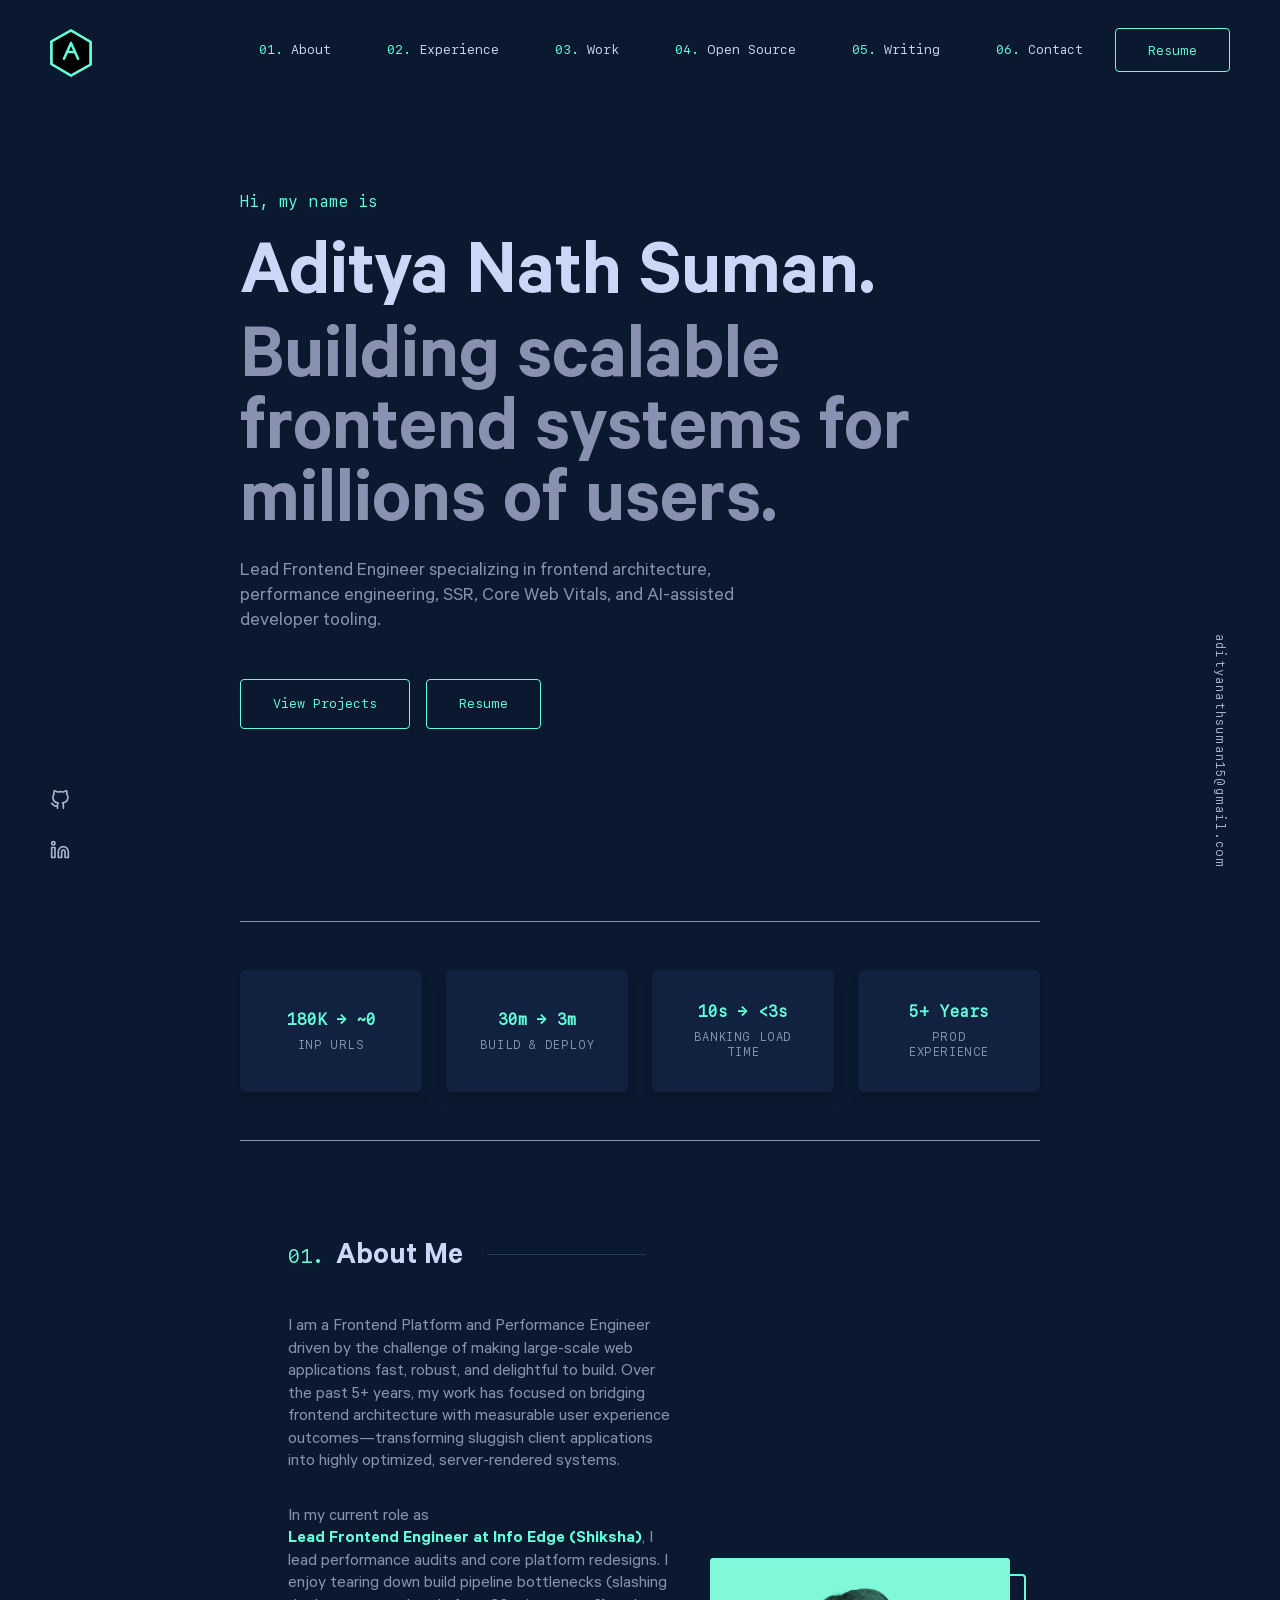
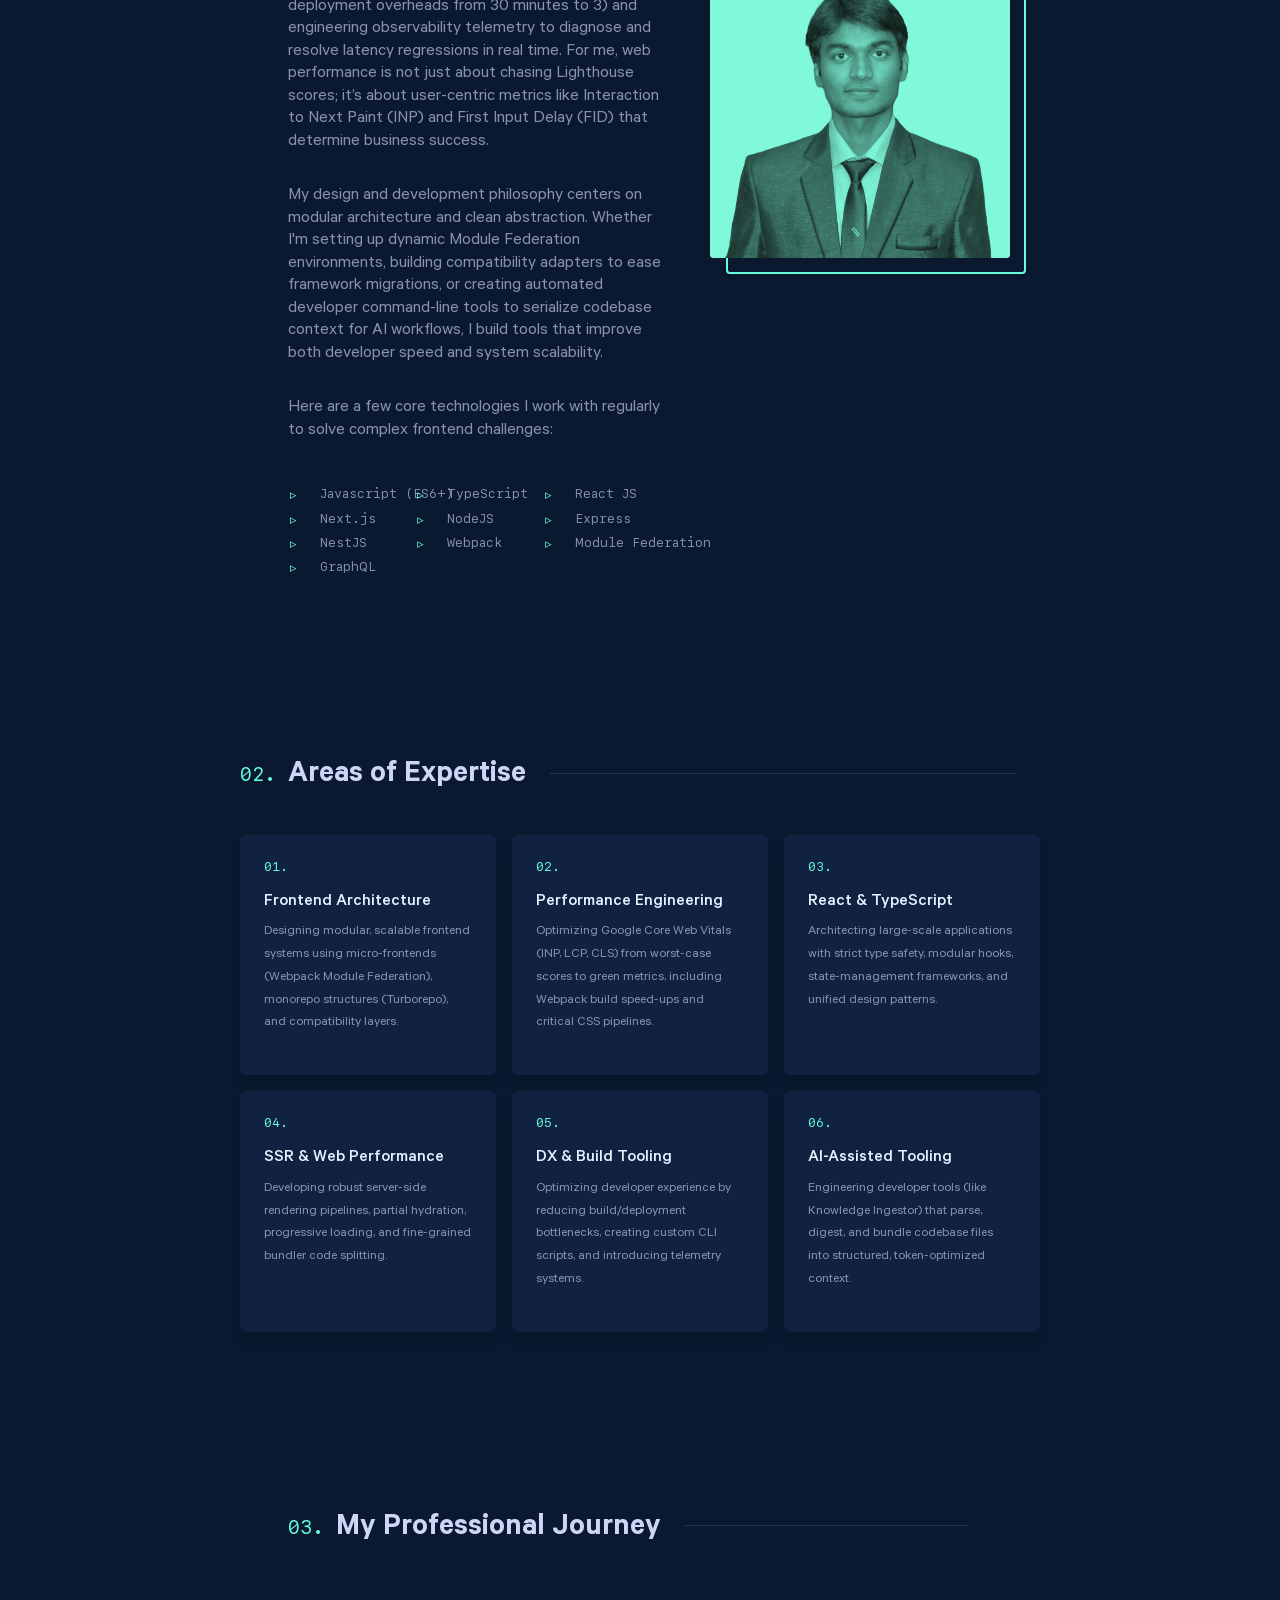
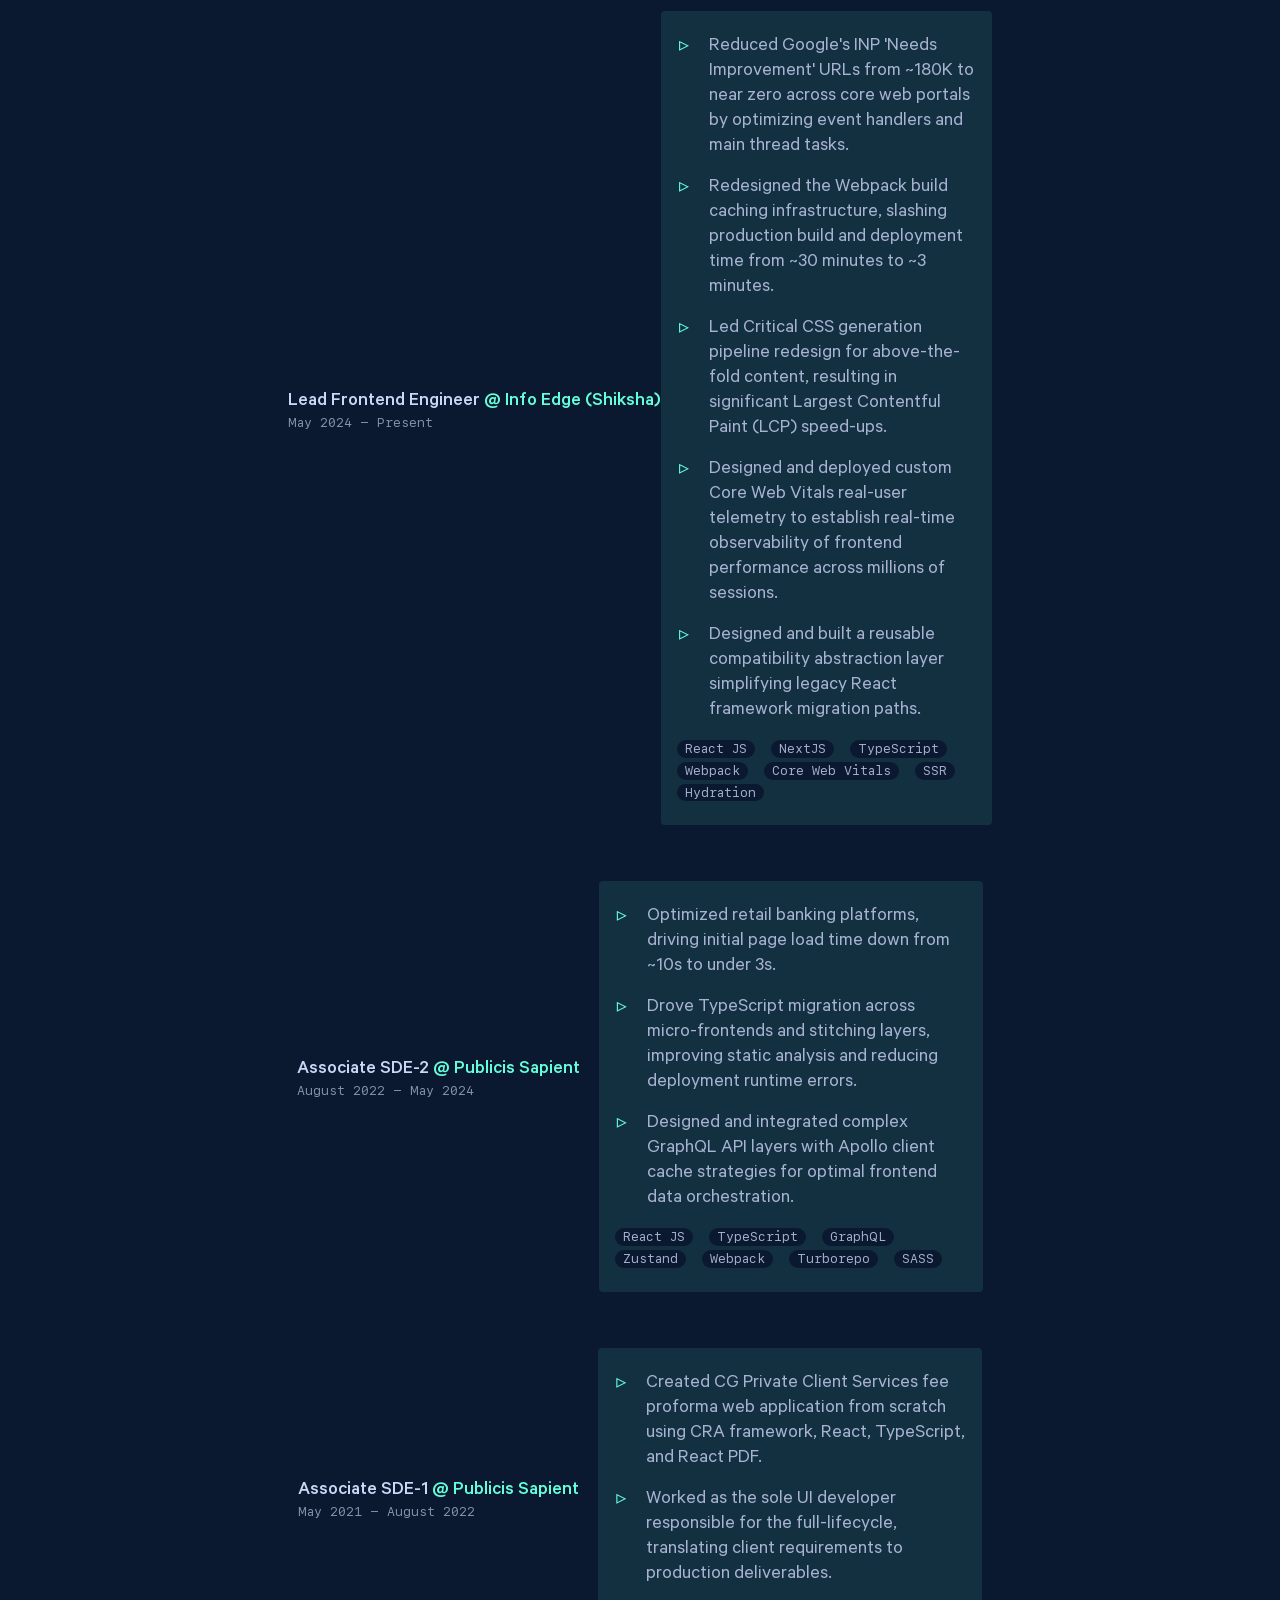
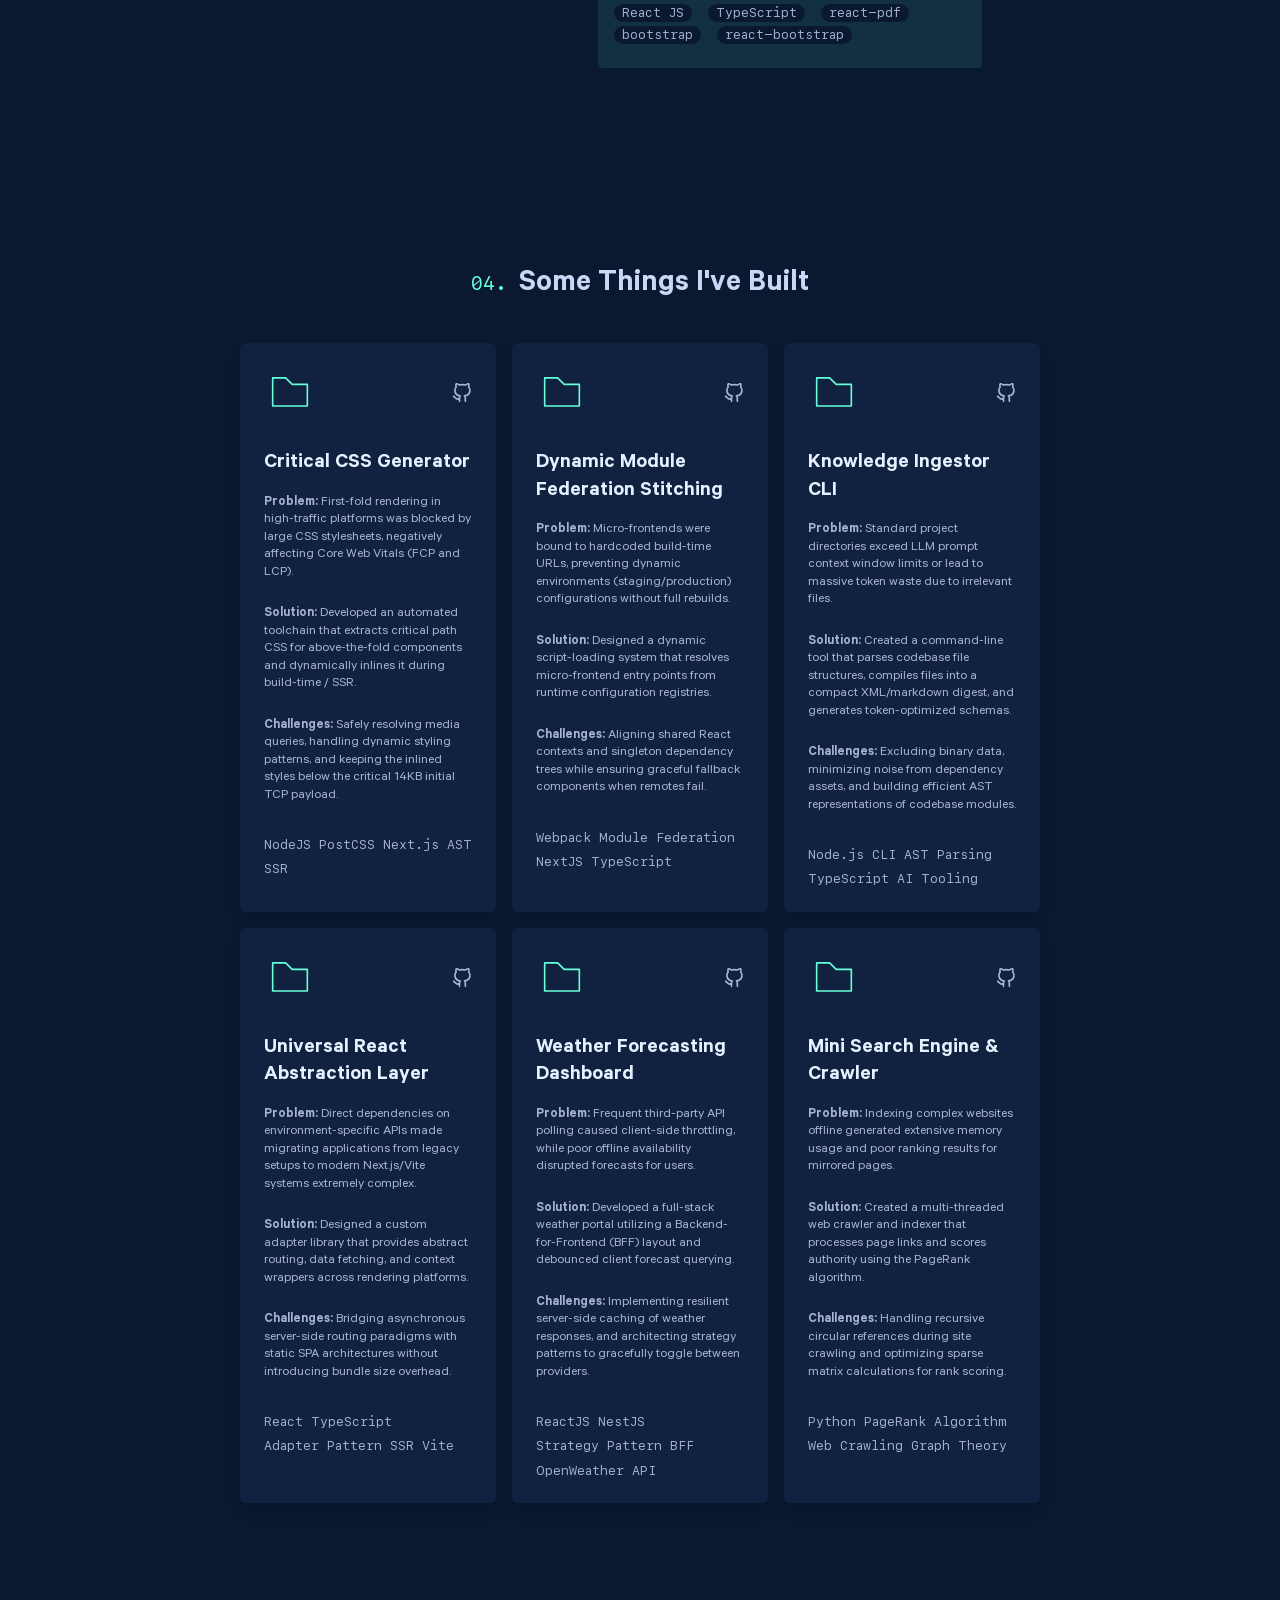
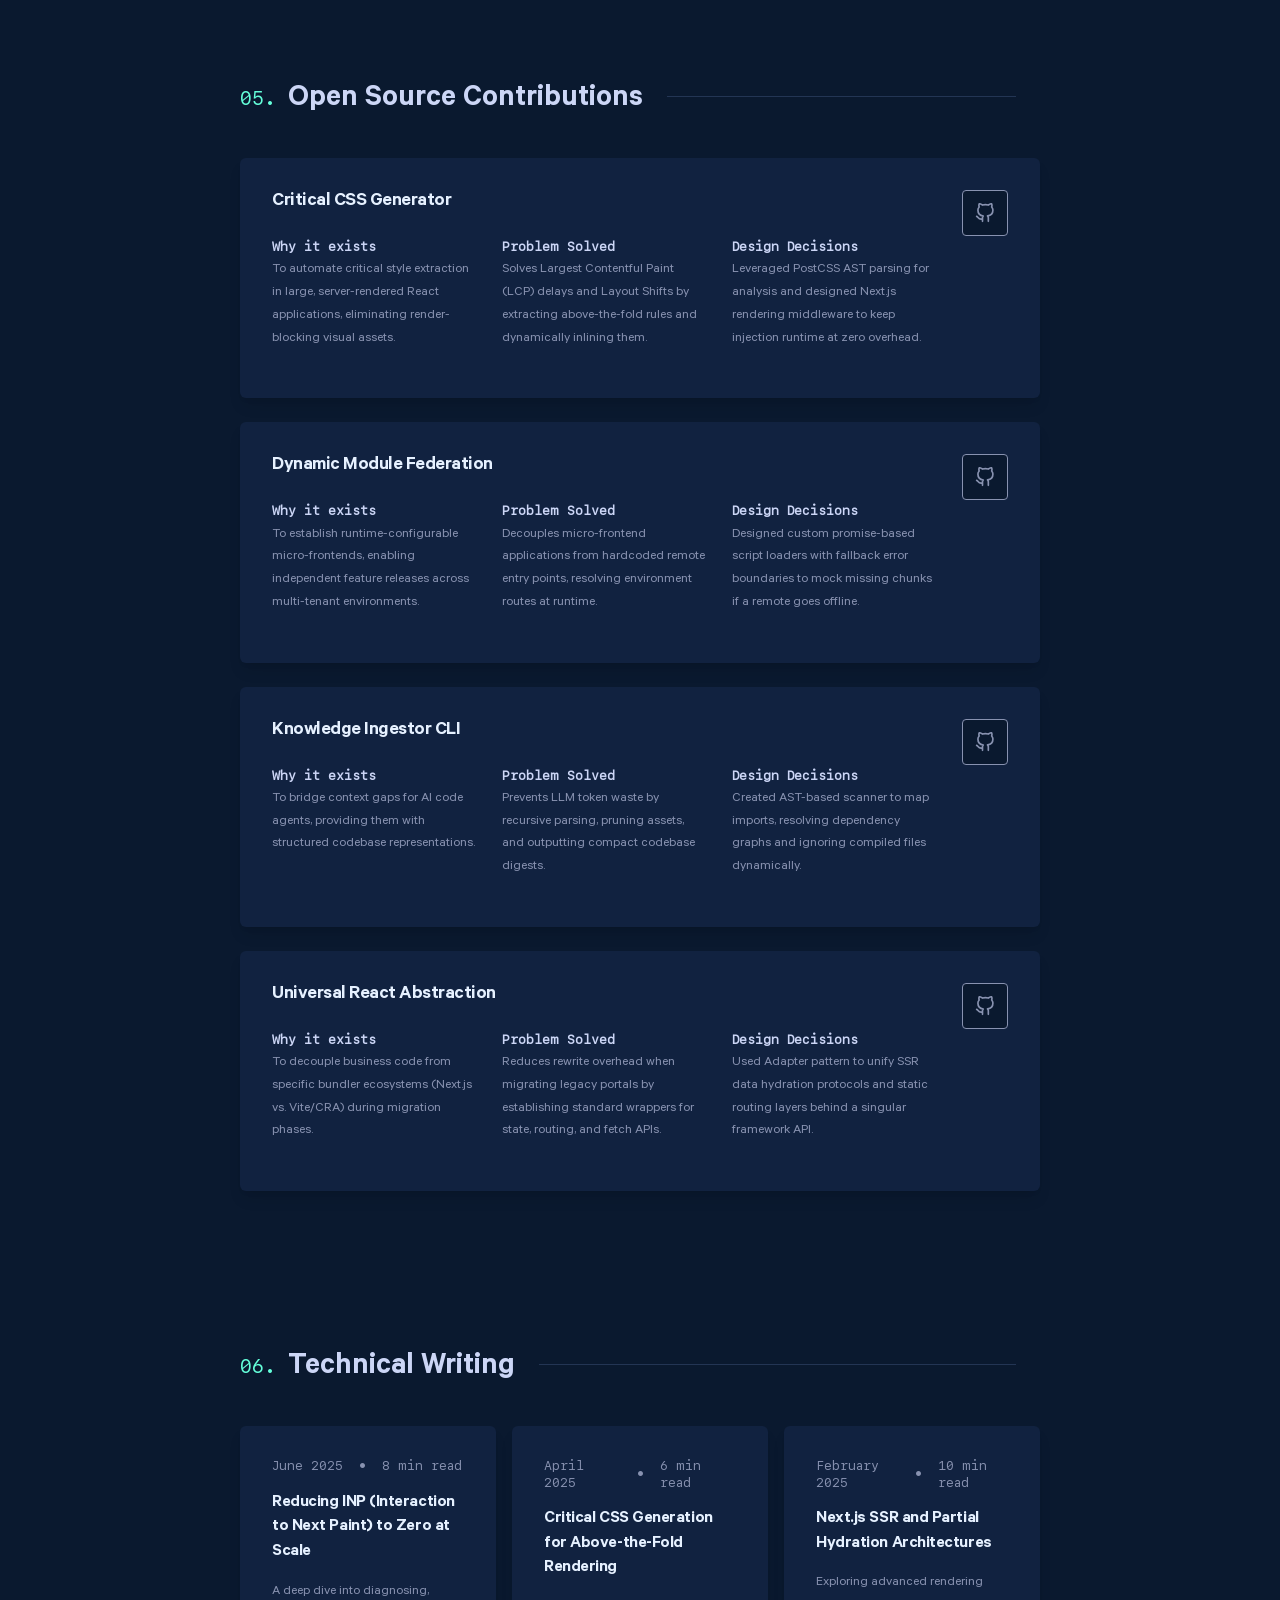
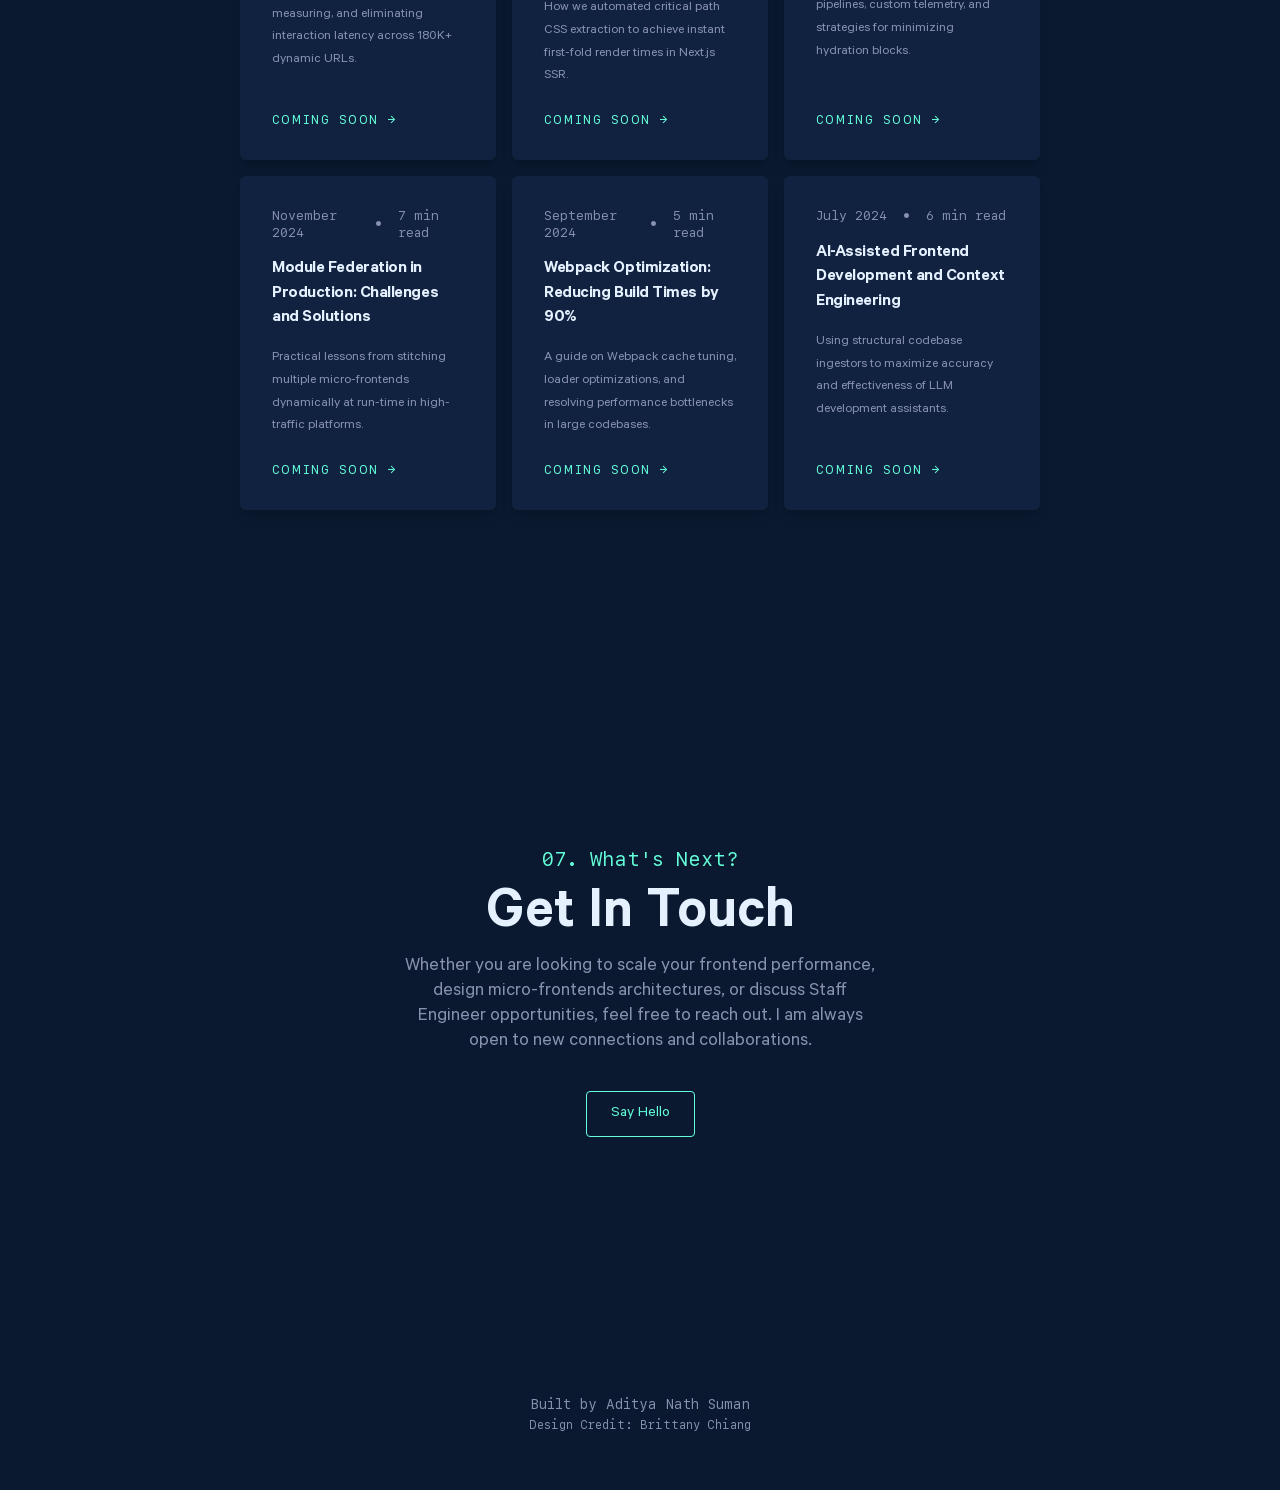
<file: index.html>
<!DOCTYPE html><html lang="en"><head><meta charSet="utf-8"/><meta name="viewport" content="width=device-width, initial-scale=1"/><link rel="stylesheet" href="/_next/static/css/c10b67a3f5bc426a.css" data-precedence="next"/><link rel="stylesheet" href="/_next/static/css/abfc468aa1453259.css" data-precedence="next"/><link rel="preload" as="script" fetchPriority="low" href="/_next/static/chunks/webpack-3f89859dacbfb25b.js"/><script src="/_next/static/chunks/fd9d1056-70a2e1238a66c14e.js" async=""></script><script src="/_next/static/chunks/23-ae7a9ee41bcada11.js" async=""></script><script src="/_next/static/chunks/main-app-6dd13efe0e96eb85.js" async=""></script><script src="/_next/static/chunks/173-453b58ff31b0736a.js" async=""></script><script src="/_next/static/chunks/app/page-15000abfe26d77f8.js" async=""></script><script src="/_next/static/chunks/app/layout-e225179432343a42.js" async=""></script><title>Aditya Nath Suman — Frontend Architect &amp; Staff Engineer</title><meta name="description" content="Lead Frontend Engineer and Architect specializing in high-scale frontend systems, performance engineering (INP, LCP optimization), SSR architectures, and custom developer tooling."/><meta name="author" content="Aditya Nath Suman"/><meta name="keywords" content="Frontend Architect,Staff Frontend Engineer,Performance Engineer,Core Web Vitals,Next.js,React,TypeScript,Module Federation,Webpack Optimization,Aditya Nath Suman"/><meta name="creator" content="Aditya Nath Suman"/><link rel="canonical" href="https://aditya-nath-suman-portfolio.vercel.app/"/><meta property="og:title" content="Aditya Nath Suman — Frontend Architect"/><meta property="og:description" content="Building scalable frontend systems for millions of users. Specialized in performance engineering, SSR, and monorepos."/><meta property="og:url" content="https://aditya-nath-suman-portfolio.vercel.app/"/><meta property="og:site_name" content="Aditya Nath Suman Portfolio"/><meta property="og:type" content="profile"/><meta property="profile:first_name" content="Aditya Nath"/><meta property="profile:last_name" content="Suman"/><meta property="profile:username" content="aditya-n-suman"/><meta name="twitter:card" content="summary_large_image"/><meta name="twitter:creator" content="@aditya_n_suman"/><meta name="twitter:title" content="Aditya Nath Suman — Frontend Architect"/><meta name="twitter:description" content="Building scalable frontend systems for millions of users. Specialized in performance engineering, SSR, and monorepos."/><link rel="icon" href="/favicon.ico" type="image/x-icon" sizes="16x16"/><script type="application/ld+json">{"@context":"https://schema.org","@type":"ProfilePage","mainEntity":{"@type":"Person","name":"Aditya Nath Suman","jobTitle":"Lead Frontend Engineer","worksFor":{"@type":"Organization","name":"Info Edge (Shiksha)"},"description":"Lead Frontend Engineer specializing in frontend architecture, performance engineering, SSR, Core Web Vitals, and developer tooling.","sameAs":["https://github.com/aditya-n-suman","https://www.linkedin.com/in/aditya-nath-suman/"]}}</script><script src="/_next/static/chunks/polyfills-78c92fac7aa8fdd8.js" noModule=""></script></head><body class=""><header class="fixed z-2 transition-all px-6 lg:px-[50px] h-[100px] w-full flex items-center  translate-y-0 bg-navy"><nav class="flex justify-between h-tab flex-1 font-mono items-center"><div class=""><a href="/" class="flex z-1 relative h-tab aspect-square text-green"><div class="absolute -z-1"><svg id="hex" xmlns="http://www.w3.org/2000/svg" role="img" viewBox="0 0 84 96" width="100%"><title>Hexagon</title><g transform="translate(3,3)"><polygon stroke="currentColor" stroke-width="5" stroke-linecap="round" stroke-linejoin="round" points="39 0 0 22 0 67 39 90 78 68 78 23" fill="currentColor"></polygon></g></svg></div><div class="z-1 hover:-translate-x-2.5 hover:-translate-y-2.5 fz-transition "><svg id="logo" xmlns="http://www.w3.org/2000/svg" role="img" viewBox="0 0 84 96" width="100%"><title>Logo</title><g transform="translate(3,3)"><polygon id="Shape" stroke="currentColor" stroke-width="5" stroke-linecap="round" stroke-linejoin="round" points="39 0 0 22 0 67 39 90 78 68 78 23"></polygon></g><g transform="translate(3,3)" stroke="currentColor" stroke-width="5" stroke-linecap="round"><polygon stroke-linejoin="round" points="31,43 39,25 47,43"></polygon><line x1="25" y1="56.5" x2="31" y2="43"></line><line x1="47" y1="43" x2="53" y2="56.5"></line></g></svg></div></a></div><div class="hidden md:flex gap-8 items-center text-xs h-full"><ol class="flex flex-col md:flex-row list-zero list-outside gap-6 lg:gap-14 "><li class="flex flex-col md:flex-row md:gap-2 items-center text-xs font-mono"><div class="text-green ">0<!-- -->1<!-- -->.</div><a href="#about" class="hover:text-green text-lg md:text-xs">About</a></li><li class="flex flex-col md:flex-row md:gap-2 items-center text-xs font-mono"><div class="text-green ">0<!-- -->2<!-- -->.</div><a href="#experience" class="hover:text-green text-lg md:text-xs">Experience</a></li><li class="flex flex-col md:flex-row md:gap-2 items-center text-xs font-mono"><div class="text-green ">0<!-- -->3<!-- -->.</div><a href="#work" class="hover:text-green text-lg md:text-xs">Work</a></li><li class="flex flex-col md:flex-row md:gap-2 items-center text-xs font-mono"><div class="text-green ">0<!-- -->4<!-- -->.</div><a href="#open source" class="hover:text-green text-lg md:text-xs">Open Source</a></li><li class="flex flex-col md:flex-row md:gap-2 items-center text-xs font-mono"><div class="text-green ">0<!-- -->5<!-- -->.</div><a href="#writing" class="hover:text-green text-lg md:text-xs">Writing</a></li><li class="flex flex-col md:flex-row md:gap-2 items-center text-xs font-mono"><div class="text-green ">0<!-- -->6<!-- -->.</div><a href="#contact" class="hover:text-green text-lg md:text-xs">Contact</a></li></ol><a href="/Aditya_nath_suman.pdf" download="" class="flex items-center text-green border-green border-1px rounded-1.5 px-12 md:px-8 py-3 pt-3.5 fz-transition hover:fz-shadow hover:fz-translate leading-4">Resume</a></div><div class="block md:hidden"><button class="text-green max-h-full w-[42px] aspect-square"><svg width="100%" height="100%" viewBox="0 0 24 24" fill="none" xmlns="http://www.w3.org/2000/svg"> <g id="SVGRepo_bgCarrier" stroke-width="0"></g><g id="SVGRepo_tracerCarrier" stroke-linecap="round" stroke-linejoin="round"></g><g id="SVGRepo_iconCarrier"><path d="M4 6H20M4 12H20M4 18H20" stroke="currentColor" stroke-width="2" stroke-linecap="round" stroke-linejoin="round"></path></g></svg></button></div><dialog class="bg-transparent relative m-0 h-screen max-h-none max-w-none w-screen modal-dialog"><div class="flex justify-end"><div class="bg-navy-light relative flex flex-col "><div class="absolute w-full flex justify-end pr-5 pt-6"><button autofocus="" class="text-green top-7 right-5 z-11"><svg width="42px" height="42px" viewBox="0 0 24 24" fill="none" xmlns="http://www.w3.org/2000/svg"><g id="SVGRepo_bgCarrier" stroke-width="0"></g><g id="SVGRepo_tracerCarrier" stroke-linecap="round" stroke-linejoin="round"></g><g id="SVGRepo_iconCarrier"><g id="Menu / Close_MD"><path id="Vector" d="M18 18L12 12M12 12L6 6M12 12L18 6M12 12L6 18" stroke="currentColor" stroke-width="2" stroke-linecap="round" stroke-linejoin="round"></path></g></g></svg></button></div><div class="flex-1"><div class="flex flex-wrap content-center px-10 h-screen"><nav class="flex gap-16 flex-col px-20 text-slate-light items-center"><ol class="flex flex-col md:flex-row list-zero list-outside gap-6 lg:gap-14 "><li class="flex flex-col md:flex-row md:gap-2 items-center text-xs font-mono"><div class="text-green ">0<!-- -->1<!-- -->.</div><a href="#about" class="hover:text-green text-lg md:text-xs">About</a></li><li class="flex flex-col md:flex-row md:gap-2 items-center text-xs font-mono"><div class="text-green ">0<!-- -->2<!-- -->.</div><a href="#experience" class="hover:text-green text-lg md:text-xs">Experience</a></li><li class="flex flex-col md:flex-row md:gap-2 items-center text-xs font-mono"><div class="text-green ">0<!-- -->3<!-- -->.</div><a href="#work" class="hover:text-green text-lg md:text-xs">Work</a></li><li class="flex flex-col md:flex-row md:gap-2 items-center text-xs font-mono"><div class="text-green ">0<!-- -->4<!-- -->.</div><a href="#open source" class="hover:text-green text-lg md:text-xs">Open Source</a></li><li class="flex flex-col md:flex-row md:gap-2 items-center text-xs font-mono"><div class="text-green ">0<!-- -->5<!-- -->.</div><a href="#writing" class="hover:text-green text-lg md:text-xs">Writing</a></li><li class="flex flex-col md:flex-row md:gap-2 items-center text-xs font-mono"><div class="text-green ">0<!-- -->6<!-- -->.</div><a href="#contact" class="hover:text-green text-lg md:text-xs">Contact</a></li></ol><a href="/Aditya_nath_suman.pdf" download="" class="flex items-center text-green border-green border-1px rounded-1.5 px-12 md:px-8 py-3 pt-3.5 fz-transition hover:fz-shadow hover:fz-translate leading-4">Resume</a></nav></div></div></div></div></dialog></nav></header><div class="hidden md:block fixed left-10 bottom-0 text-slate-light" aria-orientation="vertical"><ul class="flex flex-col after:fz-sidebar-line after:mt-5"><li><a href="https://github.com/aditya-n-suman" class="p-2.5 inline-block hover:-translate-y-2.5 hover:text-green fz-transition"><svg xmlns="http://www.w3.org/2000/svg" role="img" viewBox="0 0 24 24" fill="none" stroke="currentColor" stroke-width="2" stroke-linecap="round" stroke-linejoin="round" height="20px" width="20px" class="feather feather-github"><title>GitHub</title><path d="M9 19c-5 1.5-5-2.5-7-3m14 6v-3.87a3.37 3.37 0 0 0-.94-2.61c3.14-.35 6.44-1.54 6.44-7A5.44 5.44 0 0 0 20 4.77 5.07 5.07 0 0 0 19.91 1S18.73.65 16 2.48a13.38 13.38 0 0 0-7 0C6.27.65 5.09 1 5.09 1A5.07 5.07 0 0 0 5 4.77a5.44 5.44 0 0 0-1.5 3.78c0 5.42 3.3 6.61 6.44 7A3.37 3.37 0 0 0 9 18.13V22"></path></svg></a></li><li><a href="https://www.linkedin.com/in/aditya-nath-suman/" class="p-2.5 inline-block hover:-translate-y-2.5 hover:text-green fz-transition"><svg xmlns="http://www.w3.org/2000/svg" role="img" viewBox="0 0 24 24" fill="none" stroke="currentColor" stroke-width="2" stroke-linecap="round" stroke-linejoin="round" height="20px" width="20px" class="feather feather-linkedin"><title>LinkedIn</title><path d="M16 8a6 6 0 0 1 6 6v7h-4v-7a2 2 0 0 0-2-2 2 2 0 0 0-2 2v7h-4v-7a6 6 0 0 1 6-6z"></path><rect x="2" y="9" width="4" height="12"></rect><circle cx="4" cy="4" r="2"></circle></svg></a></li></ul></div><div class="hidden md:block fixed right-10 bottom-0 w-10 text-slate-light" aria-orientation="vertical"><div class="flex flex-col items-center leading-4.5 after:fz-sidebar-line after:mt-8"><a href="mailto:adityanathsuman15@gmail.com" class="fz-transition px-1.5 fz-vertical-rl text-xxs font-mono tracking-widest hover:text-green hover:-translate-y-1">adityanathsuman15@gmail.com</a></div></div><div class="px-8 sm:px-10 md:px-36 lg:px-60 w-full"><main class="font-sans text-slate content"><section id="content" class="flex flex-col justify-center py-48 min-h-screen"><h1 class="text-green text-md font-mono mb-6 md:mb-8">Hi, my name is</h1><div class="mb-4"><h2 class="big-heading font-extrabold mb-1 text-slate-lightest">Aditya Nath Suman.</h2><h3 class="big-heading font-extrabold mt-3">Building scalable frontend systems for millions of users.</h3></div><p class="text-lg md:text-xl max-w-lg mb-11 leading-tight">Lead Frontend Engineer specializing in frontend architecture, performance engineering, SSR, Core Web Vitals, and AI-assisted developer tooling.</p><div class="flex flex-wrap gap-4 items-center"><a href="#work" class="font-mono text-xs w-fit text-green border-green border-1px rounded-1.5 px-8 py-4 fz-transition hover:fz-shadow hover:fz-translate">View Projects</a><a href="/Aditya_nath_suman.pdf" download="" class="font-mono text-xs w-fit text-green border-green border-1px rounded-1.5 px-8 py-4 fz-transition hover:fz-shadow hover:fz-translate">Resume</a></div></section><section class="py-12 border-y border-lightest-navy w-full relative"><div class="grid grid-cols-2 lg:grid-cols-4 gap-6 w-full"><div class="rounded-md bg-navy-light p-6 md:p-8 flex flex-col justify-center items-center shadow-lg"><span class="text-2xl md:text-3xl font-extrabold text-green font-mono">180K → ~0</span><span class="mt-2 text-xxs font-mono uppercase tracking-wider text-slate text-center">INP URLs</span></div><div class="rounded-md bg-navy-light p-6 md:p-8 flex flex-col justify-center items-center shadow-lg"><span class="text-2xl md:text-3xl font-extrabold text-green font-mono">30m → 3m</span><span class="mt-2 text-xxs font-mono uppercase tracking-wider text-slate text-center">Build &amp; Deploy</span></div><div class="rounded-md bg-navy-light p-6 md:p-8 flex flex-col justify-center items-center shadow-lg"><span class="text-2xl md:text-3xl font-extrabold text-green font-mono">10s → &lt;3s</span><span class="mt-2 text-xxs font-mono uppercase tracking-wider text-slate text-center">Banking Load Time</span></div><div class="rounded-md bg-navy-light p-6 md:p-8 flex flex-col justify-center items-center shadow-lg"><span class="text-2xl md:text-3xl font-extrabold text-green font-mono">5+ Years</span><span class="mt-2 text-xxs font-mono uppercase tracking-wider text-slate text-center">Prod Experience</span></div></div></section><section id="about" class="lg:px-12 py-25 w-full flex flex-col gap-10 min-h-screen items-center lg:flex-row"><div class="lg:w-3/5 text-lg md:text-xl "><div class="flex items-center mb-10  w-full"><h2 class="numbered-heading font-extrabold">About Me</h2><hr class="flex-1 border-t-0 h-[1px] bg-navy-lightest -translate-y-1 ml-2 md:mx-6"/></div><div class="flex flex-col gap-4 text-base md:text-lg"><p>I am a Frontend Platform and Performance Engineer driven by the challenge of making large-scale web applications fast, robust, and delightful to build. Over the past 5+ years, my work has focused on bridging frontend architecture with measurable user experience outcomes—transforming sluggish client applications into highly optimized, server-rendered systems.</p><p>In my current role as <strong class="text-green text-nowrap">Lead Frontend Engineer at Info Edge (Shiksha)</strong>, I lead performance audits and core platform redesigns. I enjoy tearing down build pipeline bottlenecks (slashing deployment overheads from 30 minutes to 3) and engineering observability telemetry to diagnose and resolve latency regressions in real time. For me, web performance is not just about chasing Lighthouse scores; it’s about user-centric metrics like Interaction to Next Paint (INP) and First Input Delay (FID) that determine business success.</p><p>My design and development philosophy centers on modular architecture and clean abstraction. Whether I&#x27;m setting up dynamic Module Federation environments, building compatibility adapters to ease framework migrations, or creating automated developer command-line tools to serialize codebase context for AI workflows, I build tools that improve both developer speed and system scalability.</p><p>Here are a few core technologies I work with regularly to solve complex frontend challenges:</p></div><ul class="grid grid-cols-2 lg:grid-cols-3 font-mono text-xxs md:text-xs mt-6"><li class="with-dot text-nowrap my-1">Javascript (ES6+)</li><li class="with-dot text-nowrap my-1">TypeScript</li><li class="with-dot text-nowrap my-1">React JS</li><li class="with-dot text-nowrap my-1">Next.js</li><li class="with-dot text-nowrap my-1">NodeJS</li><li class="with-dot text-nowrap my-1">Express</li><li class="with-dot text-nowrap my-1">NestJS</li><li class="with-dot text-nowrap my-1">Webpack</li><li class="with-dot text-nowrap my-1">Module Federation</li><li class="with-dot text-nowrap my-1">GraphQL</li></ul></div><div class="lg:w-2/5 h-96"><div class="mt-10 profile-pic-container relative aspect-square h-75"><div class="img-container-child fz-transition absolute top-0 border-2 border-green rounded-1.5 h-75 aspect-square"></div><div class="img-container-child fz-transition"><img alt="picture of Aditya Nath Suman" loading="lazy" width="1080" height="1080" decoding="async" data-nimg="1" class="rounded-1.5 absolute hover:z-1 object-cover" style="color:transparent" src="/_next/static/media/me.e36ceeb7.jpeg"/><div class="absolute top-0 rounded-1.5 mix-blend-multiply bg-green opacity-80 h-75 aspect-square hover:hidden "></div></div></div></div></section><section id="expertise" class="py-20 w-full"><div class="flex items-center mb-10  w-full"><h2 class="numbered-heading font-extrabold">Areas of Expertise</h2><hr class="flex-1 border-t-0 h-[1px] bg-navy-lightest -translate-y-1 ml-2 md:mx-6"/></div><div class="grid grid-cols-1 md:grid-cols-2 lg:grid-cols-3 gap-4 mt-10"><div class="rounded-md bg-navy-light p-6 shadow-lg flex flex-col gap-4"><div class="flex items-center justify-between"><span class="font-mono text-green text-xs">0<!-- -->1<!-- -->.</span></div><div><h3 class="text-white font-semibold text-lg mb-2">Frontend Architecture</h3><p class="text-slate text-sm leading-relaxed">Designing modular, scalable frontend systems using micro-frontends (Webpack Module Federation), monorepo structures (Turborepo), and compatibility layers.</p></div></div><div class="rounded-md bg-navy-light p-6 shadow-lg flex flex-col gap-4"><div class="flex items-center justify-between"><span class="font-mono text-green text-xs">0<!-- -->2<!-- -->.</span></div><div><h3 class="text-white font-semibold text-lg mb-2">Performance Engineering</h3><p class="text-slate text-sm leading-relaxed">Optimizing Google Core Web Vitals (INP, LCP, CLS) from worst-case scores to green metrics, including Webpack build speed-ups and critical CSS pipelines.</p></div></div><div class="rounded-md bg-navy-light p-6 shadow-lg flex flex-col gap-4"><div class="flex items-center justify-between"><span class="font-mono text-green text-xs">0<!-- -->3<!-- -->.</span></div><div><h3 class="text-white font-semibold text-lg mb-2">React &amp; TypeScript</h3><p class="text-slate text-sm leading-relaxed">Architecting large-scale applications with strict type safety, modular hooks, state-management frameworks, and unified design patterns.</p></div></div><div class="rounded-md bg-navy-light p-6 shadow-lg flex flex-col gap-4"><div class="flex items-center justify-between"><span class="font-mono text-green text-xs">0<!-- -->4<!-- -->.</span></div><div><h3 class="text-white font-semibold text-lg mb-2">SSR &amp; Web Performance</h3><p class="text-slate text-sm leading-relaxed">Developing robust server-side rendering pipelines, partial hydration, progressive loading, and fine-grained bundler code splitting.</p></div></div><div class="rounded-md bg-navy-light p-6 shadow-lg flex flex-col gap-4"><div class="flex items-center justify-between"><span class="font-mono text-green text-xs">0<!-- -->5<!-- -->.</span></div><div><h3 class="text-white font-semibold text-lg mb-2">DX &amp; Build Tooling</h3><p class="text-slate text-sm leading-relaxed">Optimizing developer experience by reducing build/deployment bottlenecks, creating custom CLI scripts, and introducing telemetry systems.</p></div></div><div class="rounded-md bg-navy-light p-6 shadow-lg flex flex-col gap-4"><div class="flex items-center justify-between"><span class="font-mono text-green text-xs">0<!-- -->6<!-- -->.</span></div><div><h3 class="text-white font-semibold text-lg mb-2">AI-Assisted Tooling</h3><p class="text-slate text-sm leading-relaxed">Engineering developer tools (like Knowledge Ingestor) that parse, digest, and bundle codebase files into structured, token-optimized context.</p></div></div></div></section><section id="experience" class="lg:px-12 md:py-25 w-full mx-auto"><div class="flex items-center mb-10  w-full"><h2 class="numbered-heading font-extrabold">My Professional Journey</h2><hr class="flex-1 border-t-0 h-[1px] bg-navy-lightest -translate-y-1 ml-2 md:mx-6"/></div><div class="text-lg md:text-xl"><div class="flex flex-col gap-8"><div class="flex flex-wrap md:flex-nowrap mt-6 justify-around"><div class="flex items-center"><div class=""><h3 class="font-semibold text-slate-lightest text-nowrap">Lead Frontend Engineer<!-- --> <span class="text-green">@ <!-- -->Info Edge (Shiksha)</span></h3><p class="text-xs font-mono">May 2024<!-- --> - <!-- -->Present</p></div></div><div class="bg-green-tint bg-opacity-10 p-4 py-6 sm rounded-1.5 text-slate-light min-w-60 max-w-96"><ul class="flex flex-col gap-4 mb-4"><li class="experience-detail with-dot">Reduced Google&#x27;s INP &#x27;Needs Improvement&#x27; URLs from ~180K to near zero across core web portals by optimizing event handlers and main thread tasks.</li><li class="experience-detail with-dot">Redesigned the Webpack build caching infrastructure, slashing production build and deployment time from ~30 minutes to ~3 minutes.</li><li class="experience-detail with-dot">Led Critical CSS generation pipeline redesign for above-the-fold content, resulting in significant Largest Contentful Paint (LCP) speed-ups.</li><li class="experience-detail with-dot">Designed and deployed custom Core Web Vitals real-user telemetry to establish real-time observability of frontend performance across millions of sessions.</li><li class="experience-detail with-dot">Designed and built a reusable compatibility abstraction layer simplifying legacy React framework migration paths.</li></ul><ul class="flex flex-wrap gap-x-4 gap-y-1 text-xs leading-snug"><li class="font-mono bg-navy rounded-xl px-2">React JS</li><li class="font-mono bg-navy rounded-xl px-2">NextJS</li><li class="font-mono bg-navy rounded-xl px-2">TypeScript</li><li class="font-mono bg-navy rounded-xl px-2">Webpack</li><li class="font-mono bg-navy rounded-xl px-2">Core Web Vitals</li><li class="font-mono bg-navy rounded-xl px-2">SSR</li><li class="font-mono bg-navy rounded-xl px-2">Hydration</li></ul></div></div><div class="flex flex-wrap md:flex-nowrap mt-6 justify-around"><div class="flex items-center"><div class=""><h3 class="font-semibold text-slate-lightest text-nowrap">Associate SDE-2<!-- --> <span class="text-green">@ <!-- -->Publicis Sapient</span></h3><p class="text-xs font-mono">August 2022<!-- --> - <!-- -->May 2024</p></div></div><div class="bg-green-tint bg-opacity-10 p-4 py-6 sm rounded-1.5 text-slate-light min-w-60 max-w-96"><ul class="flex flex-col gap-4 mb-4"><li class="experience-detail with-dot">Optimized retail banking platforms, driving initial page load time down from ~10s to under 3s.</li><li class="experience-detail with-dot">Drove TypeScript migration across micro-frontends and stitching layers, improving static analysis and reducing deployment runtime errors.</li><li class="experience-detail with-dot">Designed and integrated complex GraphQL API layers with Apollo client cache strategies for optimal frontend data orchestration.</li></ul><ul class="flex flex-wrap gap-x-4 gap-y-1 text-xs leading-snug"><li class="font-mono bg-navy rounded-xl px-2">React JS</li><li class="font-mono bg-navy rounded-xl px-2">TypeScript</li><li class="font-mono bg-navy rounded-xl px-2">GraphQL</li><li class="font-mono bg-navy rounded-xl px-2">Zustand</li><li class="font-mono bg-navy rounded-xl px-2">Webpack</li><li class="font-mono bg-navy rounded-xl px-2">Turborepo</li><li class="font-mono bg-navy rounded-xl px-2">SASS</li></ul></div></div><div class="flex flex-wrap md:flex-nowrap mt-6 justify-around"><div class="flex items-center"><div class=""><h3 class="font-semibold text-slate-lightest text-nowrap">Associate SDE-1<!-- --> <span class="text-green">@ <!-- -->Publicis Sapient</span></h3><p class="text-xs font-mono">May 2021<!-- --> - <!-- -->August 2022</p></div></div><div class="bg-green-tint bg-opacity-10 p-4 py-6 sm rounded-1.5 text-slate-light min-w-60 max-w-96"><ul class="flex flex-col gap-4 mb-4"><li class="experience-detail with-dot">Created CG Private Client Services fee proforma web application from scratch using CRA framework, React, TypeScript, and React PDF.</li><li class="experience-detail with-dot">Worked as the sole UI developer responsible for the full-lifecycle, translating client requirements to production deliverables.</li></ul><ul class="flex flex-wrap gap-x-4 gap-y-1 text-xs leading-snug"><li class="font-mono bg-navy rounded-xl px-2">React JS</li><li class="font-mono bg-navy rounded-xl px-2">TypeScript</li><li class="font-mono bg-navy rounded-xl px-2">react-pdf</li><li class="font-mono bg-navy rounded-xl px-2">bootstrap</li><li class="font-mono bg-navy rounded-xl px-2">react-bootstrap</li></ul></div></div></div></div></section><section id="work" class="py-25"><div class="flex items-center mb-10  w-fit mx-auto"><h2 class="numbered-heading font-extrabold">Some Things I&#x27;ve Built</h2></div><div class="text-lg md:text-xl grid md:grid-cols-2 lg:grid-cols-3 gap-4"><div class="p-6 relative shadow-lg bg-navy-light rounded-md text-slate-light hover:-translate-y-3 fz-transition"><div><div class="flex items-center text-green justify-between mb-8"><svg height="52" viewBox="-4 -4 24.00 24.00" fill="none" xmlns="http://www.w3.org/2000/svg"><g id="SVGRepo_bgCarrier" stroke-width="1"></g><g id="SVGRepo_tracerCarrier" stroke-linecap="round" stroke-linejoin="round" stroke="currentColor" stroke-width="0.75"><path d="M0 1H6L9 4H16V14H0V1Z" fill="none"></path></g></svg><div class="flex gap-3 items-center text-slate-light"><a href="https://github.com/aditya-n-suman/critical-css" class=" hover:text-green" target="_blank" rel="noopener noreferrer"><svg xmlns="http://www.w3.org/2000/svg" role="img" viewBox="0 0 24 24" fill="none" stroke="currentColor" stroke-width="2" stroke-linecap="round" stroke-linejoin="round" height="20" class="feather feather-github"><title>GitHub</title><path d="M9 19c-5 1.5-5-2.5-7-3m14 6v-3.87a3.37 3.37 0 0 0-.94-2.61c3.14-.35 6.44-1.54 6.44-7A5.44 5.44 0 0 0 20 4.77 5.07 5.07 0 0 0 19.91 1S18.73.65 16 2.48a13.38 13.38 0 0 0-7 0C6.27.65 5.09 1 5.09 1A5.07 5.07 0 0 0 5 4.77a5.44 5.44 0 0 0-1.5 3.78c0 5.42 3.3 6.61 6.44 7A3.37 3.37 0 0 0 9 18.13V22"></path></svg></a></div></div><h3 class="text-white text-xxl font-extrabold mb-4">Critical CSS Generator</h3><div class="flex flex-col gap-2 text-sm text-slate-light"><p><strong class="text-zinc-200">Problem: </strong>First-fold rendering in high-traffic platforms was blocked by large CSS stylesheets, negatively affecting Core Web Vitals (FCP and LCP).</p><p><strong class="text-zinc-200">Solution: </strong>Developed an automated toolchain that extracts critical path CSS for above-the-fold components and dynamically inlines it during build-time / SSR.</p><p><strong class="text-zinc-200">Challenges: </strong>Safely resolving media queries, handling dynamic styling patterns, and keeping the inlined styles below the critical 14KB initial TCP payload.</p></div></div><div class="font-mono text-slate-light text-xxs md:text-xs flex flex-wrap gap-2 mt-4"><span class="">NodeJS</span><span class="">PostCSS</span><span class="">Next.js</span><span class="">AST</span><span class="">SSR</span></div></div><div class="p-6 relative shadow-lg bg-navy-light rounded-md text-slate-light hover:-translate-y-3 fz-transition"><div><div class="flex items-center text-green justify-between mb-8"><svg height="52" viewBox="-4 -4 24.00 24.00" fill="none" xmlns="http://www.w3.org/2000/svg"><g id="SVGRepo_bgCarrier" stroke-width="1"></g><g id="SVGRepo_tracerCarrier" stroke-linecap="round" stroke-linejoin="round" stroke="currentColor" stroke-width="0.75"><path d="M0 1H6L9 4H16V14H0V1Z" fill="none"></path></g></svg><div class="flex gap-3 items-center text-slate-light"><a href="https://github.com/abc-utils/dynamic-module-federation" class=" hover:text-green" target="_blank" rel="noopener noreferrer"><svg xmlns="http://www.w3.org/2000/svg" role="img" viewBox="0 0 24 24" fill="none" stroke="currentColor" stroke-width="2" stroke-linecap="round" stroke-linejoin="round" height="20" class="feather feather-github"><title>GitHub</title><path d="M9 19c-5 1.5-5-2.5-7-3m14 6v-3.87a3.37 3.37 0 0 0-.94-2.61c3.14-.35 6.44-1.54 6.44-7A5.44 5.44 0 0 0 20 4.77 5.07 5.07 0 0 0 19.91 1S18.73.65 16 2.48a13.38 13.38 0 0 0-7 0C6.27.65 5.09 1 5.09 1A5.07 5.07 0 0 0 5 4.77a5.44 5.44 0 0 0-1.5 3.78c0 5.42 3.3 6.61 6.44 7A3.37 3.37 0 0 0 9 18.13V22"></path></svg></a></div></div><h3 class="text-white text-xxl font-extrabold mb-4">Dynamic Module Federation Stitching</h3><div class="flex flex-col gap-2 text-sm text-slate-light"><p><strong class="text-zinc-200">Problem: </strong>Micro-frontends were bound to hardcoded build-time URLs, preventing dynamic environments (staging/production) configurations without full rebuilds.</p><p><strong class="text-zinc-200">Solution: </strong>Designed a dynamic script-loading system that resolves micro-frontend entry points from runtime configuration registries.</p><p><strong class="text-zinc-200">Challenges: </strong>Aligning shared React contexts and singleton dependency trees while ensuring graceful fallback components when remotes fail.</p></div></div><div class="font-mono text-slate-light text-xxs md:text-xs flex flex-wrap gap-2 mt-4"><span class="">Webpack</span><span class="">Module Federation</span><span class="">NextJS</span><span class="">TypeScript</span></div></div><div class="p-6 relative shadow-lg bg-navy-light rounded-md text-slate-light hover:-translate-y-3 fz-transition"><div><div class="flex items-center text-green justify-between mb-8"><svg height="52" viewBox="-4 -4 24.00 24.00" fill="none" xmlns="http://www.w3.org/2000/svg"><g id="SVGRepo_bgCarrier" stroke-width="1"></g><g id="SVGRepo_tracerCarrier" stroke-linecap="round" stroke-linejoin="round" stroke="currentColor" stroke-width="0.75"><path d="M0 1H6L9 4H16V14H0V1Z" fill="none"></path></g></svg><div class="flex gap-3 items-center text-slate-light"><a href="https://github.com/aditya-n-suman/knowledge-ingestor" class=" hover:text-green" target="_blank" rel="noopener noreferrer"><svg xmlns="http://www.w3.org/2000/svg" role="img" viewBox="0 0 24 24" fill="none" stroke="currentColor" stroke-width="2" stroke-linecap="round" stroke-linejoin="round" height="20" class="feather feather-github"><title>GitHub</title><path d="M9 19c-5 1.5-5-2.5-7-3m14 6v-3.87a3.37 3.37 0 0 0-.94-2.61c3.14-.35 6.44-1.54 6.44-7A5.44 5.44 0 0 0 20 4.77 5.07 5.07 0 0 0 19.91 1S18.73.65 16 2.48a13.38 13.38 0 0 0-7 0C6.27.65 5.09 1 5.09 1A5.07 5.07 0 0 0 5 4.77a5.44 5.44 0 0 0-1.5 3.78c0 5.42 3.3 6.61 6.44 7A3.37 3.37 0 0 0 9 18.13V22"></path></svg></a></div></div><h3 class="text-white text-xxl font-extrabold mb-4">Knowledge Ingestor CLI</h3><div class="flex flex-col gap-2 text-sm text-slate-light"><p><strong class="text-zinc-200">Problem: </strong>Standard project directories exceed LLM prompt context window limits or lead to massive token waste due to irrelevant files.</p><p><strong class="text-zinc-200">Solution: </strong>Created a command-line tool that parses codebase file structures, compiles files into a compact XML/markdown digest, and generates token-optimized schemas.</p><p><strong class="text-zinc-200">Challenges: </strong>Excluding binary data, minimizing noise from dependency assets, and building efficient AST representations of codebase modules.</p></div></div><div class="font-mono text-slate-light text-xxs md:text-xs flex flex-wrap gap-2 mt-4"><span class="">Node.js</span><span class="">CLI</span><span class="">AST Parsing</span><span class="">TypeScript</span><span class="">AI Tooling</span></div></div><div class="p-6 relative shadow-lg bg-navy-light rounded-md text-slate-light hover:-translate-y-3 fz-transition"><div><div class="flex items-center text-green justify-between mb-8"><svg height="52" viewBox="-4 -4 24.00 24.00" fill="none" xmlns="http://www.w3.org/2000/svg"><g id="SVGRepo_bgCarrier" stroke-width="1"></g><g id="SVGRepo_tracerCarrier" stroke-linecap="round" stroke-linejoin="round" stroke="currentColor" stroke-width="0.75"><path d="M0 1H6L9 4H16V14H0V1Z" fill="none"></path></g></svg><div class="flex gap-3 items-center text-slate-light"><a href="https://github.com/aditya-n-suman/universal-react-v2" class=" hover:text-green" target="_blank" rel="noopener noreferrer"><svg xmlns="http://www.w3.org/2000/svg" role="img" viewBox="0 0 24 24" fill="none" stroke="currentColor" stroke-width="2" stroke-linecap="round" stroke-linejoin="round" height="20" class="feather feather-github"><title>GitHub</title><path d="M9 19c-5 1.5-5-2.5-7-3m14 6v-3.87a3.37 3.37 0 0 0-.94-2.61c3.14-.35 6.44-1.54 6.44-7A5.44 5.44 0 0 0 20 4.77 5.07 5.07 0 0 0 19.91 1S18.73.65 16 2.48a13.38 13.38 0 0 0-7 0C6.27.65 5.09 1 5.09 1A5.07 5.07 0 0 0 5 4.77a5.44 5.44 0 0 0-1.5 3.78c0 5.42 3.3 6.61 6.44 7A3.37 3.37 0 0 0 9 18.13V22"></path></svg></a></div></div><h3 class="text-white text-xxl font-extrabold mb-4">Universal React Abstraction Layer</h3><div class="flex flex-col gap-2 text-sm text-slate-light"><p><strong class="text-zinc-200">Problem: </strong>Direct dependencies on environment-specific APIs made migrating applications from legacy setups to modern Next.js/Vite systems extremely complex.</p><p><strong class="text-zinc-200">Solution: </strong>Designed a custom adapter library that provides abstract routing, data fetching, and context wrappers across rendering platforms.</p><p><strong class="text-zinc-200">Challenges: </strong>Bridging asynchronous server-side routing paradigms with static SPA architectures without introducing bundle size overhead.</p></div></div><div class="font-mono text-slate-light text-xxs md:text-xs flex flex-wrap gap-2 mt-4"><span class="">React</span><span class="">TypeScript</span><span class="">Adapter Pattern</span><span class="">SSR</span><span class="">Vite</span></div></div><div class="p-6 relative shadow-lg bg-navy-light rounded-md text-slate-light hover:-translate-y-3 fz-transition"><div><div class="flex items-center text-green justify-between mb-8"><svg height="52" viewBox="-4 -4 24.00 24.00" fill="none" xmlns="http://www.w3.org/2000/svg"><g id="SVGRepo_bgCarrier" stroke-width="1"></g><g id="SVGRepo_tracerCarrier" stroke-linecap="round" stroke-linejoin="round" stroke="currentColor" stroke-width="0.75"><path d="M0 1H6L9 4H16V14H0V1Z" fill="none"></path></g></svg><div class="flex gap-3 items-center text-slate-light"><a href="https://github.com/aditya-n-suman/weather-prediction-be" class=" hover:text-green" target="_blank" rel="noopener noreferrer"><svg xmlns="http://www.w3.org/2000/svg" role="img" viewBox="0 0 24 24" fill="none" stroke="currentColor" stroke-width="2" stroke-linecap="round" stroke-linejoin="round" height="20" class="feather feather-github"><title>GitHub</title><path d="M9 19c-5 1.5-5-2.5-7-3m14 6v-3.87a3.37 3.37 0 0 0-.94-2.61c3.14-.35 6.44-1.54 6.44-7A5.44 5.44 0 0 0 20 4.77 5.07 5.07 0 0 0 19.91 1S18.73.65 16 2.48a13.38 13.38 0 0 0-7 0C6.27.65 5.09 1 5.09 1A5.07 5.07 0 0 0 5 4.77a5.44 5.44 0 0 0-1.5 3.78c0 5.42 3.3 6.61 6.44 7A3.37 3.37 0 0 0 9 18.13V22"></path></svg></a></div></div><h3 class="text-white text-xxl font-extrabold mb-4">Weather Forecasting Dashboard</h3><div class="flex flex-col gap-2 text-sm text-slate-light"><p><strong class="text-zinc-200">Problem: </strong>Frequent third-party API polling caused client-side throttling, while poor offline availability disrupted forecasts for users.</p><p><strong class="text-zinc-200">Solution: </strong>Developed a full-stack weather portal utilizing a Backend-for-Frontend (BFF) layout and debounced client forecast querying.</p><p><strong class="text-zinc-200">Challenges: </strong>Implementing resilient server-side caching of weather responses, and architecting strategy patterns to gracefully toggle between providers.</p></div></div><div class="font-mono text-slate-light text-xxs md:text-xs flex flex-wrap gap-2 mt-4"><span class="">ReactJS</span><span class="">NestJS</span><span class="">Strategy Pattern</span><span class="">BFF</span><span class="">OpenWeather API</span></div></div><div class="p-6 relative shadow-lg bg-navy-light rounded-md text-slate-light hover:-translate-y-3 fz-transition"><div><div class="flex items-center text-green justify-between mb-8"><svg height="52" viewBox="-4 -4 24.00 24.00" fill="none" xmlns="http://www.w3.org/2000/svg"><g id="SVGRepo_bgCarrier" stroke-width="1"></g><g id="SVGRepo_tracerCarrier" stroke-linecap="round" stroke-linejoin="round" stroke="currentColor" stroke-width="0.75"><path d="M0 1H6L9 4H16V14H0V1Z" fill="none"></path></g></svg><div class="flex gap-3 items-center text-slate-light"><a href="https://github.com/aditya-n-suman/mini-search-engine" class=" hover:text-green" target="_blank" rel="noopener noreferrer"><svg xmlns="http://www.w3.org/2000/svg" role="img" viewBox="0 0 24 24" fill="none" stroke="currentColor" stroke-width="2" stroke-linecap="round" stroke-linejoin="round" height="20" class="feather feather-github"><title>GitHub</title><path d="M9 19c-5 1.5-5-2.5-7-3m14 6v-3.87a3.37 3.37 0 0 0-.94-2.61c3.14-.35 6.44-1.54 6.44-7A5.44 5.44 0 0 0 20 4.77 5.07 5.07 0 0 0 19.91 1S18.73.65 16 2.48a13.38 13.38 0 0 0-7 0C6.27.65 5.09 1 5.09 1A5.07 5.07 0 0 0 5 4.77a5.44 5.44 0 0 0-1.5 3.78c0 5.42 3.3 6.61 6.44 7A3.37 3.37 0 0 0 9 18.13V22"></path></svg></a></div></div><h3 class="text-white text-xxl font-extrabold mb-4">Mini Search Engine &amp; Crawler</h3><div class="flex flex-col gap-2 text-sm text-slate-light"><p><strong class="text-zinc-200">Problem: </strong>Indexing complex websites offline generated extensive memory usage and poor ranking results for mirrored pages.</p><p><strong class="text-zinc-200">Solution: </strong>Created a multi-threaded web crawler and indexer that processes page links and scores authority using the PageRank algorithm.</p><p><strong class="text-zinc-200">Challenges: </strong>Handling recursive circular references during site crawling and optimizing sparse matrix calculations for rank scoring.</p></div></div><div class="font-mono text-slate-light text-xxs md:text-xs flex flex-wrap gap-2 mt-4"><span class="">Python</span><span class="">PageRank Algorithm</span><span class="">Web Crawling</span><span class="">Graph Theory</span></div></div></div></section><section id="open source" class="py-20 w-full"><div class="flex items-center mb-10  w-full"><h2 class="numbered-heading font-extrabold">Open Source Contributions</h2><hr class="flex-1 border-t-0 h-[1px] bg-navy-lightest -translate-y-1 ml-2 md:mx-6"/></div><div class="flex flex-col gap-6 mt-10 max-w-4xl"><div class="bg-navy-light p-6 md:p-8 rounded-md shadow-lg flex flex-col md:flex-row gap-6 justify-between items-start"><div class="flex-1 flex flex-col gap-4"><div class="flex justify-between items-center"><h3 class="text-xl font-bold text-white tracking-tight">Critical CSS Generator</h3><a href="https://github.com/aditya-n-suman/critical-css-generator" target="_blank" rel="noopener noreferrer" class="text-slate hover:text-green md:hidden" aria-label="View Critical CSS Generator repository"><svg xmlns="http://www.w3.org/2000/svg" role="img" viewBox="0 0 24 24" fill="none" stroke="currentColor" stroke-width="2" stroke-linecap="round" stroke-linejoin="round" height="20" class="feather feather-github"><title>GitHub</title><path d="M9 19c-5 1.5-5-2.5-7-3m14 6v-3.87a3.37 3.37 0 0 0-.94-2.61c3.14-.35 6.44-1.54 6.44-7A5.44 5.44 0 0 0 20 4.77 5.07 5.07 0 0 0 19.91 1S18.73.65 16 2.48a13.38 13.38 0 0 0-7 0C6.27.65 5.09 1 5.09 1A5.07 5.07 0 0 0 5 4.77a5.44 5.44 0 0 0-1.5 3.78c0 5.42 3.3 6.61 6.44 7A3.37 3.37 0 0 0 9 18.13V22"></path></svg></a></div><div class="grid grid-cols-1 md:grid-cols-3 gap-6 text-sm text-slate mt-2"><div><strong class="text-slate-lightest block mb-1 text-xs font-mono">Why it exists</strong><p class="leading-relaxed">To automate critical style extraction in large, server-rendered React applications, eliminating render-blocking visual assets.</p></div><div><strong class="text-slate-lightest block mb-1 text-xs font-mono">Problem Solved</strong><p class="leading-relaxed">Solves Largest Contentful Paint (LCP) delays and Layout Shifts by extracting above-the-fold rules and dynamically inlining them.</p></div><div><strong class="text-slate-lightest block mb-1 text-xs font-mono">Design Decisions</strong><p class="leading-relaxed">Leveraged PostCSS AST parsing for analysis and designed Next.js rendering middleware to keep injection runtime at zero overhead.</p></div></div></div><a href="https://github.com/aditya-n-suman/critical-css-generator" target="_blank" rel="noopener noreferrer" class="hidden md:flex p-3 bg-navy border border-lightest-navy rounded text-slate hover:text-green transition duration-200" aria-label="View Critical CSS Generator repository"><svg xmlns="http://www.w3.org/2000/svg" role="img" viewBox="0 0 24 24" fill="none" stroke="currentColor" stroke-width="2" stroke-linecap="round" stroke-linejoin="round" height="20" class="feather feather-github"><title>GitHub</title><path d="M9 19c-5 1.5-5-2.5-7-3m14 6v-3.87a3.37 3.37 0 0 0-.94-2.61c3.14-.35 6.44-1.54 6.44-7A5.44 5.44 0 0 0 20 4.77 5.07 5.07 0 0 0 19.91 1S18.73.65 16 2.48a13.38 13.38 0 0 0-7 0C6.27.65 5.09 1 5.09 1A5.07 5.07 0 0 0 5 4.77a5.44 5.44 0 0 0-1.5 3.78c0 5.42 3.3 6.61 6.44 7A3.37 3.37 0 0 0 9 18.13V22"></path></svg></a></div><div class="bg-navy-light p-6 md:p-8 rounded-md shadow-lg flex flex-col md:flex-row gap-6 justify-between items-start"><div class="flex-1 flex flex-col gap-4"><div class="flex justify-between items-center"><h3 class="text-xl font-bold text-white tracking-tight">Dynamic Module Federation</h3><a href="https://github.com/aditya-n-suman/dynamic-module-federation" target="_blank" rel="noopener noreferrer" class="text-slate hover:text-green md:hidden" aria-label="View Dynamic Module Federation repository"><svg xmlns="http://www.w3.org/2000/svg" role="img" viewBox="0 0 24 24" fill="none" stroke="currentColor" stroke-width="2" stroke-linecap="round" stroke-linejoin="round" height="20" class="feather feather-github"><title>GitHub</title><path d="M9 19c-5 1.5-5-2.5-7-3m14 6v-3.87a3.37 3.37 0 0 0-.94-2.61c3.14-.35 6.44-1.54 6.44-7A5.44 5.44 0 0 0 20 4.77 5.07 5.07 0 0 0 19.91 1S18.73.65 16 2.48a13.38 13.38 0 0 0-7 0C6.27.65 5.09 1 5.09 1A5.07 5.07 0 0 0 5 4.77a5.44 5.44 0 0 0-1.5 3.78c0 5.42 3.3 6.61 6.44 7A3.37 3.37 0 0 0 9 18.13V22"></path></svg></a></div><div class="grid grid-cols-1 md:grid-cols-3 gap-6 text-sm text-slate mt-2"><div><strong class="text-slate-lightest block mb-1 text-xs font-mono">Why it exists</strong><p class="leading-relaxed">To establish runtime-configurable micro-frontends, enabling independent feature releases across multi-tenant environments.</p></div><div><strong class="text-slate-lightest block mb-1 text-xs font-mono">Problem Solved</strong><p class="leading-relaxed">Decouples micro-frontend applications from hardcoded remote entry points, resolving environment routes at runtime.</p></div><div><strong class="text-slate-lightest block mb-1 text-xs font-mono">Design Decisions</strong><p class="leading-relaxed">Designed custom promise-based script loaders with fallback error boundaries to mock missing chunks if a remote goes offline.</p></div></div></div><a href="https://github.com/aditya-n-suman/dynamic-module-federation" target="_blank" rel="noopener noreferrer" class="hidden md:flex p-3 bg-navy border border-lightest-navy rounded text-slate hover:text-green transition duration-200" aria-label="View Dynamic Module Federation repository"><svg xmlns="http://www.w3.org/2000/svg" role="img" viewBox="0 0 24 24" fill="none" stroke="currentColor" stroke-width="2" stroke-linecap="round" stroke-linejoin="round" height="20" class="feather feather-github"><title>GitHub</title><path d="M9 19c-5 1.5-5-2.5-7-3m14 6v-3.87a3.37 3.37 0 0 0-.94-2.61c3.14-.35 6.44-1.54 6.44-7A5.44 5.44 0 0 0 20 4.77 5.07 5.07 0 0 0 19.91 1S18.73.65 16 2.48a13.38 13.38 0 0 0-7 0C6.27.65 5.09 1 5.09 1A5.07 5.07 0 0 0 5 4.77a5.44 5.44 0 0 0-1.5 3.78c0 5.42 3.3 6.61 6.44 7A3.37 3.37 0 0 0 9 18.13V22"></path></svg></a></div><div class="bg-navy-light p-6 md:p-8 rounded-md shadow-lg flex flex-col md:flex-row gap-6 justify-between items-start"><div class="flex-1 flex flex-col gap-4"><div class="flex justify-between items-center"><h3 class="text-xl font-bold text-white tracking-tight">Knowledge Ingestor CLI</h3><a href="https://github.com/aditya-n-suman/knowledge-ingestor" target="_blank" rel="noopener noreferrer" class="text-slate hover:text-green md:hidden" aria-label="View Knowledge Ingestor CLI repository"><svg xmlns="http://www.w3.org/2000/svg" role="img" viewBox="0 0 24 24" fill="none" stroke="currentColor" stroke-width="2" stroke-linecap="round" stroke-linejoin="round" height="20" class="feather feather-github"><title>GitHub</title><path d="M9 19c-5 1.5-5-2.5-7-3m14 6v-3.87a3.37 3.37 0 0 0-.94-2.61c3.14-.35 6.44-1.54 6.44-7A5.44 5.44 0 0 0 20 4.77 5.07 5.07 0 0 0 19.91 1S18.73.65 16 2.48a13.38 13.38 0 0 0-7 0C6.27.65 5.09 1 5.09 1A5.07 5.07 0 0 0 5 4.77a5.44 5.44 0 0 0-1.5 3.78c0 5.42 3.3 6.61 6.44 7A3.37 3.37 0 0 0 9 18.13V22"></path></svg></a></div><div class="grid grid-cols-1 md:grid-cols-3 gap-6 text-sm text-slate mt-2"><div><strong class="text-slate-lightest block mb-1 text-xs font-mono">Why it exists</strong><p class="leading-relaxed">To bridge context gaps for AI code agents, providing them with structured codebase representations.</p></div><div><strong class="text-slate-lightest block mb-1 text-xs font-mono">Problem Solved</strong><p class="leading-relaxed">Prevents LLM token waste by recursive parsing, pruning assets, and outputting compact codebase digests.</p></div><div><strong class="text-slate-lightest block mb-1 text-xs font-mono">Design Decisions</strong><p class="leading-relaxed">Created AST-based scanner to map imports, resolving dependency graphs and ignoring compiled files dynamically.</p></div></div></div><a href="https://github.com/aditya-n-suman/knowledge-ingestor" target="_blank" rel="noopener noreferrer" class="hidden md:flex p-3 bg-navy border border-lightest-navy rounded text-slate hover:text-green transition duration-200" aria-label="View Knowledge Ingestor CLI repository"><svg xmlns="http://www.w3.org/2000/svg" role="img" viewBox="0 0 24 24" fill="none" stroke="currentColor" stroke-width="2" stroke-linecap="round" stroke-linejoin="round" height="20" class="feather feather-github"><title>GitHub</title><path d="M9 19c-5 1.5-5-2.5-7-3m14 6v-3.87a3.37 3.37 0 0 0-.94-2.61c3.14-.35 6.44-1.54 6.44-7A5.44 5.44 0 0 0 20 4.77 5.07 5.07 0 0 0 19.91 1S18.73.65 16 2.48a13.38 13.38 0 0 0-7 0C6.27.65 5.09 1 5.09 1A5.07 5.07 0 0 0 5 4.77a5.44 5.44 0 0 0-1.5 3.78c0 5.42 3.3 6.61 6.44 7A3.37 3.37 0 0 0 9 18.13V22"></path></svg></a></div><div class="bg-navy-light p-6 md:p-8 rounded-md shadow-lg flex flex-col md:flex-row gap-6 justify-between items-start"><div class="flex-1 flex flex-col gap-4"><div class="flex justify-between items-center"><h3 class="text-xl font-bold text-white tracking-tight">Universal React Abstraction</h3><a href="https://github.com/aditya-n-suman/universal-react" target="_blank" rel="noopener noreferrer" class="text-slate hover:text-green md:hidden" aria-label="View Universal React Abstraction repository"><svg xmlns="http://www.w3.org/2000/svg" role="img" viewBox="0 0 24 24" fill="none" stroke="currentColor" stroke-width="2" stroke-linecap="round" stroke-linejoin="round" height="20" class="feather feather-github"><title>GitHub</title><path d="M9 19c-5 1.5-5-2.5-7-3m14 6v-3.87a3.37 3.37 0 0 0-.94-2.61c3.14-.35 6.44-1.54 6.44-7A5.44 5.44 0 0 0 20 4.77 5.07 5.07 0 0 0 19.91 1S18.73.65 16 2.48a13.38 13.38 0 0 0-7 0C6.27.65 5.09 1 5.09 1A5.07 5.07 0 0 0 5 4.77a5.44 5.44 0 0 0-1.5 3.78c0 5.42 3.3 6.61 6.44 7A3.37 3.37 0 0 0 9 18.13V22"></path></svg></a></div><div class="grid grid-cols-1 md:grid-cols-3 gap-6 text-sm text-slate mt-2"><div><strong class="text-slate-lightest block mb-1 text-xs font-mono">Why it exists</strong><p class="leading-relaxed">To decouple business code from specific bundler ecosystems (Next.js vs. Vite/CRA) during migration phases.</p></div><div><strong class="text-slate-lightest block mb-1 text-xs font-mono">Problem Solved</strong><p class="leading-relaxed">Reduces rewrite overhead when migrating legacy portals by establishing standard wrappers for state, routing, and fetch APIs.</p></div><div><strong class="text-slate-lightest block mb-1 text-xs font-mono">Design Decisions</strong><p class="leading-relaxed">Used Adapter pattern to unify SSR data hydration protocols and static routing layers behind a singular framework API.</p></div></div></div><a href="https://github.com/aditya-n-suman/universal-react" target="_blank" rel="noopener noreferrer" class="hidden md:flex p-3 bg-navy border border-lightest-navy rounded text-slate hover:text-green transition duration-200" aria-label="View Universal React Abstraction repository"><svg xmlns="http://www.w3.org/2000/svg" role="img" viewBox="0 0 24 24" fill="none" stroke="currentColor" stroke-width="2" stroke-linecap="round" stroke-linejoin="round" height="20" class="feather feather-github"><title>GitHub</title><path d="M9 19c-5 1.5-5-2.5-7-3m14 6v-3.87a3.37 3.37 0 0 0-.94-2.61c3.14-.35 6.44-1.54 6.44-7A5.44 5.44 0 0 0 20 4.77 5.07 5.07 0 0 0 19.91 1S18.73.65 16 2.48a13.38 13.38 0 0 0-7 0C6.27.65 5.09 1 5.09 1A5.07 5.07 0 0 0 5 4.77a5.44 5.44 0 0 0-1.5 3.78c0 5.42 3.3 6.61 6.44 7A3.37 3.37 0 0 0 9 18.13V22"></path></svg></a></div></div></section><section id="writing" class="py-20 w-full"><div class="flex items-center mb-10  w-full"><h2 class="numbered-heading font-extrabold">Technical Writing</h2><hr class="flex-1 border-t-0 h-[1px] bg-navy-lightest -translate-y-1 ml-2 md:mx-6"/></div><div class="grid grid-cols-1 md:grid-cols-2 lg:grid-cols-3 gap-4 mt-10"><div class="bg-navy-light p-6 md:p-8 rounded-md shadow-lg flex flex-col justify-between h-full"><div><div class="flex gap-4 items-center text-xs font-mono text-slate mb-4"><span>June 2025</span><span>•</span><span>8 min read</span></div><h3 class="text-white text-lg font-bold mb-4 tracking-tight leading-snug">Reducing INP (Interaction to Next Paint) to Zero at Scale</h3><p class="text-slate text-sm leading-relaxed mb-6">A deep dive into diagnosing, measuring, and eliminating interaction latency across 180K+ dynamic URLs.</p></div><div class="text-xs font-mono text-green uppercase tracking-widest inline-flex items-center gap-1.5 cursor-pointer select-none">Coming Soon →</div></div><div class="bg-navy-light p-6 md:p-8 rounded-md shadow-lg flex flex-col justify-between h-full"><div><div class="flex gap-4 items-center text-xs font-mono text-slate mb-4"><span>April 2025</span><span>•</span><span>6 min read</span></div><h3 class="text-white text-lg font-bold mb-4 tracking-tight leading-snug">Critical CSS Generation for Above-the-Fold Rendering</h3><p class="text-slate text-sm leading-relaxed mb-6">How we automated critical path CSS extraction to achieve instant first-fold render times in Next.js SSR.</p></div><div class="text-xs font-mono text-green uppercase tracking-widest inline-flex items-center gap-1.5 cursor-pointer select-none">Coming Soon →</div></div><div class="bg-navy-light p-6 md:p-8 rounded-md shadow-lg flex flex-col justify-between h-full"><div><div class="flex gap-4 items-center text-xs font-mono text-slate mb-4"><span>February 2025</span><span>•</span><span>10 min read</span></div><h3 class="text-white text-lg font-bold mb-4 tracking-tight leading-snug">Next.js SSR and Partial Hydration Architectures</h3><p class="text-slate text-sm leading-relaxed mb-6">Exploring advanced rendering pipelines, custom telemetry, and strategies for minimizing hydration blocks.</p></div><div class="text-xs font-mono text-green uppercase tracking-widest inline-flex items-center gap-1.5 cursor-pointer select-none">Coming Soon →</div></div><div class="bg-navy-light p-6 md:p-8 rounded-md shadow-lg flex flex-col justify-between h-full"><div><div class="flex gap-4 items-center text-xs font-mono text-slate mb-4"><span>November 2024</span><span>•</span><span>7 min read</span></div><h3 class="text-white text-lg font-bold mb-4 tracking-tight leading-snug">Module Federation in Production: Challenges and Solutions</h3><p class="text-slate text-sm leading-relaxed mb-6">Practical lessons from stitching multiple micro-frontends dynamically at run-time in high-traffic platforms.</p></div><div class="text-xs font-mono text-green uppercase tracking-widest inline-flex items-center gap-1.5 cursor-pointer select-none">Coming Soon →</div></div><div class="bg-navy-light p-6 md:p-8 rounded-md shadow-lg flex flex-col justify-between h-full"><div><div class="flex gap-4 items-center text-xs font-mono text-slate mb-4"><span>September 2024</span><span>•</span><span>5 min read</span></div><h3 class="text-white text-lg font-bold mb-4 tracking-tight leading-snug">Webpack Optimization: Reducing Build Times by 90%</h3><p class="text-slate text-sm leading-relaxed mb-6">A guide on Webpack cache tuning, loader optimizations, and resolving performance bottlenecks in large codebases.</p></div><div class="text-xs font-mono text-green uppercase tracking-widest inline-flex items-center gap-1.5 cursor-pointer select-none">Coming Soon →</div></div><div class="bg-navy-light p-6 md:p-8 rounded-md shadow-lg flex flex-col justify-between h-full"><div><div class="flex gap-4 items-center text-xs font-mono text-slate mb-4"><span>July 2024</span><span>•</span><span>6 min read</span></div><h3 class="text-white text-lg font-bold mb-4 tracking-tight leading-snug">AI-Assisted Frontend Development and Context Engineering</h3><p class="text-slate text-sm leading-relaxed mb-6">Using structural codebase ingestors to maximize accuracy and effectiveness of LLM development assistants.</p></div><div class="text-xs font-mono text-green uppercase tracking-widest inline-flex items-center gap-1.5 cursor-pointer select-none">Coming Soon →</div></div></div></section><section id="contact" class="flex flex-col items-center min-h-screen md:pt-25 lg:w-3/5 mx-auto"><div class="flex-1 flex flex-col items-center justify-center"><h2 class="whats-next font-extrabold text-white flex flex-col items-center gap-2">Get In Touch</h2><div class="text-lg md:text-xl mb-9 text-center text-slate">Whether you are looking to scale your frontend performance, design micro-frontends architectures, or discuss Staff Engineer opportunities, feel free to reach out. I am always open to new connections and collaborations.</div><a href="mailto:adityanathsuman15@gmail.com?subject=Reaching%20out%20for%20a%20project%20idea&amp;body=%0A%20%20Hi,%0A%20%20%20%20I%20read%20your%20portfolio%20and%20would%20love%20to%20connect%20with%20you.%0A" class="flex items-center text-green border-green border-1px rounded-1.5 px-6 py-3 fz-transition hover:fz-shadow hover:fz-translate">Say Hello</a></div><footer class="text-center md:pt-25 pb-10"><ul class="flex md:hidden flex-row justify-center after:fz-sidebar-line after:mt-5 mb-6"><li><a href="https://github.com/aditya-n-suman" class="p-2.5 inline-block hover:-translate-y-2.5 hover:text-green fz-transition text-slate-light"><svg xmlns="http://www.w3.org/2000/svg" role="img" viewBox="0 0 24 24" fill="none" stroke="currentColor" stroke-width="2" stroke-linecap="round" stroke-linejoin="round" height="20px" width="20px" class="feather feather-github"><title>GitHub</title><path d="M9 19c-5 1.5-5-2.5-7-3m14 6v-3.87a3.37 3.37 0 0 0-.94-2.61c3.14-.35 6.44-1.54 6.44-7A5.44 5.44 0 0 0 20 4.77 5.07 5.07 0 0 0 19.91 1S18.73.65 16 2.48a13.38 13.38 0 0 0-7 0C6.27.65 5.09 1 5.09 1A5.07 5.07 0 0 0 5 4.77a5.44 5.44 0 0 0-1.5 3.78c0 5.42 3.3 6.61 6.44 7A3.37 3.37 0 0 0 9 18.13V22"></path></svg></a></li><li><a href="https://www.linkedin.com/in/aditya-nath-suman/" class="p-2.5 inline-block hover:-translate-y-2.5 hover:text-green fz-transition text-slate-light"><svg xmlns="http://www.w3.org/2000/svg" role="img" viewBox="0 0 24 24" fill="none" stroke="currentColor" stroke-width="2" stroke-linecap="round" stroke-linejoin="round" height="20px" width="20px" class="feather feather-linkedin"><title>LinkedIn</title><path d="M16 8a6 6 0 0 1 6 6v7h-4v-7a2 2 0 0 0-2-2 2 2 0 0 0-2 2v7h-4v-7a6 6 0 0 1 6-6z"></path><rect x="2" y="9" width="4" height="12"></rect><circle cx="4" cy="4" r="2"></circle></svg></a></li></ul><p class="font-mono leading-tight text-slate"><a href="https://www.linkedin.com/in/aditya-nath-suman" target="_blank" rel="noopener noreferrer" class="text-sm hover:text-green ">Built by Aditya Nath Suman</a><br/><a href="https://brittanychiang.com/" target="_blank" rel="noopener noreferrer" class="text-xxs">Design Credit: Brittany Chiang</a></p></footer></section></main></div><script src="/_next/static/chunks/webpack-3f89859dacbfb25b.js" async=""></script><script>(self.__next_f=self.__next_f||[]).push([0]);self.__next_f.push([2,null])</script><script>self.__next_f.push([1,"1:HL[\"/_next/static/css/c10b67a3f5bc426a.css\",\"style\"]\n2:HL[\"/_next/static/css/abfc468aa1453259.css\",\"style\"]\n"])</script><script>self.__next_f.push([1,"3:I[5751,[],\"\"]\n5:I[8173,[\"173\",\"static/chunks/173-453b58ff31b0736a.js\",\"931\",\"static/chunks/app/page-15000abfe26d77f8.js\"],\"Image\"]\n6:I[3859,[\"185\",\"static/chunks/app/layout-e225179432343a42.js\"],\"default\"]\n7:I[9275,[],\"\"]\n8:I[1343,[],\"\"]\na:I[6130,[],\"\"]\nb:[]\n"])</script><script>self.__next_f.push([1,"0:[[[\"$\",\"link\",\"0\",{\"rel\":\"stylesheet\",\"href\":\"/_next/static/css/c10b67a3f5bc426a.css\",\"precedence\":\"next\",\"crossOrigin\":\"$undefined\"}]],[\"$\",\"$L3\",null,{\"buildId\":\"WDzDut00OnpLh2PyR8SUY\",\"assetPrefix\":\"\",\"initialCanonicalUrl\":\"/\",\"initialTree\":[\"\",{\"children\":[\"__PAGE__\",{}]},\"$undefined\",\"$undefined\",true],\"initialSeedData\":[\"\",{\"children\":[\"__PAGE__\",{},[[\"$L4\",[\"$\",\"main\",null,{\"className\":\"font-sans text-slate content\",\"children\":[[\"$\",\"section\",null,{\"id\":\"content\",\"className\":\"flex flex-col justify-center py-48 min-h-screen\",\"children\":[[\"$\",\"h1\",null,{\"className\":\"text-green text-md font-mono mb-6 md:mb-8\",\"children\":\"Hi, my name is\"}],[\"$\",\"div\",null,{\"className\":\"mb-4\",\"children\":[[\"$\",\"h2\",null,{\"className\":\"big-heading font-extrabold mb-1 text-slate-lightest\",\"children\":\"Aditya Nath Suman.\"}],[\"$\",\"h3\",null,{\"className\":\"big-heading font-extrabold mt-3\",\"children\":\"Building scalable frontend systems for millions of users.\"}]]}],[\"$\",\"p\",null,{\"className\":\"text-lg md:text-xl max-w-lg mb-11 leading-tight\",\"children\":\"Lead Frontend Engineer specializing in frontend architecture, performance engineering, SSR, Core Web Vitals, and AI-assisted developer tooling.\"}],[\"$\",\"div\",null,{\"className\":\"flex flex-wrap gap-4 items-center\",\"children\":[[\"$\",\"a\",null,{\"href\":\"#work\",\"className\":\"font-mono text-xs w-fit text-green border-green border-1px rounded-1.5 px-8 py-4 fz-transition hover:fz-shadow hover:fz-translate\",\"children\":\"View Projects\"}],[\"$\",\"a\",null,{\"href\":\"/Aditya_nath_suman.pdf\",\"download\":true,\"className\":\"font-mono text-xs w-fit text-green border-green border-1px rounded-1.5 px-8 py-4 fz-transition hover:fz-shadow hover:fz-translate\",\"children\":\"Resume\"}]]}]]}],[\"$\",\"section\",null,{\"className\":\"py-12 border-y border-lightest-navy w-full relative\",\"children\":[\"$\",\"div\",null,{\"className\":\"grid grid-cols-2 lg:grid-cols-4 gap-6 w-full\",\"children\":[[\"$\",\"div\",\"0\",{\"className\":\"rounded-md bg-navy-light p-6 md:p-8 flex flex-col justify-center items-center shadow-lg\",\"children\":[[\"$\",\"span\",null,{\"className\":\"text-2xl md:text-3xl font-extrabold text-green font-mono\",\"children\":\"180K → ~0\"}],[\"$\",\"span\",null,{\"className\":\"mt-2 text-xxs font-mono uppercase tracking-wider text-slate text-center\",\"children\":\"INP URLs\"}]]}],[\"$\",\"div\",\"1\",{\"className\":\"rounded-md bg-navy-light p-6 md:p-8 flex flex-col justify-center items-center shadow-lg\",\"children\":[[\"$\",\"span\",null,{\"className\":\"text-2xl md:text-3xl font-extrabold text-green font-mono\",\"children\":\"30m → 3m\"}],[\"$\",\"span\",null,{\"className\":\"mt-2 text-xxs font-mono uppercase tracking-wider text-slate text-center\",\"children\":\"Build \u0026 Deploy\"}]]}],[\"$\",\"div\",\"2\",{\"className\":\"rounded-md bg-navy-light p-6 md:p-8 flex flex-col justify-center items-center shadow-lg\",\"children\":[[\"$\",\"span\",null,{\"className\":\"text-2xl md:text-3xl font-extrabold text-green font-mono\",\"children\":\"10s → \u003c3s\"}],[\"$\",\"span\",null,{\"className\":\"mt-2 text-xxs font-mono uppercase tracking-wider text-slate text-center\",\"children\":\"Banking Load Time\"}]]}],[\"$\",\"div\",\"3\",{\"className\":\"rounded-md bg-navy-light p-6 md:p-8 flex flex-col justify-center items-center shadow-lg\",\"children\":[[\"$\",\"span\",null,{\"className\":\"text-2xl md:text-3xl font-extrabold text-green font-mono\",\"children\":\"5+ Years\"}],[\"$\",\"span\",null,{\"className\":\"mt-2 text-xxs font-mono uppercase tracking-wider text-slate text-center\",\"children\":\"Prod Experience\"}]]}]]}]}],[\"$\",\"section\",null,{\"id\":\"about\",\"className\":\"lg:px-12 py-25 w-full flex flex-col gap-10 min-h-screen items-center lg:flex-row\",\"children\":[[\"$\",\"div\",null,{\"className\":\"lg:w-3/5 text-lg md:text-xl \",\"children\":[[\"$\",\"div\",null,{\"className\":\"flex items-center mb-10  w-full\",\"children\":[[\"$\",\"h2\",null,{\"className\":\"numbered-heading font-extrabold\",\"children\":\"About Me\"}],[\"$\",\"hr\",null,{\"className\":\"flex-1 border-t-0 h-[1px] bg-navy-lightest -translate-y-1 ml-2 md:mx-6\"}]]}],[\"$\",\"div\",null,{\"className\":\"flex flex-col gap-4 text-base md:text-lg\",\"children\":[[\"$\",\"p\",null,{\"children\":\"I am a Frontend Platform and Performance Engineer driven by the challenge of making large-scale web applications fast, robust, and delightful to build. Over the past 5+ years, my work has focused on bridging frontend architecture with measurable user experience outcomes—transforming sluggish client applications into highly optimized, server-rendered systems.\"}],[\"$\",\"p\",null,{\"children\":[\"In my current role as \",[\"$\",\"strong\",null,{\"className\":\"text-green text-nowrap\",\"children\":\"Lead Frontend Engineer at Info Edge (Shiksha)\"}],\", I lead performance audits and core platform redesigns. I enjoy tearing down build pipeline bottlenecks (slashing deployment overheads from 30 minutes to 3) and engineering observability telemetry to diagnose and resolve latency regressions in real time. For me, web performance is not just about chasing Lighthouse scores; it’s about user-centric metrics like Interaction to Next Paint (INP) and First Input Delay (FID) that determine business success.\"]}],[\"$\",\"p\",null,{\"children\":\"My design and development philosophy centers on modular architecture and clean abstraction. Whether I'm setting up dynamic Module Federation environments, building compatibility adapters to ease framework migrations, or creating automated developer command-line tools to serialize codebase context for AI workflows, I build tools that improve both developer speed and system scalability.\"}],[\"$\",\"p\",null,{\"children\":\"Here are a few core technologies I work with regularly to solve complex frontend challenges:\"}]]}],[\"$\",\"ul\",null,{\"className\":\"grid grid-cols-2 lg:grid-cols-3 font-mono text-xxs md:text-xs mt-6\",\"children\":[[\"$\",\"li\",\"Javascript (ES6+)\",{\"className\":\"with-dot text-nowrap my-1\",\"children\":\"Javascript (ES6+)\"}],[\"$\",\"li\",\"TypeScript\",{\"className\":\"with-dot text-nowrap my-1\",\"children\":\"TypeScript\"}],[\"$\",\"li\",\"React JS\",{\"className\":\"with-dot text-nowrap my-1\",\"children\":\"React JS\"}],[\"$\",\"li\",\"Next.js\",{\"className\":\"with-dot text-nowrap my-1\",\"children\":\"Next.js\"}],[\"$\",\"li\",\"NodeJS\",{\"className\":\"with-dot text-nowrap my-1\",\"children\":\"NodeJS\"}],[\"$\",\"li\",\"Express\",{\"className\":\"with-dot text-nowrap my-1\",\"children\":\"Express\"}],[\"$\",\"li\",\"NestJS\",{\"className\":\"with-dot text-nowrap my-1\",\"children\":\"NestJS\"}],[\"$\",\"li\",\"Webpack\",{\"className\":\"with-dot text-nowrap my-1\",\"children\":\"Webpack\"}],[\"$\",\"li\",\"Module Federation\",{\"className\":\"with-dot text-nowrap my-1\",\"children\":\"Module Federation\"}],[\"$\",\"li\",\"GraphQL\",{\"className\":\"with-dot text-nowrap my-1\",\"children\":\"GraphQL\"}]]}]]}],[\"$\",\"div\",null,{\"className\":\"lg:w-2/5 h-96\",\"children\":[\"$\",\"div\",null,{\"className\":\"mt-10 profile-pic-container relative aspect-square h-75\",\"children\":[[\"$\",\"div\",null,{\"className\":\"img-container-child fz-transition absolute top-0 border-2 border-green rounded-1.5 h-75 aspect-square\"}],[\"$\",\"div\",null,{\"className\":\"img-container-child fz-transition\",\"children\":[[\"$\",\"$L5\",null,{\"src\":{\"src\":\"/_next/static/media/me.e36ceeb7.jpeg\",\"height\":1080,\"width\":1080,\"blurDataURL\":\"[data-uri]\",\"blurWidth\":8,\"blurHeight\":8},\"alt\":\"picture of Aditya Nath Suman\",\"className\":\"rounded-1.5 absolute hover:z-1 object-cover\"}],[\"$\",\"div\",null,{\"className\":\"absolute top-0 rounded-1.5 mix-blend-multiply bg-green opacity-80 h-75 aspect-square hover:hidden \"}]]}]]}]}]]}],[\"$\",\"section\",null,{\"id\":\"expertise\",\"className\":\"py-20 w-full\",\"children\":[[\"$\",\"div\",null,{\"className\":\"flex items-center mb-10  w-full\",\"children\":[[\"$\",\"h2\",null,{\"className\":\"numbered-heading font-extrabold\",\"children\":\"Areas of Expertise\"}],[\"$\",\"hr\",null,{\"className\":\"flex-1 border-t-0 h-[1px] bg-navy-lightest -translate-y-1 ml-2 md:mx-6\"}]]}],[\"$\",\"div\",null,{\"className\":\"grid grid-cols-1 md:grid-cols-2 lg:grid-cols-3 gap-4 mt-10\",\"children\":[[\"$\",\"div\",\"0\",{\"className\":\"rounded-md bg-navy-light p-6 shadow-lg flex flex-col gap-4\",\"children\":[[\"$\",\"div\",null,{\"className\":\"flex items-center justify-between\",\"children\":[\"$\",\"span\",null,{\"className\":\"font-mono text-green text-xs\",\"children\":[\"0\",1,\".\"]}]}],[\"$\",\"div\",null,{\"children\":[[\"$\",\"h3\",null,{\"className\":\"text-white font-semibold text-lg mb-2\",\"children\":\"Frontend Architecture\"}],[\"$\",\"p\",null,{\"className\":\"text-slate text-sm leading-relaxed\",\"children\":\"Designing modular, scalable frontend systems using micro-frontends (Webpack Module Federation), monorepo structures (Turborepo), and compatibility layers.\"}]]}]]}],[\"$\",\"div\",\"1\",{\"className\":\"rounded-md bg-navy-light p-6 shadow-lg flex flex-col gap-4\",\"children\":[[\"$\",\"div\",null,{\"className\":\"flex items-center justify-between\",\"children\":[\"$\",\"span\",null,{\"className\":\"font-mono text-green text-xs\",\"children\":[\"0\",2,\".\"]}]}],[\"$\",\"div\",null,{\"children\":[[\"$\",\"h3\",null,{\"className\":\"text-white font-semibold text-lg mb-2\",\"children\":\"Performance Engineering\"}],[\"$\",\"p\",null,{\"className\":\"text-slate text-sm leading-relaxed\",\"children\":\"Optimizing Google Core Web Vitals (INP, LCP, CLS) from worst-case scores to green metrics, including Webpack build speed-ups and critical CSS pipelines.\"}]]}]]}],[\"$\",\"div\",\"2\",{\"className\":\"rounded-md bg-navy-light p-6 shadow-lg flex flex-col gap-4\",\"children\":[[\"$\",\"div\",null,{\"className\":\"flex items-center justify-between\",\"children\":[\"$\",\"span\",null,{\"className\":\"font-mono text-green text-xs\",\"children\":[\"0\",3,\".\"]}]}],[\"$\",\"div\",null,{\"children\":[[\"$\",\"h3\",null,{\"className\":\"text-white font-semibold text-lg mb-2\",\"children\":\"React \u0026 TypeScript\"}],[\"$\",\"p\",null,{\"className\":\"text-slate text-sm leading-relaxed\",\"children\":\"Architecting large-scale applications with strict type safety, modular hooks, state-management frameworks, and unified design patterns.\"}]]}]]}],[\"$\",\"div\",\"3\",{\"className\":\"rounded-md bg-navy-light p-6 shadow-lg flex flex-col gap-4\",\"children\":[[\"$\",\"div\",null,{\"className\":\"flex items-center justify-between\",\"children\":[\"$\",\"span\",null,{\"className\":\"font-mono text-green text-xs\",\"children\":[\"0\",4,\".\"]}]}],[\"$\",\"div\",null,{\"children\":[[\"$\",\"h3\",null,{\"className\":\"text-white font-semibold text-lg mb-2\",\"children\":\"SSR \u0026 Web Performance\"}],[\"$\",\"p\",null,{\"className\":\"text-slate text-sm leading-relaxed\",\"children\":\"Developing robust server-side rendering pipelines, partial hydration, progressive loading, and fine-grained bundler code splitting.\"}]]}]]}],[\"$\",\"div\",\"4\",{\"className\":\"rounded-md bg-navy-light p-6 shadow-lg flex flex-col gap-4\",\"children\":[[\"$\",\"div\",null,{\"className\":\"flex items-center justify-between\",\"children\":[\"$\",\"span\",null,{\"className\":\"font-mono text-green text-xs\",\"children\":[\"0\",5,\".\"]}]}],[\"$\",\"div\",null,{\"children\":[[\"$\",\"h3\",null,{\"className\":\"text-white font-semibold text-lg mb-2\",\"children\":\"DX \u0026 Build Tooling\"}],[\"$\",\"p\",null,{\"className\":\"text-slate text-sm leading-relaxed\",\"children\":\"Optimizing developer experience by reducing build/deployment bottlenecks, creating custom CLI scripts, and introducing telemetry systems.\"}]]}]]}],[\"$\",\"div\",\"5\",{\"className\":\"rounded-md bg-navy-light p-6 shadow-lg flex flex-col gap-4\",\"children\":[[\"$\",\"div\",null,{\"className\":\"flex items-center justify-between\",\"children\":[\"$\",\"span\",null,{\"className\":\"font-mono text-green text-xs\",\"children\":[\"0\",6,\".\"]}]}],[\"$\",\"div\",null,{\"children\":[[\"$\",\"h3\",null,{\"className\":\"text-white font-semibold text-lg mb-2\",\"children\":\"AI-Assisted Tooling\"}],[\"$\",\"p\",null,{\"className\":\"text-slate text-sm leading-relaxed\",\"children\":\"Engineering developer tools (like Knowledge Ingestor) that parse, digest, and bundle codebase files into structured, token-optimized context.\"}]]}]]}]]}]]}],[\"$\",\"section\",null,{\"id\":\"experience\",\"className\":\"lg:px-12 md:py-25 w-full mx-auto\",\"children\":[[\"$\",\"div\",null,{\"className\":\"flex items-center mb-10  w-full\",\"children\":[[\"$\",\"h2\",null,{\"className\":\"numbered-heading font-extrabold\",\"children\":\"My Professional Journey\"}],[\"$\",\"hr\",null,{\"className\":\"flex-1 border-t-0 h-[1px] bg-navy-lightest -translate-y-1 ml-2 md:mx-6\"}]]}],[\"$\",\"div\",null,{\"className\":\"text-lg md:text-xl\",\"children\":[\"$\",\"div\",null,{\"className\":\"flex flex-col gap-8\",\"children\":[[\"$\",\"div\",null,{\"className\":\"flex flex-wrap md:flex-nowrap mt-6 justify-around\",\"children\":[[\"$\",\"div\",null,{\"className\":\"flex items-center\",\"children\":[\"$\",\"div\",null,{\"className\":\"\",\"children\":[[\"$\",\"h3\",null,{\"className\":\"font-semibold text-slate-lightest text-nowrap\",\"children\":[\"Lead Frontend Engineer\",\" \",[\"$\",\"span\",null,{\"className\":\"text-green\",\"children\":[\"@ \",\"Info Edge (Shiksha)\"]}]]}],[\"$\",\"p\",null,{\"className\":\"text-xs font-mono\",\"children\":[\"May 2024\",\" - \",\"Present\"]}]]}]}],[\"$\",\"div\",null,{\"className\":\"bg-green-tint bg-opacity-10 p-4 py-6 sm rounded-1.5 text-slate-light min-w-60 max-w-96\",\"children\":[[\"$\",\"ul\",null,{\"className\":\"flex flex-col gap-4 mb-4\",\"children\":[[\"$\",\"li\",\"Reduced Google's INP 'Needs Improvement' URLs from ~180K to near zero across core web portals by optimizing event handlers and main thread tasks.\",{\"className\":\"experience-detail with-dot\",\"children\":\"Reduced Google's INP 'Needs Improvement' URLs from ~180K to near zero across core web portals by optimizing event handlers and main thread tasks.\"}],[\"$\",\"li\",\"Redesigned the Webpack build caching infrastructure, slashing production build and deployment time from ~30 minutes to ~3 minutes.\",{\"className\":\"experience-detail with-dot\",\"children\":\"Redesigned the Webpack build caching infrastructure, slashing production build and deployment time from ~30 minutes to ~3 minutes.\"}],[\"$\",\"li\",\"Led Critical CSS generation pipeline redesign for above-the-fold content, resulting in significant Largest Contentful Paint (LCP) speed-ups.\",{\"className\":\"experience-detail with-dot\",\"children\":\"Led Critical CSS generation pipeline redesign for above-the-fold content, resulting in significant Largest Contentful Paint (LCP) speed-ups.\"}],[\"$\",\"li\",\"Designed and deployed custom Core Web Vitals real-user telemetry to establish real-time observability of frontend performance across millions of sessions.\",{\"className\":\"experience-detail with-dot\",\"children\":\"Designed and deployed custom Core Web Vitals real-user telemetry to establish real-time observability of frontend performance across millions of sessions.\"}],[\"$\",\"li\",\"Designed and built a reusable compatibility abstraction layer simplifying legacy React framework migration paths.\",{\"className\":\"experience-detail with-dot\",\"children\":\"Designed and built a reusable compatibility abstraction layer simplifying legacy React framework migration paths.\"}]]}],[\"$\",\"ul\",null,{\"className\":\"flex flex-wrap gap-x-4 gap-y-1 text-xs leading-snug\",\"children\":[[\"$\",\"li\",\"React JS\",{\"className\":\"font-mono bg-navy rounded-xl px-2\",\"children\":\"React JS\"}],[\"$\",\"li\",\"NextJS\",{\"className\":\"font-mono bg-navy rounded-xl px-2\",\"children\":\"NextJS\"}],[\"$\",\"li\",\"TypeScript\",{\"className\":\"font-mono bg-navy rounded-xl px-2\",\"children\":\"TypeScript\"}],[\"$\",\"li\",\"Webpack\",{\"className\":\"font-mono bg-navy rounded-xl px-2\",\"children\":\"Webpack\"}],[\"$\",\"li\",\"Core Web Vitals\",{\"className\":\"font-mono bg-navy rounded-xl px-2\",\"children\":\"Core Web Vitals\"}],[\"$\",\"li\",\"SSR\",{\"className\":\"font-mono bg-navy rounded-xl px-2\",\"children\":\"SSR\"}],[\"$\",\"li\",\"Hydration\",{\"className\":\"font-mono bg-navy rounded-xl px-2\",\"children\":\"Hydration\"}]]}]]}]]}],[\"$\",\"div\",null,{\"className\":\"flex flex-wrap md:flex-nowrap mt-6 justify-around\",\"children\":[[\"$\",\"div\",null,{\"className\":\"flex items-center\",\"children\":[\"$\",\"div\",null,{\"className\":\"\",\"children\":[[\"$\",\"h3\",null,{\"className\":\"font-semibold text-slate-lightest text-nowrap\",\"children\":[\"Associate SDE-2\",\" \",[\"$\",\"span\",null,{\"className\":\"text-green\",\"children\":[\"@ \",\"Publicis Sapient\"]}]]}],[\"$\",\"p\",null,{\"className\":\"text-xs font-mono\",\"children\":[\"August 2022\",\" - \",\"May 2024\"]}]]}]}],[\"$\",\"div\",null,{\"className\":\"bg-green-tint bg-opacity-10 p-4 py-6 sm rounded-1.5 text-slate-light min-w-60 max-w-96\",\"children\":[[\"$\",\"ul\",null,{\"className\":\"flex flex-col gap-4 mb-4\",\"children\":[[\"$\",\"li\",\"Optimized retail banking platforms, driving initial page load time down from ~10s to under 3s.\",{\"className\":\"experience-detail with-dot\",\"children\":\"Optimized retail banking platforms, driving initial page load time down from ~10s to under 3s.\"}],[\"$\",\"li\",\"Drove TypeScript migration across micro-frontends and stitching layers, improving static analysis and reducing deployment runtime errors.\",{\"className\":\"experience-detail with-dot\",\"children\":\"Drove TypeScript migration across micro-frontends and stitching layers, improving static analysis and reducing deployment runtime errors.\"}],[\"$\",\"li\",\"Designed and integrated complex GraphQL API layers with Apollo client cache strategies for optimal frontend data orchestration.\",{\"className\":\"experience-detail with-dot\",\"children\":\"Designed and integrated complex GraphQL API layers with Apollo client cache strategies for optimal frontend data orchestration.\"}]]}],[\"$\",\"ul\",null,{\"className\":\"flex flex-wrap gap-x-4 gap-y-1 text-xs leading-snug\",\"children\":[[\"$\",\"li\",\"React JS\",{\"className\":\"font-mono bg-navy rounded-xl px-2\",\"children\":\"React JS\"}],[\"$\",\"li\",\"TypeScript\",{\"className\":\"font-mono bg-navy rounded-xl px-2\",\"children\":\"TypeScript\"}],[\"$\",\"li\",\"GraphQL\",{\"className\":\"font-mono bg-navy rounded-xl px-2\",\"children\":\"GraphQL\"}],[\"$\",\"li\",\"Zustand\",{\"className\":\"font-mono bg-navy rounded-xl px-2\",\"children\":\"Zustand\"}],[\"$\",\"li\",\"Webpack\",{\"className\":\"font-mono bg-navy rounded-xl px-2\",\"children\":\"Webpack\"}],[\"$\",\"li\",\"Turborepo\",{\"className\":\"font-mono bg-navy rounded-xl px-2\",\"children\":\"Turborepo\"}],[\"$\",\"li\",\"SASS\",{\"className\":\"font-mono bg-navy rounded-xl px-2\",\"children\":\"SASS\"}]]}]]}]]}],[\"$\",\"div\",null,{\"className\":\"flex flex-wrap md:flex-nowrap mt-6 justify-around\",\"children\":[[\"$\",\"div\",null,{\"className\":\"flex items-center\",\"children\":[\"$\",\"div\",null,{\"className\":\"\",\"children\":[[\"$\",\"h3\",null,{\"className\":\"font-semibold text-slate-lightest text-nowrap\",\"children\":[\"Associate SDE-1\",\" \",[\"$\",\"span\",null,{\"className\":\"text-green\",\"children\":[\"@ \",\"Publicis Sapient\"]}]]}],[\"$\",\"p\",null,{\"className\":\"text-xs font-mono\",\"children\":[\"May 2021\",\" - \",\"August 2022\"]}]]}]}],[\"$\",\"div\",null,{\"className\":\"bg-green-tint bg-opacity-10 p-4 py-6 sm rounded-1.5 text-slate-light min-w-60 max-w-96\",\"children\":[[\"$\",\"ul\",null,{\"className\":\"flex flex-col gap-4 mb-4\",\"children\":[[\"$\",\"li\",\"Created CG Private Client Services fee proforma web application from scratch using CRA framework, React, TypeScript, and React PDF.\",{\"className\":\"experience-detail with-dot\",\"children\":\"Created CG Private Client Services fee proforma web application from scratch using CRA framework, React, TypeScript, and React PDF.\"}],[\"$\",\"li\",\"Worked as the sole UI developer responsible for the full-lifecycle, translating client requirements to production deliverables.\",{\"className\":\"experience-detail with-dot\",\"children\":\"Worked as the sole UI developer responsible for the full-lifecycle, translating client requirements to production deliverables.\"}]]}],[\"$\",\"ul\",null,{\"className\":\"flex flex-wrap gap-x-4 gap-y-1 text-xs leading-snug\",\"children\":[[\"$\",\"li\",\"React JS\",{\"className\":\"font-mono bg-navy rounded-xl px-2\",\"children\":\"React JS\"}],[\"$\",\"li\",\"TypeScript\",{\"className\":\"font-mono bg-navy rounded-xl px-2\",\"children\":\"TypeScript\"}],[\"$\",\"li\",\"react-pdf\",{\"className\":\"font-mono bg-navy rounded-xl px-2\",\"children\":\"react-pdf\"}],[\"$\",\"li\",\"bootstrap\",{\"className\":\"font-mono bg-navy rounded-xl px-2\",\"children\":\"bootstrap\"}],[\"$\",\"li\",\"react-bootstrap\",{\"className\":\"font-mono bg-navy rounded-xl px-2\",\"children\":\"react-bootstrap\"}]]}]]}]]}]]}]}]]}],[\"$\",\"section\",null,{\"id\":\"work\",\"className\":\"py-25\",\"children\":[[\"$\",\"div\",null,{\"className\":\"flex items-center mb-10  w-fit mx-auto\",\"children\":[[\"$\",\"h2\",null,{\"className\":\"numbered-heading font-extrabold\",\"children\":\"Some Things I've Built\"}],false]}],[\"$\",\"div\",null,{\"className\":\"text-lg md:text-xl grid md:grid-cols-2 lg:grid-cols-3 gap-4\",\"children\":[[\"$\",\"div\",null,{\"className\":\"p-6 relative shadow-lg bg-navy-light rounded-md text-slate-light hover:-translate-y-3 fz-transition\",\"children\":[[\"$\",\"div\",null,{\"children\":[[\"$\",\"div\",null,{\"className\":\"flex items-center text-green justify-between mb-8\",\"children\":[[\"$\",\"svg\",null,{\"width\":\"$undefined\",\"height\":\"52\",\"viewBox\":\"-4 -4 24.00 24.00\",\"fill\":\"none\",\"xmlns\":\"http://www.w3.org/2000/svg\",\"children\":[[\"$\",\"g\",null,{\"id\":\"SVGRepo_bgCarrier\",\"strokeWidth\":\"1\"}],[\"$\",\"g\",null,{\"id\":\"SVGRepo_tracerCarrier\",\"strokeLinecap\":\"round\",\"strokeLinejoin\":\"round\",\"stroke\":\"currentColor\",\"strokeWidth\":\"0.75\",\"children\":[\"$\",\"path\",null,{\"d\":\"M0 1H6L9 4H16V14H0V1Z\",\"fill\":\"none\"}]}]]}],[\"$\",\"div\",null,{\"className\":\"flex gap-3 items-center text-slate-light\",\"children\":[[\"$\",\"a\",null,{\"href\":\"https://github.com/aditya-n-suman/critical-css\",\"className\":\" hover:text-green\",\"target\":\"_blank\",\"rel\":\"noopener noreferrer\",\"children\":[\"$\",\"svg\",null,{\"xmlns\":\"http://www.w3.org/2000/svg\",\"role\":\"img\",\"viewBox\":\"0 0 24 24\",\"fill\":\"none\",\"stroke\":\"currentColor\",\"strokeWidth\":\"2\",\"strokeLinecap\":\"round\",\"strokeLinejoin\":\"round\",\"height\":\"20\",\"width\":\"$undefined\",\"className\":\"feather feather-github\",\"children\":[[\"$\",\"title\",null,{\"children\":\"GitHub\"}],[\"$\",\"path\",null,{\"d\":\"M9 19c-5 1.5-5-2.5-7-3m14 6v-3.87a3.37 3.37 0 0 0-.94-2.61c3.14-.35 6.44-1.54 6.44-7A5.44 5.44 0 0 0 20 4.77 5.07 5.07 0 0 0 19.91 1S18.73.65 16 2.48a13.38 13.38 0 0 0-7 0C6.27.65 5.09 1 5.09 1A5.07 5.07 0 0 0 5 4.77a5.44 5.44 0 0 0-1.5 3.78c0 5.42 3.3 6.61 6.44 7A3.37 3.37 0 0 0 9 18.13V22\"}]]}]}],\"$undefined\"]}]]}],[\"$\",\"h3\",null,{\"className\":\"text-white text-xxl font-extrabold mb-4\",\"children\":\"Critical CSS Generator\"}],[\"$\",\"div\",null,{\"className\":\"flex flex-col gap-2 text-sm text-slate-light\",\"children\":[[\"$\",\"p\",null,{\"children\":[[\"$\",\"strong\",null,{\"className\":\"text-zinc-200\",\"children\":\"Problem: \"}],\"First-fold rendering in high-traffic platforms was blocked by large CSS stylesheets, negatively affecting Core Web Vitals (FCP and LCP).\"]}],[\"$\",\"p\",null,{\"children\":[[\"$\",\"strong\",null,{\"className\":\"text-zinc-200\",\"children\":\"Solution: \"}],\"Developed an automated toolchain that extracts critical path CSS for above-the-fold components and dynamically inlines it during build-time / SSR.\"]}],[\"$\",\"p\",null,{\"children\":[[\"$\",\"strong\",null,{\"className\":\"text-zinc-200\",\"children\":\"Challenges: \"}],\"Safely resolving media queries, handling dynamic styling patterns, and keeping the inlined styles below the critical 14KB initial TCP payload.\"]}]]}]]}],[\"$\",\"div\",null,{\"className\":\"font-mono text-slate-light text-xxs md:text-xs flex flex-wrap gap-2 mt-4\",\"children\":[[\"$\",\"span\",\"NodeJS\",{\"className\":\"\",\"children\":\"NodeJS\"}],[\"$\",\"span\",\"PostCSS\",{\"className\":\"\",\"children\":\"PostCSS\"}],[\"$\",\"span\",\"Next.js\",{\"className\":\"\",\"children\":\"Next.js\"}],[\"$\",\"span\",\"AST\",{\"className\":\"\",\"children\":\"AST\"}],[\"$\",\"span\",\"SSR\",{\"className\":\"\",\"children\":\"SSR\"}]]}]]}],[\"$\",\"div\",null,{\"className\":\"p-6 relative shadow-lg bg-navy-light rounded-md text-slate-light hover:-translate-y-3 fz-transition\",\"children\":[[\"$\",\"div\",null,{\"children\":[[\"$\",\"div\",null,{\"className\":\"flex items-center text-green justify-between mb-8\",\"children\":[[\"$\",\"svg\",null,{\"width\":\"$undefined\",\"height\":\"52\",\"viewBox\":\"-4 -4 24.00 24.00\",\"fill\":\"none\",\"xmlns\":\"http://www.w3.org/2000/svg\",\"children\":[[\"$\",\"g\",null,{\"id\":\"SVGRepo_bgCarrier\",\"strokeWidth\":\"1\"}],[\"$\",\"g\",null,{\"id\":\"SVGRepo_tracerCarrier\",\"strokeLinecap\":\"round\",\"strokeLinejoin\":\"round\",\"stroke\":\"currentColor\",\"strokeWidth\":\"0.75\",\"children\":[\"$\",\"path\",null,{\"d\":\"M0 1H6L9 4H16V14H0V1Z\",\"fill\":\"none\"}]}]]}],[\"$\",\"div\",null,{\"className\":\"flex gap-3 items-center text-slate-light\",\"children\":[[\"$\",\"a\",null,{\"href\":\"https://github.com/abc-utils/dynamic-module-federation\",\"className\":\" hover:text-green\",\"target\":\"_blank\",\"rel\":\"noopener noreferrer\",\"children\":[\"$\",\"svg\",null,{\"xmlns\":\"http://www.w3.org/2000/svg\",\"role\":\"img\",\"viewBox\":\"0 0 24 24\",\"fill\":\"none\",\"stroke\":\"currentColor\",\"strokeWidth\":\"2\",\"strokeLinecap\":\"round\",\"strokeLinejoin\":\"round\",\"height\":\"20\",\"width\":\"$undefined\",\"className\":\"feather feather-github\",\"children\":[[\"$\",\"title\",null,{\"children\":\"GitHub\"}],[\"$\",\"path\",null,{\"d\":\"M9 19c-5 1.5-5-2.5-7-3m14 6v-3.87a3.37 3.37 0 0 0-.94-2.61c3.14-.35 6.44-1.54 6.44-7A5.44 5.44 0 0 0 20 4.77 5.07 5.07 0 0 0 19.91 1S18.73.65 16 2.48a13.38 13.38 0 0 0-7 0C6.27.65 5.09 1 5.09 1A5.07 5.07 0 0 0 5 4.77a5.44 5.44 0 0 0-1.5 3.78c0 5.42 3.3 6.61 6.44 7A3.37 3.37 0 0 0 9 18.13V22\"}]]}]}],\"$undefined\"]}]]}],[\"$\",\"h3\",null,{\"className\":\"text-white text-xxl font-extrabold mb-4\",\"children\":\"Dynamic Module Federation Stitching\"}],[\"$\",\"div\",null,{\"className\":\"flex flex-col gap-2 text-sm text-slate-light\",\"children\":[[\"$\",\"p\",null,{\"children\":[[\"$\",\"strong\",null,{\"className\":\"text-zinc-200\",\"children\":\"Problem: \"}],\"Micro-frontends were bound to hardcoded build-time URLs, preventing dynamic environments (staging/production) configurations without full rebuilds.\"]}],[\"$\",\"p\",null,{\"children\":[[\"$\",\"strong\",null,{\"className\":\"text-zinc-200\",\"children\":\"Solution: \"}],\"Designed a dynamic script-loading system that resolves micro-frontend entry points from runtime configuration registries.\"]}],[\"$\",\"p\",null,{\"children\":[[\"$\",\"strong\",null,{\"className\":\"text-zinc-200\",\"children\":\"Challenges: \"}],\"Aligning shared React contexts and singleton dependency trees while ensuring graceful fallback components when remotes fail.\"]}]]}]]}],[\"$\",\"div\",null,{\"className\":\"font-mono text-slate-light text-xxs md:text-xs flex flex-wrap gap-2 mt-4\",\"children\":[[\"$\",\"span\",\"Webpack\",{\"className\":\"\",\"children\":\"Webpack\"}],[\"$\",\"span\",\"Module Federation\",{\"className\":\"\",\"children\":\"Module Federation\"}],[\"$\",\"span\",\"NextJS\",{\"className\":\"\",\"children\":\"NextJS\"}],[\"$\",\"span\",\"TypeScript\",{\"className\":\"\",\"children\":\"TypeScript\"}]]}]]}],[\"$\",\"div\",null,{\"className\":\"p-6 relative shadow-lg bg-navy-light rounded-md text-slate-light hover:-translate-y-3 fz-transition\",\"children\":[[\"$\",\"div\",null,{\"children\":[[\"$\",\"div\",null,{\"className\":\"flex items-center text-green justify-between mb-8\",\"children\":[[\"$\",\"svg\",null,{\"width\":\"$undefined\",\"height\":\"52\",\"viewBox\":\"-4 -4 24.00 24.00\",\"fill\":\"none\",\"xmlns\":\"http://www.w3.org/2000/svg\",\"children\":[[\"$\",\"g\",null,{\"id\":\"SVGRepo_bgCarrier\",\"strokeWidth\":\"1\"}],[\"$\",\"g\",null,{\"id\":\"SVGRepo_tracerCarrier\",\"strokeLinecap\":\"round\",\"strokeLinejoin\":\"round\",\"stroke\":\"currentColor\",\"strokeWidth\":\"0.75\",\"children\":[\"$\",\"path\",null,{\"d\":\"M0 1H6L9 4H16V14H0V1Z\",\"fill\":\"none\"}]}]]}],[\"$\",\"div\",null,{\"className\":\"flex gap-3 items-center text-slate-light\",\"children\":[[\"$\",\"a\",null,{\"href\":\"https://github.com/aditya-n-suman/knowledge-ingestor\",\"className\":\" hover:text-green\",\"target\":\"_blank\",\"rel\":\"noopener noreferrer\",\"children\":[\"$\",\"svg\",null,{\"xmlns\":\"http://www.w3.org/2000/svg\",\"role\":\"img\",\"viewBox\":\"0 0 24 24\",\"fill\":\"none\",\"stroke\":\"currentColor\",\"strokeWidth\":\"2\",\"strokeLinecap\":\"round\",\"strokeLinejoin\":\"round\",\"height\":\"20\",\"width\":\"$undefined\",\"className\":\"feather feather-github\",\"children\":[[\"$\",\"title\",null,{\"children\":\"GitHub\"}],[\"$\",\"path\",null,{\"d\":\"M9 19c-5 1.5-5-2.5-7-3m14 6v-3.87a3.37 3.37 0 0 0-.94-2.61c3.14-.35 6.44-1.54 6.44-7A5.44 5.44 0 0 0 20 4.77 5.07 5.07 0 0 0 19.91 1S18.73.65 16 2.48a13.38 13.38 0 0 0-7 0C6.27.65 5.09 1 5.09 1A5.07 5.07 0 0 0 5 4.77a5.44 5.44 0 0 0-1.5 3.78c0 5.42 3.3 6.61 6.44 7A3.37 3.37 0 0 0 9 18.13V22\"}]]}]}],\"$undefined\"]}]]}],[\"$\",\"h3\",null,{\"className\":\"text-white text-xxl font-extrabold mb-4\",\"children\":\"Knowledge Ingestor CLI\"}],[\"$\",\"div\",null,{\"className\":\"flex flex-col gap-2 text-sm text-slate-light\",\"children\":[[\"$\",\"p\",null,{\"children\":[[\"$\",\"strong\",null,{\"className\":\"text-zinc-200\",\"children\":\"Problem: \"}],\"Standard project directories exceed LLM prompt context window limits or lead to massive token waste due to irrelevant files.\"]}],[\"$\",\"p\",null,{\"children\":[[\"$\",\"strong\",null,{\"className\":\"text-zinc-200\",\"children\":\"Solution: \"}],\"Created a command-line tool that parses codebase file structures, compiles files into a compact XML/markdown digest, and generates token-optimized schemas.\"]}],[\"$\",\"p\",null,{\"children\":[[\"$\",\"strong\",null,{\"className\":\"text-zinc-200\",\"children\":\"Challenges: \"}],\"Excluding binary data, minimizing noise from dependency assets, and building efficient AST representations of codebase modules.\"]}]]}]]}],[\"$\",\"div\",null,{\"className\":\"font-mono text-slate-light text-xxs md:text-xs flex flex-wrap gap-2 mt-4\",\"children\":[[\"$\",\"span\",\"Node.js\",{\"className\":\"\",\"children\":\"Node.js\"}],[\"$\",\"span\",\"CLI\",{\"className\":\"\",\"children\":\"CLI\"}],[\"$\",\"span\",\"AST Parsing\",{\"className\":\"\",\"children\":\"AST Parsing\"}],[\"$\",\"span\",\"TypeScript\",{\"className\":\"\",\"children\":\"TypeScript\"}],[\"$\",\"span\",\"AI Tooling\",{\"className\":\"\",\"children\":\"AI Tooling\"}]]}]]}],[\"$\",\"div\",null,{\"className\":\"p-6 relative shadow-lg bg-navy-light rounded-md text-slate-light hover:-translate-y-3 fz-transition\",\"children\":[[\"$\",\"div\",null,{\"children\":[[\"$\",\"div\",null,{\"className\":\"flex items-center text-green justify-between mb-8\",\"children\":[[\"$\",\"svg\",null,{\"width\":\"$undefined\",\"height\":\"52\",\"viewBox\":\"-4 -4 24.00 24.00\",\"fill\":\"none\",\"xmlns\":\"http://www.w3.org/2000/svg\",\"children\":[[\"$\",\"g\",null,{\"id\":\"SVGRepo_bgCarrier\",\"strokeWidth\":\"1\"}],[\"$\",\"g\",null,{\"id\":\"SVGRepo_tracerCarrier\",\"strokeLinecap\":\"round\",\"strokeLinejoin\":\"round\",\"stroke\":\"currentColor\",\"strokeWidth\":\"0.75\",\"children\":[\"$\",\"path\",null,{\"d\":\"M0 1H6L9 4H16V14H0V1Z\",\"fill\":\"none\"}]}]]}],[\"$\",\"div\",null,{\"className\":\"flex gap-3 items-center text-slate-light\",\"children\":[[\"$\",\"a\",null,{\"href\":\"https://github.com/aditya-n-suman/universal-react-v2\",\"className\":\" hover:text-green\",\"target\":\"_blank\",\"rel\":\"noopener noreferrer\",\"children\":[\"$\",\"svg\",null,{\"xmlns\":\"http://www.w3.org/2000/svg\",\"role\":\"img\",\"viewBox\":\"0 0 24 24\",\"fill\":\"none\",\"stroke\":\"currentColor\",\"strokeWidth\":\"2\",\"strokeLinecap\":\"round\",\"strokeLinejoin\":\"round\",\"height\":\"20\",\"width\":\"$undefined\",\"className\":\"feather feather-github\",\"children\":[[\"$\",\"title\",null,{\"children\":\"GitHub\"}],[\"$\",\"path\",null,{\"d\":\"M9 19c-5 1.5-5-2.5-7-3m14 6v-3.87a3.37 3.37 0 0 0-.94-2.61c3.14-.35 6.44-1.54 6.44-7A5.44 5.44 0 0 0 20 4.77 5.07 5.07 0 0 0 19.91 1S18.73.65 16 2.48a13.38 13.38 0 0 0-7 0C6.27.65 5.09 1 5.09 1A5.07 5.07 0 0 0 5 4.77a5.44 5.44 0 0 0-1.5 3.78c0 5.42 3.3 6.61 6.44 7A3.37 3.37 0 0 0 9 18.13V22\"}]]}]}],\"$undefined\"]}]]}],[\"$\",\"h3\",null,{\"className\":\"text-white text-xxl font-extrabold mb-4\",\"children\":\"Universal React Abstraction Layer\"}],[\"$\",\"div\",null,{\"className\":\"flex flex-col gap-2 text-sm text-slate-light\",\"children\":[[\"$\",\"p\",null,{\"children\":[[\"$\",\"strong\",null,{\"className\":\"text-zinc-200\",\"children\":\"Problem: \"}],\"Direct dependencies on environment-specific APIs made migrating applications from legacy setups to modern Next.js/Vite systems extremely complex.\"]}],[\"$\",\"p\",null,{\"children\":[[\"$\",\"strong\",null,{\"className\":\"text-zinc-200\",\"children\":\"Solution: \"}],\"Designed a custom adapter library that provides abstract routing, data fetching, and context wrappers across rendering platforms.\"]}],[\"$\",\"p\",null,{\"children\":[[\"$\",\"strong\",null,{\"className\":\"text-zinc-200\",\"children\":\"Challenges: \"}],\"Bridging asynchronous server-side routing paradigms with static SPA architectures without introducing bundle size overhead.\"]}]]}]]}],[\"$\",\"div\",null,{\"className\":\"font-mono text-slate-light text-xxs md:text-xs flex flex-wrap gap-2 mt-4\",\"children\":[[\"$\",\"span\",\"React\",{\"className\":\"\",\"children\":\"React\"}],[\"$\",\"span\",\"TypeScript\",{\"className\":\"\",\"children\":\"TypeScript\"}],[\"$\",\"span\",\"Adapter Pattern\",{\"className\":\"\",\"children\":\"Adapter Pattern\"}],[\"$\",\"span\",\"SSR\",{\"className\":\"\",\"children\":\"SSR\"}],[\"$\",\"span\",\"Vite\",{\"className\":\"\",\"children\":\"Vite\"}]]}]]}],[\"$\",\"div\",null,{\"className\":\"p-6 relative shadow-lg bg-navy-light rounded-md text-slate-light hover:-translate-y-3 fz-transition\",\"children\":[[\"$\",\"div\",null,{\"children\":[[\"$\",\"div\",null,{\"className\":\"flex items-center text-green justify-between mb-8\",\"children\":[[\"$\",\"svg\",null,{\"width\":\"$undefined\",\"height\":\"52\",\"viewBox\":\"-4 -4 24.00 24.00\",\"fill\":\"none\",\"xmlns\":\"http://www.w3.org/2000/svg\",\"children\":[[\"$\",\"g\",null,{\"id\":\"SVGRepo_bgCarrier\",\"strokeWidth\":\"1\"}],[\"$\",\"g\",null,{\"id\":\"SVGRepo_tracerCarrier\",\"strokeLinecap\":\"round\",\"strokeLinejoin\":\"round\",\"stroke\":\"currentColor\",\"strokeWidth\":\"0.75\",\"children\":[\"$\",\"path\",null,{\"d\":\"M0 1H6L9 4H16V14H0V1Z\",\"fill\":\"none\"}]}]]}],[\"$\",\"div\",null,{\"className\":\"flex gap-3 items-center text-slate-light\",\"children\":[[\"$\",\"a\",null,{\"href\":\"https://github.com/aditya-n-suman/weather-prediction-be\",\"className\":\" hover:text-green\",\"target\":\"_blank\",\"rel\":\"noopener noreferrer\",\"children\":[\"$\",\"svg\",null,{\"xmlns\":\"http://www.w3.org/2000/svg\",\"role\":\"img\",\"viewBox\":\"0 0 24 24\",\"fill\":\"none\",\"stroke\":\"currentColor\",\"strokeWidth\":\"2\",\"strokeLinecap\":\"round\",\"strokeLinejoin\":\"round\",\"height\":\"20\",\"width\":\"$undefined\",\"className\":\"feather feather-github\",\"children\":[[\"$\",\"title\",null,{\"children\":\"GitHub\"}],[\"$\",\"path\",null,{\"d\":\"M9 19c-5 1.5-5-2.5-7-3m14 6v-3.87a3.37 3.37 0 0 0-.94-2.61c3.14-.35 6.44-1.54 6.44-7A5.44 5.44 0 0 0 20 4.77 5.07 5.07 0 0 0 19.91 1S18.73.65 16 2.48a13.38 13.38 0 0 0-7 0C6.27.65 5.09 1 5.09 1A5.07 5.07 0 0 0 5 4.77a5.44 5.44 0 0 0-1.5 3.78c0 5.42 3.3 6.61 6.44 7A3.37 3.37 0 0 0 9 18.13V22\"}]]}]}],\"$undefined\"]}]]}],[\"$\",\"h3\",null,{\"className\":\"text-white text-xxl font-extrabold mb-4\",\"children\":\"Weather Forecasting Dashboard\"}],[\"$\",\"div\",null,{\"className\":\"flex flex-col gap-2 text-sm text-slate-light\",\"children\":[[\"$\",\"p\",null,{\"children\":[[\"$\",\"strong\",null,{\"className\":\"text-zinc-200\",\"children\":\"Problem: \"}],\"Frequent third-party API polling caused client-side throttling, while poor offline availability disrupted forecasts for users.\"]}],[\"$\",\"p\",null,{\"children\":[[\"$\",\"strong\",null,{\"className\":\"text-zinc-200\",\"children\":\"Solution: \"}],\"Developed a full-stack weather portal utilizing a Backend-for-Frontend (BFF) layout and debounced client forecast querying.\"]}],[\"$\",\"p\",null,{\"children\":[[\"$\",\"strong\",null,{\"className\":\"text-zinc-200\",\"children\":\"Challenges: \"}],\"Implementing resilient server-side caching of weather responses, and architecting strategy patterns to gracefully toggle between providers.\"]}]]}]]}],[\"$\",\"div\",null,{\"className\":\"font-mono text-slate-light text-xxs md:text-xs flex flex-wrap gap-2 mt-4\",\"children\":[[\"$\",\"span\",\"ReactJS\",{\"className\":\"\",\"children\":\"ReactJS\"}],[\"$\",\"span\",\"NestJS\",{\"className\":\"\",\"children\":\"NestJS\"}],[\"$\",\"span\",\"Strategy Pattern\",{\"className\":\"\",\"children\":\"Strategy Pattern\"}],[\"$\",\"span\",\"BFF\",{\"className\":\"\",\"children\":\"BFF\"}],[\"$\",\"span\",\"OpenWeather API\",{\"className\":\"\",\"children\":\"OpenWeather API\"}]]}]]}],[\"$\",\"div\",null,{\"className\":\"p-6 relative shadow-lg bg-navy-light rounded-md text-slate-light hover:-translate-y-3 fz-transition\",\"children\":[[\"$\",\"div\",null,{\"children\":[[\"$\",\"div\",null,{\"className\":\"flex items-center text-green justify-between mb-8\",\"children\":[[\"$\",\"svg\",null,{\"width\":\"$undefined\",\"height\":\"52\",\"viewBox\":\"-4 -4 24.00 24.00\",\"fill\":\"none\",\"xmlns\":\"http://www.w3.org/2000/svg\",\"children\":[[\"$\",\"g\",null,{\"id\":\"SVGRepo_bgCarrier\",\"strokeWidth\":\"1\"}],[\"$\",\"g\",null,{\"id\":\"SVGRepo_tracerCarrier\",\"strokeLinecap\":\"round\",\"strokeLinejoin\":\"round\",\"stroke\":\"currentColor\",\"strokeWidth\":\"0.75\",\"children\":[\"$\",\"path\",null,{\"d\":\"M0 1H6L9 4H16V14H0V1Z\",\"fill\":\"none\"}]}]]}],[\"$\",\"div\",null,{\"className\":\"flex gap-3 items-center text-slate-light\",\"children\":[[\"$\",\"a\",null,{\"href\":\"https://github.com/aditya-n-suman/mini-search-engine\",\"className\":\" hover:text-green\",\"target\":\"_blank\",\"rel\":\"noopener noreferrer\",\"children\":[\"$\",\"svg\",null,{\"xmlns\":\"http://www.w3.org/2000/svg\",\"role\":\"img\",\"viewBox\":\"0 0 24 24\",\"fill\":\"none\",\"stroke\":\"currentColor\",\"strokeWidth\":\"2\",\"strokeLinecap\":\"round\",\"strokeLinejoin\":\"round\",\"height\":\"20\",\"width\":\"$undefined\",\"className\":\"feather feather-github\",\"children\":[[\"$\",\"title\",null,{\"children\":\"GitHub\"}],[\"$\",\"path\",null,{\"d\":\"M9 19c-5 1.5-5-2.5-7-3m14 6v-3.87a3.37 3.37 0 0 0-.94-2.61c3.14-.35 6.44-1.54 6.44-7A5.44 5.44 0 0 0 20 4.77 5.07 5.07 0 0 0 19.91 1S18.73.65 16 2.48a13.38 13.38 0 0 0-7 0C6.27.65 5.09 1 5.09 1A5.07 5.07 0 0 0 5 4.77a5.44 5.44 0 0 0-1.5 3.78c0 5.42 3.3 6.61 6.44 7A3.37 3.37 0 0 0 9 18.13V22\"}]]}]}],\"$undefined\"]}]]}],[\"$\",\"h3\",null,{\"className\":\"text-white text-xxl font-extrabold mb-4\",\"children\":\"Mini Search Engine \u0026 Crawler\"}],[\"$\",\"div\",null,{\"className\":\"flex flex-col gap-2 text-sm text-slate-light\",\"children\":[[\"$\",\"p\",null,{\"children\":[[\"$\",\"strong\",null,{\"className\":\"text-zinc-200\",\"children\":\"Problem: \"}],\"Indexing complex websites offline generated extensive memory usage and poor ranking results for mirrored pages.\"]}],[\"$\",\"p\",null,{\"children\":[[\"$\",\"strong\",null,{\"className\":\"text-zinc-200\",\"children\":\"Solution: \"}],\"Created a multi-threaded web crawler and indexer that processes page links and scores authority using the PageRank algorithm.\"]}],[\"$\",\"p\",null,{\"children\":[[\"$\",\"strong\",null,{\"className\":\"text-zinc-200\",\"children\":\"Challenges: \"}],\"Handling recursive circular references during site crawling and optimizing sparse matrix calculations for rank scoring.\"]}]]}]]}],[\"$\",\"div\",null,{\"className\":\"font-mono text-slate-light text-xxs md:text-xs flex flex-wrap gap-2 mt-4\",\"children\":[[\"$\",\"span\",\"Python\",{\"className\":\"\",\"children\":\"Python\"}],[\"$\",\"span\",\"PageRank Algorithm\",{\"className\":\"\",\"children\":\"PageRank Algorithm\"}],[\"$\",\"span\",\"Web Crawling\",{\"className\":\"\",\"children\":\"Web Crawling\"}],[\"$\",\"span\",\"Graph Theory\",{\"className\":\"\",\"children\":\"Graph Theory\"}]]}]]}]]}]]}],[\"$\",\"section\",null,{\"id\":\"open source\",\"className\":\"py-20 w-full\",\"children\":[[\"$\",\"div\",null,{\"className\":\"flex items-center mb-10  w-full\",\"children\":[[\"$\",\"h2\",null,{\"className\":\"numbered-heading font-extrabold\",\"children\":\"Open Source Contributions\"}],[\"$\",\"hr\",null,{\"className\":\"flex-1 border-t-0 h-[1px] bg-navy-lightest -translate-y-1 ml-2 md:mx-6\"}]]}],[\"$\",\"div\",null,{\"className\":\"flex flex-col gap-6 mt-10 max-w-4xl\",\"children\":[[\"$\",\"div\",\"0\",{\"className\":\"bg-navy-light p-6 md:p-8 rounded-md shadow-lg flex flex-col md:flex-row gap-6 justify-between items-start\",\"children\":[[\"$\",\"div\",null,{\"className\":\"flex-1 flex flex-col gap-4\",\"children\":[[\"$\",\"div\",null,{\"className\":\"flex justify-between items-center\",\"children\":[[\"$\",\"h3\",null,{\"className\":\"text-xl font-bold text-white tracking-tight\",\"children\":\"Critical CSS Generator\"}],[\"$\",\"a\",null,{\"href\":\"https://github.com/aditya-n-suman/critical-css-generator\",\"target\":\"_blank\",\"rel\":\"noopener noreferrer\",\"className\":\"text-slate hover:text-green md:hidden\",\"aria-label\":\"View Critical CSS Generator repository\",\"children\":[\"$\",\"svg\",null,{\"xmlns\":\"http://www.w3.org/2000/svg\",\"role\":\"img\",\"viewBox\":\"0 0 24 24\",\"fill\":\"none\",\"stroke\":\"currentColor\",\"strokeWidth\":\"2\",\"strokeLinecap\":\"round\",\"strokeLinejoin\":\"round\",\"height\":\"20\",\"width\":\"$undefined\",\"className\":\"feather feather-github\",\"children\":[[\"$\",\"title\",null,{\"children\":\"GitHub\"}],[\"$\",\"path\",null,{\"d\":\"M9 19c-5 1.5-5-2.5-7-3m14 6v-3.87a3.37 3.37 0 0 0-.94-2.61c3.14-.35 6.44-1.54 6.44-7A5.44 5.44 0 0 0 20 4.77 5.07 5.07 0 0 0 19.91 1S18.73.65 16 2.48a13.38 13.38 0 0 0-7 0C6.27.65 5.09 1 5.09 1A5.07 5.07 0 0 0 5 4.77a5.44 5.44 0 0 0-1.5 3.78c0 5.42 3.3 6.61 6.44 7A3.37 3.37 0 0 0 9 18.13V22\"}]]}]}]]}],[\"$\",\"div\",null,{\"className\":\"grid grid-cols-1 md:grid-cols-3 gap-6 text-sm text-slate mt-2\",\"children\":[[\"$\",\"div\",null,{\"children\":[[\"$\",\"strong\",null,{\"className\":\"text-slate-lightest block mb-1 text-xs font-mono\",\"children\":\"Why it exists\"}],[\"$\",\"p\",null,{\"className\":\"leading-relaxed\",\"children\":\"To automate critical style extraction in large, server-rendered React applications, eliminating render-blocking visual assets.\"}]]}],[\"$\",\"div\",null,{\"children\":[[\"$\",\"strong\",null,{\"className\":\"text-slate-lightest block mb-1 text-xs font-mono\",\"children\":\"Problem Solved\"}],[\"$\",\"p\",null,{\"className\":\"leading-relaxed\",\"children\":\"Solves Largest Contentful Paint (LCP) delays and Layout Shifts by extracting above-the-fold rules and dynamically inlining them.\"}]]}],[\"$\",\"div\",null,{\"children\":[[\"$\",\"strong\",null,{\"className\":\"text-slate-lightest block mb-1 text-xs font-mono\",\"children\":\"Design Decisions\"}],[\"$\",\"p\",null,{\"className\":\"leading-relaxed\",\"children\":\"Leveraged PostCSS AST parsing for analysis and designed Next.js rendering middleware to keep injection runtime at zero overhead.\"}]]}]]}]]}],[\"$\",\"a\",null,{\"href\":\"https://github.com/aditya-n-suman/critical-css-generator\",\"target\":\"_blank\",\"rel\":\"noopener noreferrer\",\"className\":\"hidden md:flex p-3 bg-navy border border-lightest-navy rounded text-slate hover:text-green transition duration-200\",\"aria-label\":\"View Critical CSS Generator repository\",\"children\":[\"$\",\"svg\",null,{\"xmlns\":\"http://www.w3.org/2000/svg\",\"role\":\"img\",\"viewBox\":\"0 0 24 24\",\"fill\":\"none\",\"stroke\":\"currentColor\",\"strokeWidth\":\"2\",\"strokeLinecap\":\"round\",\"strokeLinejoin\":\"round\",\"height\":\"20\",\"width\":\"$undefined\",\"className\":\"feather feather-github\",\"children\":[[\"$\",\"title\",null,{\"children\":\"GitHub\"}],[\"$\",\"path\",null,{\"d\":\"M9 19c-5 1.5-5-2.5-7-3m14 6v-3.87a3.37 3.37 0 0 0-.94-2.61c3.14-.35 6.44-1.54 6.44-7A5.44 5.44 0 0 0 20 4.77 5.07 5.07 0 0 0 19.91 1S18.73.65 16 2.48a13.38 13.38 0 0 0-7 0C6.27.65 5.09 1 5.09 1A5.07 5.07 0 0 0 5 4.77a5.44 5.44 0 0 0-1.5 3.78c0 5.42 3.3 6.61 6.44 7A3.37 3.37 0 0 0 9 18.13V22\"}]]}]}]]}],[\"$\",\"div\",\"1\",{\"className\":\"bg-navy-light p-6 md:p-8 rounded-md shadow-lg flex flex-col md:flex-row gap-6 justify-between items-start\",\"children\":[[\"$\",\"div\",null,{\"className\":\"flex-1 flex flex-col gap-4\",\"children\":[[\"$\",\"div\",null,{\"className\":\"flex justify-between items-center\",\"children\":[[\"$\",\"h3\",null,{\"className\":\"text-xl font-bold text-white tracking-tight\",\"children\":\"Dynamic Module Federation\"}],[\"$\",\"a\",null,{\"href\":\"https://github.com/aditya-n-suman/dynamic-module-federation\",\"target\":\"_blank\",\"rel\":\"noopener noreferrer\",\"className\":\"text-slate hover:text-green md:hidden\",\"aria-label\":\"View Dynamic Module Federation repository\",\"children\":[\"$\",\"svg\",null,{\"xmlns\":\"http://www.w3.org/2000/svg\",\"role\":\"img\",\"viewBox\":\"0 0 24 24\",\"fill\":\"none\",\"stroke\":\"currentColor\",\"strokeWidth\":\"2\",\"strokeLinecap\":\"round\",\"strokeLinejoin\":\"round\",\"height\":\"20\",\"width\":\"$undefined\",\"className\":\"feather feather-github\",\"children\":[[\"$\",\"title\",null,{\"children\":\"GitHub\"}],[\"$\",\"path\",null,{\"d\":\"M9 19c-5 1.5-5-2.5-7-3m14 6v-3.87a3.37 3.37 0 0 0-.94-2.61c3.14-.35 6.44-1.54 6.44-7A5.44 5.44 0 0 0 20 4.77 5.07 5.07 0 0 0 19.91 1S18.73.65 16 2.48a13.38 13.38 0 0 0-7 0C6.27.65 5.09 1 5.09 1A5.07 5.07 0 0 0 5 4.77a5.44 5.44 0 0 0-1.5 3.78c0 5.42 3.3 6.61 6.44 7A3.37 3.37 0 0 0 9 18.13V22\"}]]}]}]]}],[\"$\",\"div\",null,{\"className\":\"grid grid-cols-1 md:grid-cols-3 gap-6 text-sm text-slate mt-2\",\"children\":[[\"$\",\"div\",null,{\"children\":[[\"$\",\"strong\",null,{\"className\":\"text-slate-lightest block mb-1 text-xs font-mono\",\"children\":\"Why it exists\"}],[\"$\",\"p\",null,{\"className\":\"leading-relaxed\",\"children\":\"To establish runtime-configurable micro-frontends, enabling independent feature releases across multi-tenant environments.\"}]]}],[\"$\",\"div\",null,{\"children\":[[\"$\",\"strong\",null,{\"className\":\"text-slate-lightest block mb-1 text-xs font-mono\",\"children\":\"Problem Solved\"}],[\"$\",\"p\",null,{\"className\":\"leading-relaxed\",\"children\":\"Decouples micro-frontend applications from hardcoded remote entry points, resolving environment routes at runtime.\"}]]}],[\"$\",\"div\",null,{\"children\":[[\"$\",\"strong\",null,{\"className\":\"text-slate-lightest block mb-1 text-xs font-mono\",\"children\":\"Design Decisions\"}],[\"$\",\"p\",null,{\"className\":\"leading-relaxed\",\"children\":\"Designed custom promise-based script loaders with fallback error boundaries to mock missing chunks if a remote goes offline.\"}]]}]]}]]}],[\"$\",\"a\",null,{\"href\":\"https://github.com/aditya-n-suman/dynamic-module-federation\",\"target\":\"_blank\",\"rel\":\"noopener noreferrer\",\"className\":\"hidden md:flex p-3 bg-navy border border-lightest-navy rounded text-slate hover:text-green transition duration-200\",\"aria-label\":\"View Dynamic Module Federation repository\",\"children\":[\"$\",\"svg\",null,{\"xmlns\":\"http://www.w3.org/2000/svg\",\"role\":\"img\",\"viewBox\":\"0 0 24 24\",\"fill\":\"none\",\"stroke\":\"currentColor\",\"strokeWidth\":\"2\",\"strokeLinecap\":\"round\",\"strokeLinejoin\":\"round\",\"height\":\"20\",\"width\":\"$undefined\",\"className\":\"feather feather-github\",\"children\":[[\"$\",\"title\",null,{\"children\":\"GitHub\"}],[\"$\",\"path\",null,{\"d\":\"M9 19c-5 1.5-5-2.5-7-3m14 6v-3.87a3.37 3.37 0 0 0-.94-2.61c3.14-.35 6.44-1.54 6.44-7A5.44 5.44 0 0 0 20 4.77 5.07 5.07 0 0 0 19.91 1S18.73.65 16 2.48a13.38 13.38 0 0 0-7 0C6.27.65 5.09 1 5.09 1A5.07 5.07 0 0 0 5 4.77a5.44 5.44 0 0 0-1.5 3.78c0 5.42 3.3 6.61 6.44 7A3.37 3.37 0 0 0 9 18.13V22\"}]]}]}]]}],[\"$\",\"div\",\"2\",{\"className\":\"bg-navy-light p-6 md:p-8 rounded-md shadow-lg flex flex-col md:flex-row gap-6 justify-between items-start\",\"children\":[[\"$\",\"div\",null,{\"className\":\"flex-1 flex flex-col gap-4\",\"children\":[[\"$\",\"div\",null,{\"className\":\"flex justify-between items-center\",\"children\":[[\"$\",\"h3\",null,{\"className\":\"text-xl font-bold text-white tracking-tight\",\"children\":\"Knowledge Ingestor CLI\"}],[\"$\",\"a\",null,{\"href\":\"https://github.com/aditya-n-suman/knowledge-ingestor\",\"target\":\"_blank\",\"rel\":\"noopener noreferrer\",\"className\":\"text-slate hover:text-green md:hidden\",\"aria-label\":\"View Knowledge Ingestor CLI repository\",\"children\":[\"$\",\"svg\",null,{\"xmlns\":\"http://www.w3.org/2000/svg\",\"role\":\"img\",\"viewBox\":\"0 0 24 24\",\"fill\":\"none\",\"stroke\":\"currentColor\",\"strokeWidth\":\"2\",\"strokeLinecap\":\"round\",\"strokeLinejoin\":\"round\",\"height\":\"20\",\"width\":\"$undefined\",\"className\":\"feather feather-github\",\"children\":[[\"$\",\"title\",null,{\"children\":\"GitHub\"}],[\"$\",\"path\",null,{\"d\":\"M9 19c-5 1.5-5-2.5-7-3m14 6v-3.87a3.37 3.37 0 0 0-.94-2.61c3.14-.35 6.44-1.54 6.44-7A5.44 5.44 0 0 0 20 4.77 5.07 5.07 0 0 0 19.91 1S18.73.65 16 2.48a13.38 13.38 0 0 0-7 0C6.27.65 5.09 1 5.09 1A5.07 5.07 0 0 0 5 4.77a5.44 5.44 0 0 0-1.5 3.78c0 5.42 3.3 6.61 6.44 7A3.37 3.37 0 0 0 9 18.13V22\"}]]}]}]]}],[\"$\",\"div\",null,{\"className\":\"grid grid-cols-1 md:grid-cols-3 gap-6 text-sm text-slate mt-2\",\"children\":[[\"$\",\"div\",null,{\"children\":[[\"$\",\"strong\",null,{\"className\":\"text-slate-lightest block mb-1 text-xs font-mono\",\"children\":\"Why it exists\"}],[\"$\",\"p\",null,{\"className\":\"leading-relaxed\",\"children\":\"To bridge context gaps for AI code agents, providing them with structured codebase representations.\"}]]}],[\"$\",\"div\",null,{\"children\":[[\"$\",\"strong\",null,{\"className\":\"text-slate-lightest block mb-1 text-xs font-mono\",\"children\":\"Problem Solved\"}],[\"$\",\"p\",null,{\"className\":\"leading-relaxed\",\"children\":\"Prevents LLM token waste by recursive parsing, pruning assets, and outputting compact codebase digests.\"}]]}],[\"$\",\"div\",null,{\"children\":[[\"$\",\"strong\",null,{\"className\":\"text-slate-lightest block mb-1 text-xs font-mono\",\"children\":\"Design Decisions\"}],[\"$\",\"p\",null,{\"className\":\"leading-relaxed\",\"children\":\"Created AST-based scanner to map imports, resolving dependency graphs and ignoring compiled files dynamically.\"}]]}]]}]]}],[\"$\",\"a\",null,{\"href\":\"https://github.com/aditya-n-suman/knowledge-ingestor\",\"target\":\"_blank\",\"rel\":\"noopener noreferrer\",\"className\":\"hidden md:flex p-3 bg-navy border border-lightest-navy rounded text-slate hover:text-green transition duration-200\",\"aria-label\":\"View Knowledge Ingestor CLI repository\",\"children\":[\"$\",\"svg\",null,{\"xmlns\":\"http://www.w3.org/2000/svg\",\"role\":\"img\",\"viewBox\":\"0 0 24 24\",\"fill\":\"none\",\"stroke\":\"currentColor\",\"strokeWidth\":\"2\",\"strokeLinecap\":\"round\",\"strokeLinejoin\":\"round\",\"height\":\"20\",\"width\":\"$undefined\",\"className\":\"feather feather-github\",\"children\":[[\"$\",\"title\",null,{\"children\":\"GitHub\"}],[\"$\",\"path\",null,{\"d\":\"M9 19c-5 1.5-5-2.5-7-3m14 6v-3.87a3.37 3.37 0 0 0-.94-2.61c3.14-.35 6.44-1.54 6.44-7A5.44 5.44 0 0 0 20 4.77 5.07 5.07 0 0 0 19.91 1S18.73.65 16 2.48a13.38 13.38 0 0 0-7 0C6.27.65 5.09 1 5.09 1A5.07 5.07 0 0 0 5 4.77a5.44 5.44 0 0 0-1.5 3.78c0 5.42 3.3 6.61 6.44 7A3.37 3.37 0 0 0 9 18.13V22\"}]]}]}]]}],[\"$\",\"div\",\"3\",{\"className\":\"bg-navy-light p-6 md:p-8 rounded-md shadow-lg flex flex-col md:flex-row gap-6 justify-between items-start\",\"children\":[[\"$\",\"div\",null,{\"className\":\"flex-1 flex flex-col gap-4\",\"children\":[[\"$\",\"div\",null,{\"className\":\"flex justify-between items-center\",\"children\":[[\"$\",\"h3\",null,{\"className\":\"text-xl font-bold text-white tracking-tight\",\"children\":\"Universal React Abstraction\"}],[\"$\",\"a\",null,{\"href\":\"https://github.com/aditya-n-suman/universal-react\",\"target\":\"_blank\",\"rel\":\"noopener noreferrer\",\"className\":\"text-slate hover:text-green md:hidden\",\"aria-label\":\"View Universal React Abstraction repository\",\"children\":[\"$\",\"svg\",null,{\"xmlns\":\"http://www.w3.org/2000/svg\",\"role\":\"img\",\"viewBox\":\"0 0 24 24\",\"fill\":\"none\",\"stroke\":\"currentColor\",\"strokeWidth\":\"2\",\"strokeLinecap\":\"round\",\"strokeLinejoin\":\"round\",\"height\":\"20\",\"width\":\"$undefined\",\"className\":\"feather feather-github\",\"children\":[[\"$\",\"title\",null,{\"children\":\"GitHub\"}],[\"$\",\"path\",null,{\"d\":\"M9 19c-5 1.5-5-2.5-7-3m14 6v-3.87a3.37 3.37 0 0 0-.94-2.61c3.14-.35 6.44-1.54 6.44-7A5.44 5.44 0 0 0 20 4.77 5.07 5.07 0 0 0 19.91 1S18.73.65 16 2.48a13.38 13.38 0 0 0-7 0C6.27.65 5.09 1 5.09 1A5.07 5.07 0 0 0 5 4.77a5.44 5.44 0 0 0-1.5 3.78c0 5.42 3.3 6.61 6.44 7A3.37 3.37 0 0 0 9 18.13V22\"}]]}]}]]}],[\"$\",\"div\",null,{\"className\":\"grid grid-cols-1 md:grid-cols-3 gap-6 text-sm text-slate mt-2\",\"children\":[[\"$\",\"div\",null,{\"children\":[[\"$\",\"strong\",null,{\"className\":\"text-slate-lightest block mb-1 text-xs font-mono\",\"children\":\"Why it exists\"}],[\"$\",\"p\",null,{\"className\":\"leading-relaxed\",\"children\":\"To decouple business code from specific bundler ecosystems (Next.js vs. Vite/CRA) during migration phases.\"}]]}],[\"$\",\"div\",null,{\"children\":[[\"$\",\"strong\",null,{\"className\":\"text-slate-lightest block mb-1 text-xs font-mono\",\"children\":\"Problem Solved\"}],[\"$\",\"p\",null,{\"className\":\"leading-relaxed\",\"children\":\"Reduces rewrite overhead when migrating legacy portals by establishing standard wrappers for state, routing, and fetch APIs.\"}]]}],[\"$\",\"div\",null,{\"children\":[[\"$\",\"strong\",null,{\"className\":\"text-slate-lightest block mb-1 text-xs font-mono\",\"children\":\"Design Decisions\"}],[\"$\",\"p\",null,{\"className\":\"leading-relaxed\",\"children\":\"Used Adapter pattern to unify SSR data hydration protocols and static routing layers behind a singular framework API.\"}]]}]]}]]}],[\"$\",\"a\",null,{\"href\":\"https://github.com/aditya-n-suman/universal-react\",\"target\":\"_blank\",\"rel\":\"noopener noreferrer\",\"className\":\"hidden md:flex p-3 bg-navy border border-lightest-navy rounded text-slate hover:text-green transition duration-200\",\"aria-label\":\"View Universal React Abstraction repository\",\"children\":[\"$\",\"svg\",null,{\"xmlns\":\"http://www.w3.org/2000/svg\",\"role\":\"img\",\"viewBox\":\"0 0 24 24\",\"fill\":\"none\",\"stroke\":\"currentColor\",\"strokeWidth\":\"2\",\"strokeLinecap\":\"round\",\"strokeLinejoin\":\"round\",\"height\":\"20\",\"width\":\"$undefined\",\"className\":\"feather feather-github\",\"children\":[[\"$\",\"title\",null,{\"children\":\"GitHub\"}],[\"$\",\"path\",null,{\"d\":\"M9 19c-5 1.5-5-2.5-7-3m14 6v-3.87a3.37 3.37 0 0 0-.94-2.61c3.14-.35 6.44-1.54 6.44-7A5.44 5.44 0 0 0 20 4.77 5.07 5.07 0 0 0 19.91 1S18.73.65 16 2.48a13.38 13.38 0 0 0-7 0C6.27.65 5.09 1 5.09 1A5.07 5.07 0 0 0 5 4.77a5.44 5.44 0 0 0-1.5 3.78c0 5.42 3.3 6.61 6.44 7A3.37 3.37 0 0 0 9 18.13V22\"}]]}]}]]}]]}]]}],[\"$\",\"section\",null,{\"id\":\"writing\",\"className\":\"py-20 w-full\",\"children\":[[\"$\",\"div\",null,{\"className\":\"flex items-center mb-10  w-full\",\"children\":[[\"$\",\"h2\",null,{\"className\":\"numbered-heading font-extrabold\",\"children\":\"Technical Writing\"}],[\"$\",\"hr\",null,{\"className\":\"flex-1 border-t-0 h-[1px] bg-navy-lightest -translate-y-1 ml-2 md:mx-6\"}]]}],[\"$\",\"div\",null,{\"className\":\"grid grid-cols-1 md:grid-cols-2 lg:grid-cols-3 gap-4 mt-10\",\"children\":[[\"$\",\"div\",\"0\",{\"className\":\"bg-navy-light p-6 md:p-8 rounded-md shadow-lg flex flex-col justify-between h-full\",\"children\":[[\"$\",\"div\",null,{\"children\":[[\"$\",\"div\",null,{\"className\":\"flex gap-4 items-center text-xs font-mono text-slate mb-4\",\"children\":[[\"$\",\"span\",null,{\"children\":\"June 2025\"}],[\"$\",\"span\",null,{\"children\":\"•\"}],[\"$\",\"span\",null,{\"children\":\"8 min read\"}]]}],[\"$\",\"h3\",null,{\"className\":\"text-white text-lg font-bold mb-4 tracking-tight leading-snug\",\"children\":\"Reducing INP (Interaction to Next Paint) to Zero at Scale\"}],[\"$\",\"p\",null,{\"className\":\"text-slate text-sm leading-relaxed mb-6\",\"children\":\"A deep dive into diagnosing, measuring, and eliminating interaction latency across 180K+ dynamic URLs.\"}]]}],[\"$\",\"div\",null,{\"className\":\"text-xs font-mono text-green uppercase tracking-widest inline-flex items-center gap-1.5 cursor-pointer select-none\",\"children\":\"Coming Soon →\"}]]}],[\"$\",\"div\",\"1\",{\"className\":\"bg-navy-light p-6 md:p-8 rounded-md shadow-lg flex flex-col justify-between h-full\",\"children\":[[\"$\",\"div\",null,{\"children\":[[\"$\",\"div\",null,{\"className\":\"flex gap-4 items-center text-xs font-mono text-slate mb-4\",\"children\":[[\"$\",\"span\",null,{\"children\":\"April 2025\"}],[\"$\",\"span\",null,{\"children\":\"•\"}],[\"$\",\"span\",null,{\"children\":\"6 min read\"}]]}],[\"$\",\"h3\",null,{\"className\":\"text-white text-lg font-bold mb-4 tracking-tight leading-snug\",\"children\":\"Critical CSS Generation for Above-the-Fold Rendering\"}],[\"$\",\"p\",null,{\"className\":\"text-slate text-sm leading-relaxed mb-6\",\"children\":\"How we automated critical path CSS extraction to achieve instant first-fold render times in Next.js SSR.\"}]]}],[\"$\",\"div\",null,{\"className\":\"text-xs font-mono text-green uppercase tracking-widest inline-flex items-center gap-1.5 cursor-pointer select-none\",\"children\":\"Coming Soon →\"}]]}],[\"$\",\"div\",\"2\",{\"className\":\"bg-navy-light p-6 md:p-8 rounded-md shadow-lg flex flex-col justify-between h-full\",\"children\":[[\"$\",\"div\",null,{\"children\":[[\"$\",\"div\",null,{\"className\":\"flex gap-4 items-center text-xs font-mono text-slate mb-4\",\"children\":[[\"$\",\"span\",null,{\"children\":\"February 2025\"}],[\"$\",\"span\",null,{\"children\":\"•\"}],[\"$\",\"span\",null,{\"children\":\"10 min read\"}]]}],[\"$\",\"h3\",null,{\"className\":\"text-white text-lg font-bold mb-4 tracking-tight leading-snug\",\"children\":\"Next.js SSR and Partial Hydration Architectures\"}],[\"$\",\"p\",null,{\"className\":\"text-slate text-sm leading-relaxed mb-6\",\"children\":\"Exploring advanced rendering pipelines, custom telemetry, and strategies for minimizing hydration blocks.\"}]]}],[\"$\",\"div\",null,{\"className\":\"text-xs font-mono text-green uppercase tracking-widest inline-flex items-center gap-1.5 cursor-pointer select-none\",\"children\":\"Coming Soon →\"}]]}],[\"$\",\"div\",\"3\",{\"className\":\"bg-navy-light p-6 md:p-8 rounded-md shadow-lg flex flex-col justify-between h-full\",\"children\":[[\"$\",\"div\",null,{\"children\":[[\"$\",\"div\",null,{\"className\":\"flex gap-4 items-center text-xs font-mono text-slate mb-4\",\"children\":[[\"$\",\"span\",null,{\"children\":\"November 2024\"}],[\"$\",\"span\",null,{\"children\":\"•\"}],[\"$\",\"span\",null,{\"children\":\"7 min read\"}]]}],[\"$\",\"h3\",null,{\"className\":\"text-white text-lg font-bold mb-4 tracking-tight leading-snug\",\"children\":\"Module Federation in Production: Challenges and Solutions\"}],[\"$\",\"p\",null,{\"className\":\"text-slate text-sm leading-relaxed mb-6\",\"children\":\"Practical lessons from stitching multiple micro-frontends dynamically at run-time in high-traffic platforms.\"}]]}],[\"$\",\"div\",null,{\"className\":\"text-xs font-mono text-green uppercase tracking-widest inline-flex items-center gap-1.5 cursor-pointer select-none\",\"children\":\"Coming Soon →\"}]]}],[\"$\",\"div\",\"4\",{\"className\":\"bg-navy-light p-6 md:p-8 rounded-md shadow-lg flex flex-col justify-between h-full\",\"children\":[[\"$\",\"div\",null,{\"children\":[[\"$\",\"div\",null,{\"className\":\"flex gap-4 items-center text-xs font-mono text-slate mb-4\",\"children\":[[\"$\",\"span\",null,{\"children\":\"September 2024\"}],[\"$\",\"span\",null,{\"children\":\"•\"}],[\"$\",\"span\",null,{\"children\":\"5 min read\"}]]}],[\"$\",\"h3\",null,{\"className\":\"text-white text-lg font-bold mb-4 tracking-tight leading-snug\",\"children\":\"Webpack Optimization: Reducing Build Times by 90%\"}],[\"$\",\"p\",null,{\"className\":\"text-slate text-sm leading-relaxed mb-6\",\"children\":\"A guide on Webpack cache tuning, loader optimizations, and resolving performance bottlenecks in large codebases.\"}]]}],[\"$\",\"div\",null,{\"className\":\"text-xs font-mono text-green uppercase tracking-widest inline-flex items-center gap-1.5 cursor-pointer select-none\",\"children\":\"Coming Soon →\"}]]}],[\"$\",\"div\",\"5\",{\"className\":\"bg-navy-light p-6 md:p-8 rounded-md shadow-lg flex flex-col justify-between h-full\",\"children\":[[\"$\",\"div\",null,{\"children\":[[\"$\",\"div\",null,{\"className\":\"flex gap-4 items-center text-xs font-mono text-slate mb-4\",\"children\":[[\"$\",\"span\",null,{\"children\":\"July 2024\"}],[\"$\",\"span\",null,{\"children\":\"•\"}],[\"$\",\"span\",null,{\"children\":\"6 min read\"}]]}],[\"$\",\"h3\",null,{\"className\":\"text-white text-lg font-bold mb-4 tracking-tight leading-snug\",\"children\":\"AI-Assisted Frontend Development and Context Engineering\"}],[\"$\",\"p\",null,{\"className\":\"text-slate text-sm leading-relaxed mb-6\",\"children\":\"Using structural codebase ingestors to maximize accuracy and effectiveness of LLM development assistants.\"}]]}],[\"$\",\"div\",null,{\"className\":\"text-xs font-mono text-green uppercase tracking-widest inline-flex items-center gap-1.5 cursor-pointer select-none\",\"children\":\"Coming Soon →\"}]]}]]}]]}],[\"$\",\"section\",null,{\"id\":\"contact\",\"className\":\"flex flex-col items-center min-h-screen md:pt-25 lg:w-3/5 mx-auto\",\"children\":[[\"$\",\"div\",null,{\"className\":\"flex-1 flex flex-col items-center justify-center\",\"children\":[[\"$\",\"h2\",null,{\"className\":\"whats-next font-extrabold text-white flex flex-col items-center gap-2\",\"children\":\"Get In Touch\"}],[\"$\",\"div\",null,{\"className\":\"text-lg md:text-xl mb-9 text-center text-slate\",\"children\":\"Whether you are looking to scale your frontend performance, design micro-frontends architectures, or discuss Staff Engineer opportunities, feel free to reach out. I am always open to new connections and collaborations.\"}],[\"$\",\"a\",null,{\"href\":\"mailto:adityanathsuman15@gmail.com?subject=Reaching%20out%20for%20a%20project%20idea\u0026body=%0A%20%20Hi,%0A%20%20%20%20I%20read%20your%20portfolio%20and%20would%20love%20to%20connect%20with%20you.%0A\",\"className\":\"flex items-center text-green border-green border-1px rounded-1.5 px-6 py-3 fz-transition hover:fz-shadow hover:fz-translate\",\"children\":\"Say Hello\"}]]}],[\"$\",\"footer\",null,{\"className\":\"text-center md:pt-25 pb-10\",\"children\":[[\"$\",\"ul\",null,{\"className\":\"flex md:hidden flex-row justify-center after:fz-sidebar-line after:mt-5 mb-6\",\"children\":[[\"$\",\"li\",\"github\",{\"children\":[\"$\",\"a\",null,{\"href\":\"https://github.com/aditya-n-suman\",\"className\":\"p-2.5 inline-block hover:-translate-y-2.5 hover:text-green fz-transition text-slate-light\",\"children\":[\"$\",\"svg\",null,{\"xmlns\":\"http://www.w3.org/2000/svg\",\"role\":\"img\",\"viewBox\":\"0 0 24 24\",\"fill\":\"none\",\"stroke\":\"currentColor\",\"strokeWidth\":\"2\",\"strokeLinecap\":\"round\",\"strokeLinejoin\":\"round\",\"height\":\"20px\",\"width\":\"20px\",\"className\":\"feather feather-github\",\"children\":[[\"$\",\"title\",null,{\"children\":\"GitHub\"}],[\"$\",\"path\",null,{\"d\":\"M9 19c-5 1.5-5-2.5-7-3m14 6v-3.87a3.37 3.37 0 0 0-.94-2.61c3.14-.35 6.44-1.54 6.44-7A5.44 5.44 0 0 0 20 4.77 5.07 5.07 0 0 0 19.91 1S18.73.65 16 2.48a13.38 13.38 0 0 0-7 0C6.27.65 5.09 1 5.09 1A5.07 5.07 0 0 0 5 4.77a5.44 5.44 0 0 0-1.5 3.78c0 5.42 3.3 6.61 6.44 7A3.37 3.37 0 0 0 9 18.13V22\"}]]}]}]}],[\"$\",\"li\",\"linkedin\",{\"children\":[\"$\",\"a\",null,{\"href\":\"https://www.linkedin.com/in/aditya-nath-suman/\",\"className\":\"p-2.5 inline-block hover:-translate-y-2.5 hover:text-green fz-transition text-slate-light\",\"children\":[\"$\",\"svg\",null,{\"xmlns\":\"http://www.w3.org/2000/svg\",\"role\":\"img\",\"viewBox\":\"0 0 24 24\",\"fill\":\"none\",\"stroke\":\"currentColor\",\"strokeWidth\":\"2\",\"strokeLinecap\":\"round\",\"strokeLinejoin\":\"round\",\"height\":\"20px\",\"width\":\"20px\",\"className\":\"feather feather-linkedin\",\"children\":[[\"$\",\"title\",null,{\"children\":\"LinkedIn\"}],[\"$\",\"path\",null,{\"d\":\"M16 8a6 6 0 0 1 6 6v7h-4v-7a2 2 0 0 0-2-2 2 2 0 0 0-2 2v7h-4v-7a6 6 0 0 1 6-6z\"}],[\"$\",\"rect\",null,{\"x\":\"2\",\"y\":\"9\",\"width\":\"4\",\"height\":\"12\"}],[\"$\",\"circle\",null,{\"cx\":\"4\",\"cy\":\"4\",\"r\":\"2\"}]]}]}]}]]}],[\"$\",\"p\",null,{\"className\":\"font-mono leading-tight text-slate\",\"children\":[[\"$\",\"a\",null,{\"href\":\"https://www.linkedin.com/in/aditya-nath-suman\",\"target\":\"_blank\",\"rel\":\"noopener noreferrer\",\"className\":\"text-sm hover:text-green \",\"children\":\"Built by Aditya Nath Suman\"}],[\"$\",\"br\",null,{}],[\"$\",\"a\",null,{\"href\":\"https://brittanychiang.com/\",\"target\":\"_blank\",\"rel\":\"noopener noreferrer\",\"className\":\"text-xxs\",\"children\":\"Design Credit: Brittany Chiang\"}]]}]]}]]}]]}]],null],null]},[[\"$\",\"html\",null,{\"lang\":\"en\",\"children\":[[\"$\",\"head\",null,{\"children\":[\"$\",\"script\",null,{\"type\":\"application/ld+json\",\"dangerouslySetInnerHTML\":{\"__html\":\"{\\\"@context\\\":\\\"https://schema.org\\\",\\\"@type\\\":\\\"ProfilePage\\\",\\\"mainEntity\\\":{\\\"@type\\\":\\\"Person\\\",\\\"name\\\":\\\"Aditya Nath Suman\\\",\\\"jobTitle\\\":\\\"Lead Frontend Engineer\\\",\\\"worksFor\\\":{\\\"@type\\\":\\\"Organization\\\",\\\"name\\\":\\\"Info Edge (Shiksha)\\\"},\\\"description\\\":\\\"Lead Frontend Engineer specializing in frontend architecture, performance engineering, SSR, Core Web Vitals, and developer tooling.\\\",\\\"sameAs\\\":[\\\"https://github.com/aditya-n-suman\\\",\\\"https://www.linkedin.com/in/aditya-nath-suman/\\\"]}}\"}}]}],[\"$\",\"body\",null,{\"className\":\"\",\"children\":[[\"$\",\"$L6\",null,{}],[\"$\",\"div\",null,{\"className\":\"hidden md:block fixed left-10 bottom-0 text-slate-light\",\"aria-orientation\":\"vertical\",\"children\":[\"$\",\"ul\",null,{\"className\":\"flex flex-col after:fz-sidebar-line after:mt-5\",\"children\":[[\"$\",\"li\",\"github\",{\"children\":[\"$\",\"a\",null,{\"href\":\"https://github.com/aditya-n-suman\",\"className\":\"p-2.5 inline-block hover:-translate-y-2.5 hover:text-green fz-transition\",\"children\":[\"$\",\"svg\",null,{\"xmlns\":\"http://www.w3.org/2000/svg\",\"role\":\"img\",\"viewBox\":\"0 0 24 24\",\"fill\":\"none\",\"stroke\":\"currentColor\",\"strokeWidth\":\"2\",\"strokeLinecap\":\"round\",\"strokeLinejoin\":\"round\",\"height\":\"20px\",\"width\":\"20px\",\"className\":\"feather feather-github\",\"children\":[[\"$\",\"title\",null,{\"children\":\"GitHub\"}],[\"$\",\"path\",null,{\"d\":\"M9 19c-5 1.5-5-2.5-7-3m14 6v-3.87a3.37 3.37 0 0 0-.94-2.61c3.14-.35 6.44-1.54 6.44-7A5.44 5.44 0 0 0 20 4.77 5.07 5.07 0 0 0 19.91 1S18.73.65 16 2.48a13.38 13.38 0 0 0-7 0C6.27.65 5.09 1 5.09 1A5.07 5.07 0 0 0 5 4.77a5.44 5.44 0 0 0-1.5 3.78c0 5.42 3.3 6.61 6.44 7A3.37 3.37 0 0 0 9 18.13V22\"}]]}]}]}],[\"$\",\"li\",\"linkedin\",{\"children\":[\"$\",\"a\",null,{\"href\":\"https://www.linkedin.com/in/aditya-nath-suman/\",\"className\":\"p-2.5 inline-block hover:-translate-y-2.5 hover:text-green fz-transition\",\"children\":[\"$\",\"svg\",null,{\"xmlns\":\"http://www.w3.org/2000/svg\",\"role\":\"img\",\"viewBox\":\"0 0 24 24\",\"fill\":\"none\",\"stroke\":\"currentColor\",\"strokeWidth\":\"2\",\"strokeLinecap\":\"round\",\"strokeLinejoin\":\"round\",\"height\":\"20px\",\"width\":\"20px\",\"className\":\"feather feather-linkedin\",\"children\":[[\"$\",\"title\",null,{\"children\":\"LinkedIn\"}],[\"$\",\"path\",null,{\"d\":\"M16 8a6 6 0 0 1 6 6v7h-4v-7a2 2 0 0 0-2-2 2 2 0 0 0-2 2v7h-4v-7a6 6 0 0 1 6-6z\"}],[\"$\",\"rect\",null,{\"x\":\"2\",\"y\":\"9\",\"width\":\"4\",\"height\":\"12\"}],[\"$\",\"circle\",null,{\"cx\":\"4\",\"cy\":\"4\",\"r\":\"2\"}]]}]}]}]]}]}],[\"$\",\"div\",null,{\"className\":\"hidden md:block fixed right-10 bottom-0 w-10 text-slate-light\",\"aria-orientation\":\"vertical\",\"children\":[\"$\",\"div\",null,{\"className\":\"flex flex-col items-center leading-4.5 after:fz-sidebar-line after:mt-8\",\"children\":[\"$\",\"a\",null,{\"href\":\"mailto:adityanathsuman15@gmail.com\",\"className\":\"fz-transition px-1.5 fz-vertical-rl text-xxs font-mono tracking-widest hover:text-green hover:-translate-y-1\",\"children\":\"adityanathsuman15@gmail.com\"}]}]}],[\"$\",\"div\",null,{\"className\":\"px-8 sm:px-10 md:px-36 lg:px-60 w-full\",\"children\":[\"$\",\"$L7\",null,{\"parallelRouterKey\":\"children\",\"segmentPath\":[\"children\"],\"error\":\"$undefined\",\"errorStyles\":\"$undefined\",\"errorScripts\":\"$undefined\",\"template\":[\"$\",\"$L8\",null,{}],\"templateStyles\":\"$undefined\",\"templateScripts\":\"$undefined\",\"notFound\":[[\"$\",\"title\",null,{\"children\":\"404: This page could not be found.\"}],[\"$\",\"div\",null,{\"style\":{\"fontFamily\":\"system-ui,\\\"Segoe UI\\\",Roboto,Helvetica,Arial,sans-serif,\\\"Apple Color Emoji\\\",\\\"Segoe UI Emoji\\\"\",\"height\":\"100vh\",\"textAlign\":\"center\",\"display\":\"flex\",\"flexDirection\":\"column\",\"alignItems\":\"center\",\"justifyContent\":\"center\"},\"children\":[\"$\",\"div\",null,{\"children\":[[\"$\",\"style\",null,{\"dangerouslySetInnerHTML\":{\"__html\":\"body{color:#000;background:#fff;margin:0}.next-error-h1{border-right:1px solid rgba(0,0,0,.3)}@media (prefers-color-scheme:dark){body{color:#fff;background:#000}.next-error-h1{border-right:1px solid rgba(255,255,255,.3)}}\"}}],[\"$\",\"h1\",null,{\"className\":\"next-error-h1\",\"style\":{\"display\":\"inline-block\",\"margin\":\"0 20px 0 0\",\"padding\":\"0 23px 0 0\",\"fontSize\":24,\"fontWeight\":500,\"verticalAlign\":\"top\",\"lineHeight\":\"49px\"},\"children\":\"404\"}],[\"$\",\"div\",null,{\"style\":{\"display\":\"inline-block\"},\"children\":[\"$\",\"h2\",null,{\"style\":{\"fontSize\":14,\"fontWeight\":400,\"lineHeight\":\"49px\",\"margin\":0},\"children\":\"This page could not be found.\"}]}]]}]}]],\"notFoundStyles\":[],\"styles\":[[\"$\",\"link\",\"0\",{\"rel\":\"stylesheet\",\"href\":\"/_next/static/css/abfc468aa1453259.css\",\"precedence\":\"next\",\"crossOrigin\":\"$undefined\"}]]}]}]]}]]}],null],null],\"couldBeIntercepted\":false,\"initialHead\":[false,\"$L9\"],\"globalErrorComponent\":\"$a\",\"missingSlots\":\"$Wb\"}]]\n"])</script><script>self.__next_f.push([1,"9:[[\"$\",\"meta\",\"0\",{\"name\":\"viewport\",\"content\":\"width=device-width, initial-scale=1\"}],[\"$\",\"meta\",\"1\",{\"charSet\":\"utf-8\"}],[\"$\",\"title\",\"2\",{\"children\":\"Aditya Nath Suman — Frontend Architect \u0026 Staff Engineer\"}],[\"$\",\"meta\",\"3\",{\"name\":\"description\",\"content\":\"Lead Frontend Engineer and Architect specializing in high-scale frontend systems, performance engineering (INP, LCP optimization), SSR architectures, and custom developer tooling.\"}],[\"$\",\"meta\",\"4\",{\"name\":\"author\",\"content\":\"Aditya Nath Suman\"}],[\"$\",\"meta\",\"5\",{\"name\":\"keywords\",\"content\":\"Frontend Architect,Staff Frontend Engineer,Performance Engineer,Core Web Vitals,Next.js,React,TypeScript,Module Federation,Webpack Optimization,Aditya Nath Suman\"}],[\"$\",\"meta\",\"6\",{\"name\":\"creator\",\"content\":\"Aditya Nath Suman\"}],[\"$\",\"link\",\"7\",{\"rel\":\"canonical\",\"href\":\"https://aditya-nath-suman-portfolio.vercel.app/\"}],[\"$\",\"meta\",\"8\",{\"property\":\"og:title\",\"content\":\"Aditya Nath Suman — Frontend Architect\"}],[\"$\",\"meta\",\"9\",{\"property\":\"og:description\",\"content\":\"Building scalable frontend systems for millions of users. Specialized in performance engineering, SSR, and monorepos.\"}],[\"$\",\"meta\",\"10\",{\"property\":\"og:url\",\"content\":\"https://aditya-nath-suman-portfolio.vercel.app/\"}],[\"$\",\"meta\",\"11\",{\"property\":\"og:site_name\",\"content\":\"Aditya Nath Suman Portfolio\"}],[\"$\",\"meta\",\"12\",{\"property\":\"og:type\",\"content\":\"profile\"}],[\"$\",\"meta\",\"13\",{\"property\":\"profile:first_name\",\"content\":\"Aditya Nath\"}],[\"$\",\"meta\",\"14\",{\"property\":\"profile:last_name\",\"content\":\"Suman\"}],[\"$\",\"meta\",\"15\",{\"property\":\"profile:username\",\"content\":\"aditya-n-suman\"}],[\"$\",\"meta\",\"16\",{\"name\":\"twitter:card\",\"content\":\"summary_large_image\"}],[\"$\",\"meta\",\"17\",{\"name\":\"twitter:creator\",\"content\":\"@aditya_n_suman\"}],[\"$\",\"meta\",\"18\",{\"name\":\"twitter:title\",\"content\":\"Aditya Nath Suman — Frontend Architect\"}],[\"$\",\"meta\",\"19\",{\"name\":\"twitter:description\",\"content\":\"Building scalable frontend systems for millions of users. Specialized in performance engineering, SSR, and monorepos.\"}],[\"$\",\"link\",\"20\",{\"rel\":\"icon\",\"href\":\"/favicon.ico\",\"type\":\"image/x-icon\",\"sizes\":\"16x16\"}]]\n"])</script><script>self.__next_f.push([1,"4:null\n"])</script></body></html>
</file>
<file: _next/static/css/abfc468aa1453259.css>
.img-container-child:nth-child(odd),.profile-pic-container{--tw-translate-x:0.5rem;--tw-translate-y:0.5rem}.img-container-child:nth-child(2n),.img-container-child:nth-child(odd),.profile-pic-container{transform:translate(var(--tw-translate-x),var(--tw-translate-y)) rotate(var(--tw-rotate)) skewX(var(--tw-skew-x)) skewY(var(--tw-skew-y)) scaleX(var(--tw-scale-x)) scaleY(var(--tw-scale-y))}.img-container-child:nth-child(2n){--tw-translate-x:-0.5rem;--tw-translate-y:-0.5rem}.profile-pic-container:hover .img-container-child:nth-child(odd){--tw-translate-x:0.75rem;--tw-translate-y:0.75rem}.profile-pic-container:hover .img-container-child:nth-child(2n),.profile-pic-container:hover .img-container-child:nth-child(odd){transform:translate(var(--tw-translate-x),var(--tw-translate-y)) rotate(var(--tw-rotate)) skewX(var(--tw-skew-x)) skewY(var(--tw-skew-y)) scaleX(var(--tw-scale-x)) scaleY(var(--tw-scale-y))}.profile-pic-container:hover .img-container-child:nth-child(2n){--tw-translate-x:-0.75rem;--tw-translate-y:-0.75rem}.profile-pic-container img{filter:grayscale(1)}.profile-pic-container:hover img{filter:none}.with-dot{position:relative;padding-left:1.5rem}@media (min-width:1024px){.with-dot{padding-left:2rem}}.with-dot:before{position:absolute;left:1px;padding:1px;color:var(--green);content:"▹"}.project-link:before{content:"";position:absolute;top:0;bottom:0;right:0;left:0}.project-link:focus,.project-link:hover{color:var(--green)}
</file>
<file: _next/static/css/c10b67a3f5bc426a.css>
/*
! tailwindcss v3.4.6 | MIT License | https://tailwindcss.com
*/*,:after,:before{box-sizing:border-box;border:0 solid}:after,:before{--tw-content:""}:host,html{line-height:1.5;-webkit-text-size-adjust:100%;-moz-tab-size:4;tab-size:4;font-family:var(--font-sans);font-feature-settings:normal;font-variation-settings:normal;-webkit-tap-highlight-color:transparent}body{margin:0;line-height:inherit}hr{height:0;color:inherit;border-top-width:1px}abbr:where([title]){text-decoration:underline dotted}h1,h2,h3,h4,h5,h6{font-size:inherit;font-weight:inherit}a{color:inherit;text-decoration:inherit}b,strong{font-weight:bolder}code,kbd,pre,samp{font-family:var(--font-mono);font-feature-settings:normal;font-variation-settings:normal;font-size:1em}small{font-size:80%}sub,sup{font-size:75%;line-height:0;position:relative;vertical-align:baseline}sub{bottom:-.25em}sup{top:-.5em}table{text-indent:0;border-color:inherit;border-collapse:collapse}button,input,optgroup,select,textarea{font-family:inherit;font-feature-settings:inherit;font-variation-settings:inherit;font-size:100%;font-weight:inherit;line-height:inherit;letter-spacing:inherit;color:inherit;margin:0;padding:0}button,select{text-transform:none}button,input:where([type=button]),input:where([type=reset]),input:where([type=submit]){-webkit-appearance:button;background-color:transparent;background-image:none}:-moz-focusring{outline:auto}:-moz-ui-invalid{box-shadow:none}progress{vertical-align:baseline}::-webkit-inner-spin-button,::-webkit-outer-spin-button{height:auto}[type=search]{-webkit-appearance:textfield;outline-offset:-2px}::-webkit-search-decoration{-webkit-appearance:none}::-webkit-file-upload-button{-webkit-appearance:button;font:inherit}summary{display:list-item}blockquote,dd,dl,figure,h1,h2,h3,h4,h5,h6,hr,p,pre{margin:0}fieldset{margin:0}fieldset,legend{padding:0}menu,ol,ul{list-style:none;margin:0;padding:0}dialog{padding:0}textarea{resize:vertical}input::placeholder,textarea::placeholder{opacity:1;color:#9ca3af}[role=button],button{cursor:pointer}:disabled{cursor:default}audio,canvas,embed,iframe,img,object,svg,video{display:block;vertical-align:middle}img,video{max-width:100%;height:auto}[hidden]{display:none}@font-face{font-family:SF Mono;src:url(/_next/static/media/SFMono-Regular.59a04fb9.woff2) format("woff2");font-display:fallback}@font-face{font-family:Calibre;src:url(/_next/static/media/Calibre-Regular.909f29a1.woff2) format("woff2");font-weight:300;font-display:fallback}@font-face{font-family:Calibre;src:url(/_next/static/media/Calibre-Medium.5111882c.woff2) format("woff2");font-weight:600;font-display:fallback}@font-face{font-family:Calibre;src:url(/_next/static/media/Calibre-Semibold.63d76c8c.woff2) format("woff2");font-weight:900;font-display:fallback}.fz-transition{transition:var(--transition)}*,:after,:before{--tw-border-spacing-x:0;--tw-border-spacing-y:0;--tw-translate-x:0;--tw-translate-y:0;--tw-rotate:0;--tw-skew-x:0;--tw-skew-y:0;--tw-scale-x:1;--tw-scale-y:1;--tw-pan-x: ;--tw-pan-y: ;--tw-pinch-zoom: ;--tw-scroll-snap-strictness:proximity;--tw-gradient-from-position: ;--tw-gradient-via-position: ;--tw-gradient-to-position: ;--tw-ordinal: ;--tw-slashed-zero: ;--tw-numeric-figure: ;--tw-numeric-spacing: ;--tw-numeric-fraction: ;--tw-ring-inset: ;--tw-ring-offset-width:0px;--tw-ring-offset-color:#fff;--tw-ring-color:rgba(59,130,246,.5);--tw-ring-offset-shadow:0 0 #0000;--tw-ring-shadow:0 0 #0000;--tw-shadow:0 0 #0000;--tw-shadow-colored:0 0 #0000;--tw-blur: ;--tw-brightness: ;--tw-contrast: ;--tw-grayscale: ;--tw-hue-rotate: ;--tw-invert: ;--tw-saturate: ;--tw-sepia: ;--tw-drop-shadow: ;--tw-backdrop-blur: ;--tw-backdrop-brightness: ;--tw-backdrop-contrast: ;--tw-backdrop-grayscale: ;--tw-backdrop-hue-rotate: ;--tw-backdrop-invert: ;--tw-backdrop-opacity: ;--tw-backdrop-saturate: ;--tw-backdrop-sepia: ;--tw-contain-size: ;--tw-contain-layout: ;--tw-contain-paint: ;--tw-contain-style: }::backdrop{--tw-border-spacing-x:0;--tw-border-spacing-y:0;--tw-translate-x:0;--tw-translate-y:0;--tw-rotate:0;--tw-skew-x:0;--tw-skew-y:0;--tw-scale-x:1;--tw-scale-y:1;--tw-pan-x: ;--tw-pan-y: ;--tw-pinch-zoom: ;--tw-scroll-snap-strictness:proximity;--tw-gradient-from-position: ;--tw-gradient-via-position: ;--tw-gradient-to-position: ;--tw-ordinal: ;--tw-slashed-zero: ;--tw-numeric-figure: ;--tw-numeric-spacing: ;--tw-numeric-fraction: ;--tw-ring-inset: ;--tw-ring-offset-width:0px;--tw-ring-offset-color:#fff;--tw-ring-color:rgba(59,130,246,.5);--tw-ring-offset-shadow:0 0 #0000;--tw-ring-shadow:0 0 #0000;--tw-shadow:0 0 #0000;--tw-shadow-colored:0 0 #0000;--tw-blur: ;--tw-brightness: ;--tw-contrast: ;--tw-grayscale: ;--tw-hue-rotate: ;--tw-invert: ;--tw-saturate: ;--tw-sepia: ;--tw-drop-shadow: ;--tw-backdrop-blur: ;--tw-backdrop-brightness: ;--tw-backdrop-contrast: ;--tw-backdrop-grayscale: ;--tw-backdrop-hue-rotate: ;--tw-backdrop-invert: ;--tw-backdrop-opacity: ;--tw-backdrop-saturate: ;--tw-backdrop-sepia: ;--tw-contain-size: ;--tw-contain-layout: ;--tw-contain-paint: ;--tw-contain-style: }.visible{visibility:visible}.static{position:static}.fixed{position:fixed}.absolute{position:absolute}.relative{position:relative}.bottom-0{bottom:0}.left-10{left:2.5rem}.right-10{right:2.5rem}.right-5{right:1.25rem}.top-0{top:0}.top-7{top:1.75rem}.-z-1{z-index:-1}.z-1{z-index:1}.z-11{z-index:11}.z-2{z-index:2}.m-0{margin:0}.mx-auto{margin-left:auto;margin-right:auto}.my-1{margin-top:.25rem}.mb-1,.my-1{margin-bottom:.25rem}.mb-10{margin-bottom:2.5rem}.mb-11{margin-bottom:2.75rem}.mb-2{margin-bottom:.5rem}.mb-4{margin-bottom:1rem}.mb-6{margin-bottom:1.5rem}.mb-8{margin-bottom:2rem}.mb-9{margin-bottom:2.25rem}.ml-2{margin-left:.5rem}.mt-10{margin-top:2.5rem}.mt-2{margin-top:.5rem}.mt-3{margin-top:.75rem}.mt-4{margin-top:1rem}.mt-6{margin-top:1.5rem}.block{display:block}.inline-block{display:inline-block}.flex{display:flex}.inline-flex{display:inline-flex}.grid{display:grid}.hidden{display:none}.aspect-square{aspect-ratio:1/1}.h-75{height:300px}.h-96{height:24rem}.h-\[100px\]{height:100px}.h-\[1px\]{height:1px}.h-full{height:100%}.h-screen{height:100vh}.h-tab{height:var(--tab-height)}.max-h-full{max-height:100%}.max-h-none{max-height:none}.min-h-screen{min-height:100vh}.w-10{width:2.5rem}.w-3\/5{width:60%}.w-\[42px\]{width:42px}.w-fit{width:fit-content}.w-full{width:100%}.w-screen{width:100vw}.min-w-60{min-width:15rem}.max-w-4xl{max-width:56rem}.max-w-96{max-width:24rem}.max-w-lg{max-width:32rem}.max-w-none{max-width:none}.flex-1{flex:1 1 0%}.-translate-y-1{--tw-translate-y:-0.25rem}.-translate-y-1,.-translate-y-full{transform:translate(var(--tw-translate-x),var(--tw-translate-y)) rotate(var(--tw-rotate)) skewX(var(--tw-skew-x)) skewY(var(--tw-skew-y)) scaleX(var(--tw-scale-x)) scaleY(var(--tw-scale-y))}.-translate-y-full{--tw-translate-y:-100%}.translate-y-0{--tw-translate-y:0px;transform:translate(var(--tw-translate-x),var(--tw-translate-y)) rotate(var(--tw-rotate)) skewX(var(--tw-skew-x)) skewY(var(--tw-skew-y)) scaleX(var(--tw-scale-x)) scaleY(var(--tw-scale-y))}.cursor-pointer{cursor:pointer}.select-none{user-select:none}.list-outside{list-style-position:outside}.list-zero{list-style-type:decimal-leading-zero}.grid-cols-1{grid-template-columns:repeat(1,minmax(0,1fr))}.grid-cols-2{grid-template-columns:repeat(2,minmax(0,1fr))}.flex-row{flex-direction:row}.flex-col{flex-direction:column}.flex-wrap{flex-wrap:wrap}.content-center{align-content:center}.items-start{align-items:flex-start}.items-center{align-items:center}.justify-end{justify-content:flex-end}.justify-center{justify-content:center}.justify-between{justify-content:space-between}.justify-around{justify-content:space-around}.gap-1\.5{gap:.375rem}.gap-10{gap:2.5rem}.gap-16{gap:4rem}.gap-2{gap:.5rem}.gap-3{gap:.75rem}.gap-4{gap:1rem}.gap-6{gap:1.5rem}.gap-8{gap:2rem}.gap-x-4{column-gap:1rem}.gap-y-1{row-gap:.25rem}.text-nowrap{text-wrap:nowrap}.rounded{border-radius:.25rem}.rounded-1\.5{border-radius:4px}.rounded-md{border-radius:.375rem}.rounded-xl{border-radius:.75rem}.border,.border-1px{border-width:1px}.border-2{border-width:2px}.border-y{border-top-width:1px;border-bottom-width:1px}.border-t-0{border-top-width:0}.border-green{border-color:var(--green)}.bg-green{background-color:var(--green)}.bg-green-tint{background-color:var(--green-tint)}.bg-navy{background-color:var(--navy)}.bg-navy-light{background-color:var(--light-navy)}.bg-navy-lightest{background-color:var(--lightest-navy)}.bg-transparent{background-color:transparent}.bg-opacity-10{--tw-bg-opacity:0.1}.object-cover{object-fit:cover}.p-2\.5{padding:.625rem}.p-3{padding:.75rem}.p-4{padding:1rem}.p-6{padding:1.5rem}.px-1\.5{padding-left:.375rem;padding-right:.375rem}.px-10{padding-left:2.5rem;padding-right:2.5rem}.px-12{padding-left:3rem;padding-right:3rem}.px-2{padding-left:.5rem;padding-right:.5rem}.px-20{padding-left:5rem;padding-right:5rem}.px-6{padding-left:1.5rem;padding-right:1.5rem}.px-8{padding-left:2rem;padding-right:2rem}.py-12{padding-top:3rem;padding-bottom:3rem}.py-20{padding-top:5rem;padding-bottom:5rem}.py-25{padding-top:100px;padding-bottom:100px}.py-3{padding-top:.75rem;padding-bottom:.75rem}.py-4{padding-top:1rem;padding-bottom:1rem}.py-48{padding-top:12rem;padding-bottom:12rem}.py-6{padding-top:1.5rem;padding-bottom:1.5rem}.pb-10{padding-bottom:2.5rem}.pr-5{padding-right:1.25rem}.pt-3\.5{padding-top:.875rem}.pt-6{padding-top:1.5rem}.text-center{text-align:center}.font-mono{font-family:var(--font-mono)}.font-sans{font-family:var(--font-sans)}.text-lg{font-size:var(--fz-lg)}.text-md{font-size:var(--fz-md)}.text-sm{font-size:var(--fz-sm)}.text-xl{font-size:var(--fz-xl)}.text-xs{font-size:var(--fz-xs)}.text-xxl{font-size:var(--fz-xxl)}.text-xxs{font-size:var(--fz-xxs)}.font-bold{font-weight:700}.font-extrabold{font-weight:800}.font-semibold{font-weight:600}.uppercase{text-transform:uppercase}.leading-4{line-height:1rem}.leading-4\.5{line-height:18px}.leading-relaxed{line-height:1.625}.leading-snug{line-height:1.375}.leading-tight{line-height:1.25}.tracking-tight{letter-spacing:-.025em}.tracking-wider{letter-spacing:.05em}.tracking-widest{letter-spacing:.1em}.text-green{color:var(--green)}.text-slate{color:var(--slate)}.text-slate-light{color:var(--light-slate)}.text-slate-lightest{color:var(--lightest-slate)}.text-white{color:var(--white)}.opacity-80{opacity:.8}.mix-blend-multiply{mix-blend-mode:multiply}.shadow-lg{--tw-shadow:0 10px 15px -3px rgba(0,0,0,.1),0 4px 6px -4px rgba(0,0,0,.1);--tw-shadow-colored:0 10px 15px -3px var(--tw-shadow-color),0 4px 6px -4px var(--tw-shadow-color);box-shadow:var(--tw-ring-offset-shadow,0 0 #0000),var(--tw-ring-shadow,0 0 #0000),var(--tw-shadow)}.blur-sm{--tw-blur:blur(4px)}.blur-sm,.drop-shadow-2xl{filter:var(--tw-blur) var(--tw-brightness) var(--tw-contrast) var(--tw-grayscale) var(--tw-hue-rotate) var(--tw-invert) var(--tw-saturate) var(--tw-sepia) var(--tw-drop-shadow)}.drop-shadow-2xl{--tw-drop-shadow:drop-shadow(0 25px 25px rgba(0,0,0,.15))}.transition{transition-property:color,background-color,border-color,text-decoration-color,fill,stroke,opacity,box-shadow,transform,filter,backdrop-filter;transition-timing-function:cubic-bezier(.4,0,.2,1);transition-duration:.15s}.transition-all{transition-property:all;transition-timing-function:cubic-bezier(.4,0,.2,1);transition-duration:.15s}.duration-200{transition-duration:.2s}:root{--dark-navy:#020c1b;--navy:#0a192f;--light-navy:#112240;--lightest-navy:#233554;--navy-shadow:rgba(2,12,27,.7);--dark-slate:#495670;--slate:#8892b0;--light-slate:#a8b2d1;--lightest-slate:#ccd6f6;--white:#e6f1ff;--green:#64ffda;--green-tint:rgba(100,255,218,.1);--pink:#f57dff;--blue:#57cbff;--font-sans:"Calibre","Inter","San Francisco","SF Pro Text",-apple-system,system-ui,sans-serif;--font-mono:"SF Mono","Fira Code","Fira Mono","Roboto Mono",monospace;--fz-xxs:12px;--fz-xs:13px;--fz-sm:14px;--fz-md:16px;--fz-lg:18px;--fz-xl:20px;--fz-xxl:22px;--fz-heading:32px;--border-radius:4px;--fz-1px:1px;--fz-90px:90px;--nav-height:100px;--nav-scroll-height:70px;--tab-height:42px;--tab-width:120px;--easing:cubic-bezier(0.645,0.045,0.355,1);--transition:all 0.25s cubic-bezier(0.645,0.045,0.355,1);--hamburger-width:30px;--ham-before:top 0.1s ease-in 0.25s,opacity 0.1s ease-in;--ham-before-active:top 0.1s ease-out,opacity 0.1s ease-out 0.12s;--ham-after:bottom 0.1s ease-in 0.25s,transform 0.22s cubic-bezier(0.55,0.055,0.675,0.19);--ham-after-active:bottom 0.1s ease-out,transform 0.22s cubic-bezier(0.215,0.61,0.355,1) 0.12s}html{scrollbar-color:var(--dark-slate) var(--navy);scrollbar-width:thin}body{color:var(--lightest-slate);min-height:100vh;background:var(--navy);--webkit-font-smoothing:antialiased}main{counter-reset:section}main>*{line-height:1.25}p{margin-bottom:1rem}.fz-sidebar-line{margin-left:auto;margin-right:auto;height:var(--fz-90px);width:var(--fz-1px);background-color:var(--light-slate)}.fz-vertical-rl{writing-mode:vertical-rl}.big-heading{font-size:clamp(40px,8vw,80px);line-height:.9}.numbered-heading{font-size:clamp(26px,5vw,var(--fz-heading));color:var(--lightest-slate);line-height:1.1;white-space:nowrap}.numbered-heading:before{margin-right:.75rem;font-family:var(--font-mono);font-size:var(--fz-lg);font-weight:100;color:var(--green);counter-increment:section;content:counter(section,decimal-leading-zero) ".";font-size:clamp(var(--fz-md),3vw,var(--fz-xl))}.heading2{font-size:clamp(26px,5vw,var(--fz-heading))}.whats-next{font-size:clamp(40px,5vw,60px)}.whats-next:before{font-family:var(--font-mono);font-size:var(--fz-md);font-weight:100;color:var(--green);counter-increment:section;content:counter(section,decimal-leading-zero) ". What's Next?";font-size:clamp(var(--fz-md),3vw,var(--fz-xl))}@keyframes slide-in{0%{opacity:0;transform:translateX(4rem)}to{opacity:1;transform:none}}@keyframes slide-out{0%{opacity:1;transform:none}to{opacity:0}}.slide-in-right{animation:slide-in 1s linear forwards;animation-direction:reverse;animation-duration:2s;&[open]{animation:slide-in 1s linear forwards}}.hover\:fz-shadow:hover{box-shadow:3px 3px 0 0 var(--green)}.hover\:fz-translate:hover{--tw-translate-x:-3px;--tw-translate-y:-3px;transform:translate(var(--tw-translate-x),var(--tw-translate-y)) rotate(var(--tw-rotate)) skewX(var(--tw-skew-x)) skewY(var(--tw-skew-y)) scaleX(var(--tw-scale-x)) scaleY(var(--tw-scale-y))}.after\:mt-5:after{content:var(--tw-content);margin-top:1.25rem}.after\:mt-8:after{content:var(--tw-content);margin-top:2rem}.hover\:z-1:hover{z-index:1}.hover\:hidden:hover{display:none}.hover\:-translate-x-2\.5:hover{--tw-translate-x:-2.5px}.hover\:-translate-x-2\.5:hover,.hover\:-translate-y-1:hover{transform:translate(var(--tw-translate-x),var(--tw-translate-y)) rotate(var(--tw-rotate)) skewX(var(--tw-skew-x)) skewY(var(--tw-skew-y)) scaleX(var(--tw-scale-x)) scaleY(var(--tw-scale-y))}.hover\:-translate-y-1:hover{--tw-translate-y:-0.25rem}.hover\:-translate-y-2\.5:hover{--tw-translate-y:-2.5px}.hover\:-translate-y-2\.5:hover,.hover\:-translate-y-3:hover{transform:translate(var(--tw-translate-x),var(--tw-translate-y)) rotate(var(--tw-rotate)) skewX(var(--tw-skew-x)) skewY(var(--tw-skew-y)) scaleX(var(--tw-scale-x)) scaleY(var(--tw-scale-y))}.hover\:-translate-y-3:hover{--tw-translate-y:-0.75rem}.hover\:text-green:hover{color:var(--green)}@media (min-width:640px){.sm\:px-10{padding-left:2.5rem;padding-right:2.5rem}}@media (min-width:768px){.md\:mx-6{margin-left:1.5rem;margin-right:1.5rem}.md\:mb-8{margin-bottom:2rem}.md\:block{display:block}.md\:flex{display:flex}.md\:hidden{display:none}.md\:grid-cols-2{grid-template-columns:repeat(2,minmax(0,1fr))}.md\:grid-cols-3{grid-template-columns:repeat(3,minmax(0,1fr))}.md\:flex-row{flex-direction:row}.md\:flex-nowrap{flex-wrap:nowrap}.md\:gap-2{gap:.5rem}.md\:p-8{padding:2rem}.md\:px-36{padding-left:9rem;padding-right:9rem}.md\:px-8{padding-left:2rem;padding-right:2rem}.md\:py-25{padding-bottom:100px}.md\:pt-25,.md\:py-25{padding-top:100px}.md\:text-lg{font-size:var(--fz-lg)}.md\:text-xl{font-size:var(--fz-xl)}.md\:text-xs{font-size:var(--fz-xs)}}@media (min-width:1024px){.lg\:w-2\/5{width:40%}.lg\:w-3\/5{width:60%}.lg\:grid-cols-3{grid-template-columns:repeat(3,minmax(0,1fr))}.lg\:grid-cols-4{grid-template-columns:repeat(4,minmax(0,1fr))}.lg\:flex-row{flex-direction:row}.lg\:gap-14{gap:3.5rem}.lg\:px-12{padding-left:3rem;padding-right:3rem}.lg\:px-60{padding-left:15rem;padding-right:15rem}.lg\:px-\[50px\]{padding-left:50px;padding-right:50px}}
</file>
